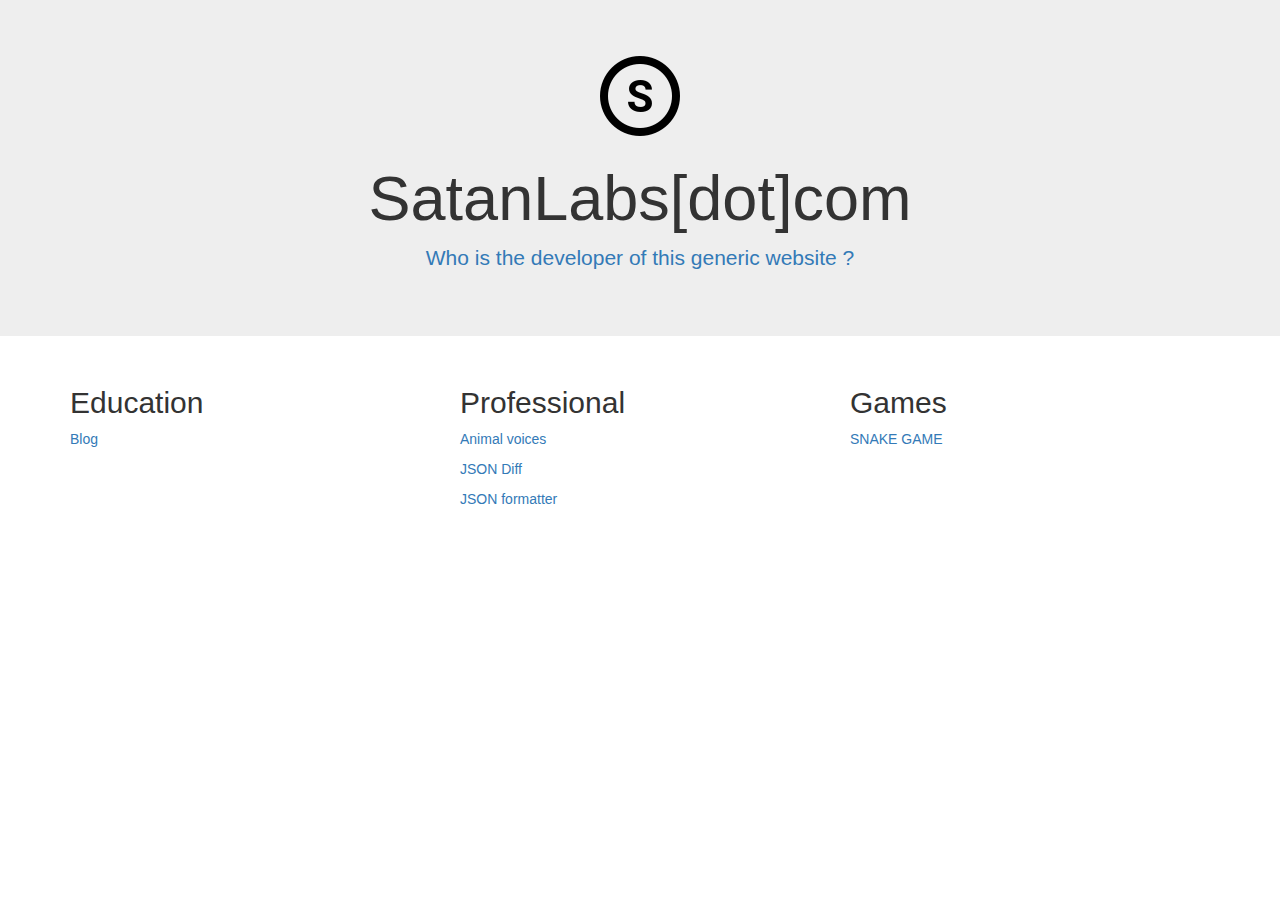
<file: index.html>
<!DOCTYPE html>
<html lang="en">
<head>
	<!--<link rel="icon" href="/assets/images/favicon.png">-->
  <title>SatanLabs, Inc.</title>
  <meta charset="utf-8">
  <meta name="viewport" content="width=device-width, initial-scale=1">
  <link rel="stylesheet" href="/assets/css/bootstrap.min.css">
  <script src="/assets/js/jquery.min.js"></script>
  <script src="/assets/js/bootstrap.min.js"></script>
</head>
<body>

<div class="jumbotron text-center">
  <img src="/assets/images/favicon.png">
  <h1>SatanLabs[dot]com</h1>
  <p><a href="/developer/" target="_blank">Who is the developer of this generic website ?</a></p> 
</div>
  
<div class="container">
  <div class="row">
    <div class="col-sm-4">
      <h2>Education</h2>
      <p><a href="/blog/" target="_blank">Blog</a></p>
    </div>
    <div class="col-sm-4">
      <h2>Professional</h2>
      <p><a href="/animals/" target="_blank">Animal voices</a></p>
      <p><a href="/json/json-diff/" target="_blank">JSON Diff</a></p>
      <p><a href="/json/json-formatter/" target="_blank">JSON formatter</a></p>
      <p></p>
    </div>
    <div class="col-sm-4">
      <h2>Games</h2>        
      <p><a href="/games/snake/" target="_blank">SNAKE GAME</a></p>
    </div>
  </div>
</div>

</body>
</html>
</file>
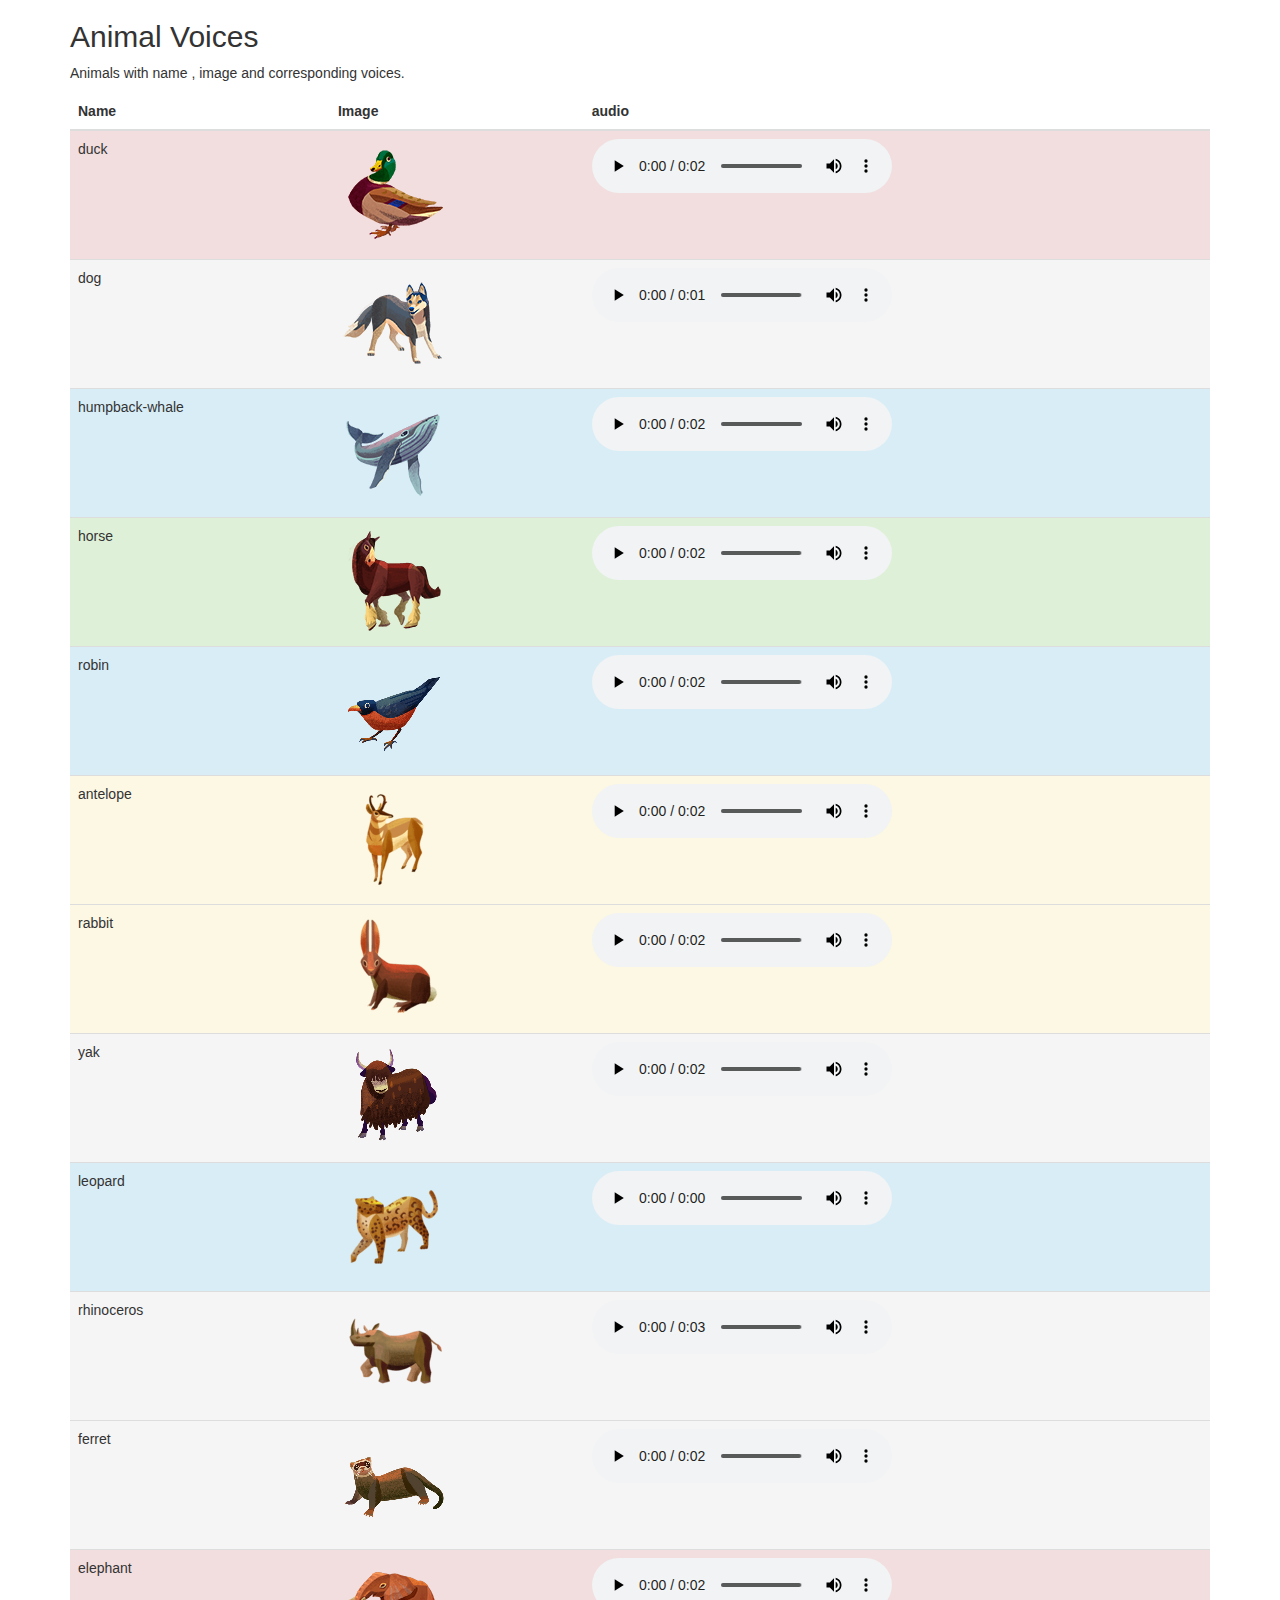
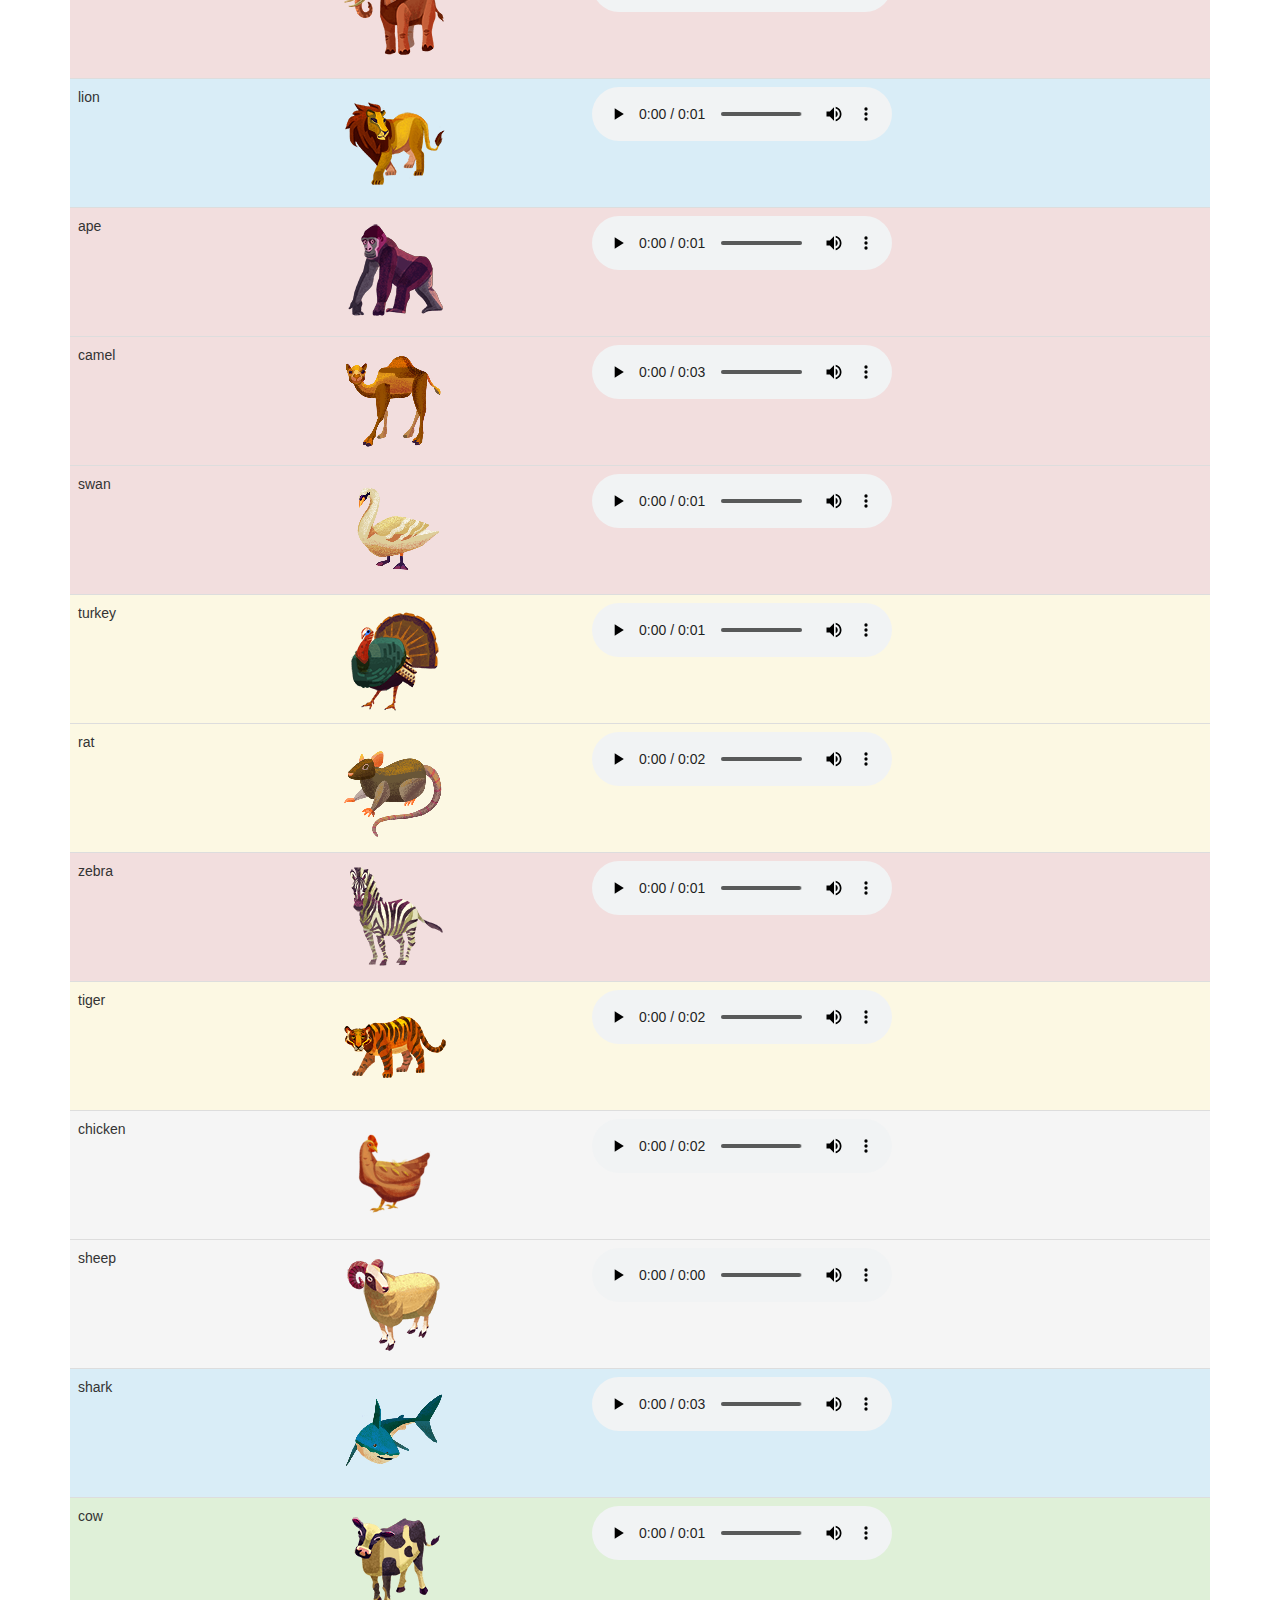
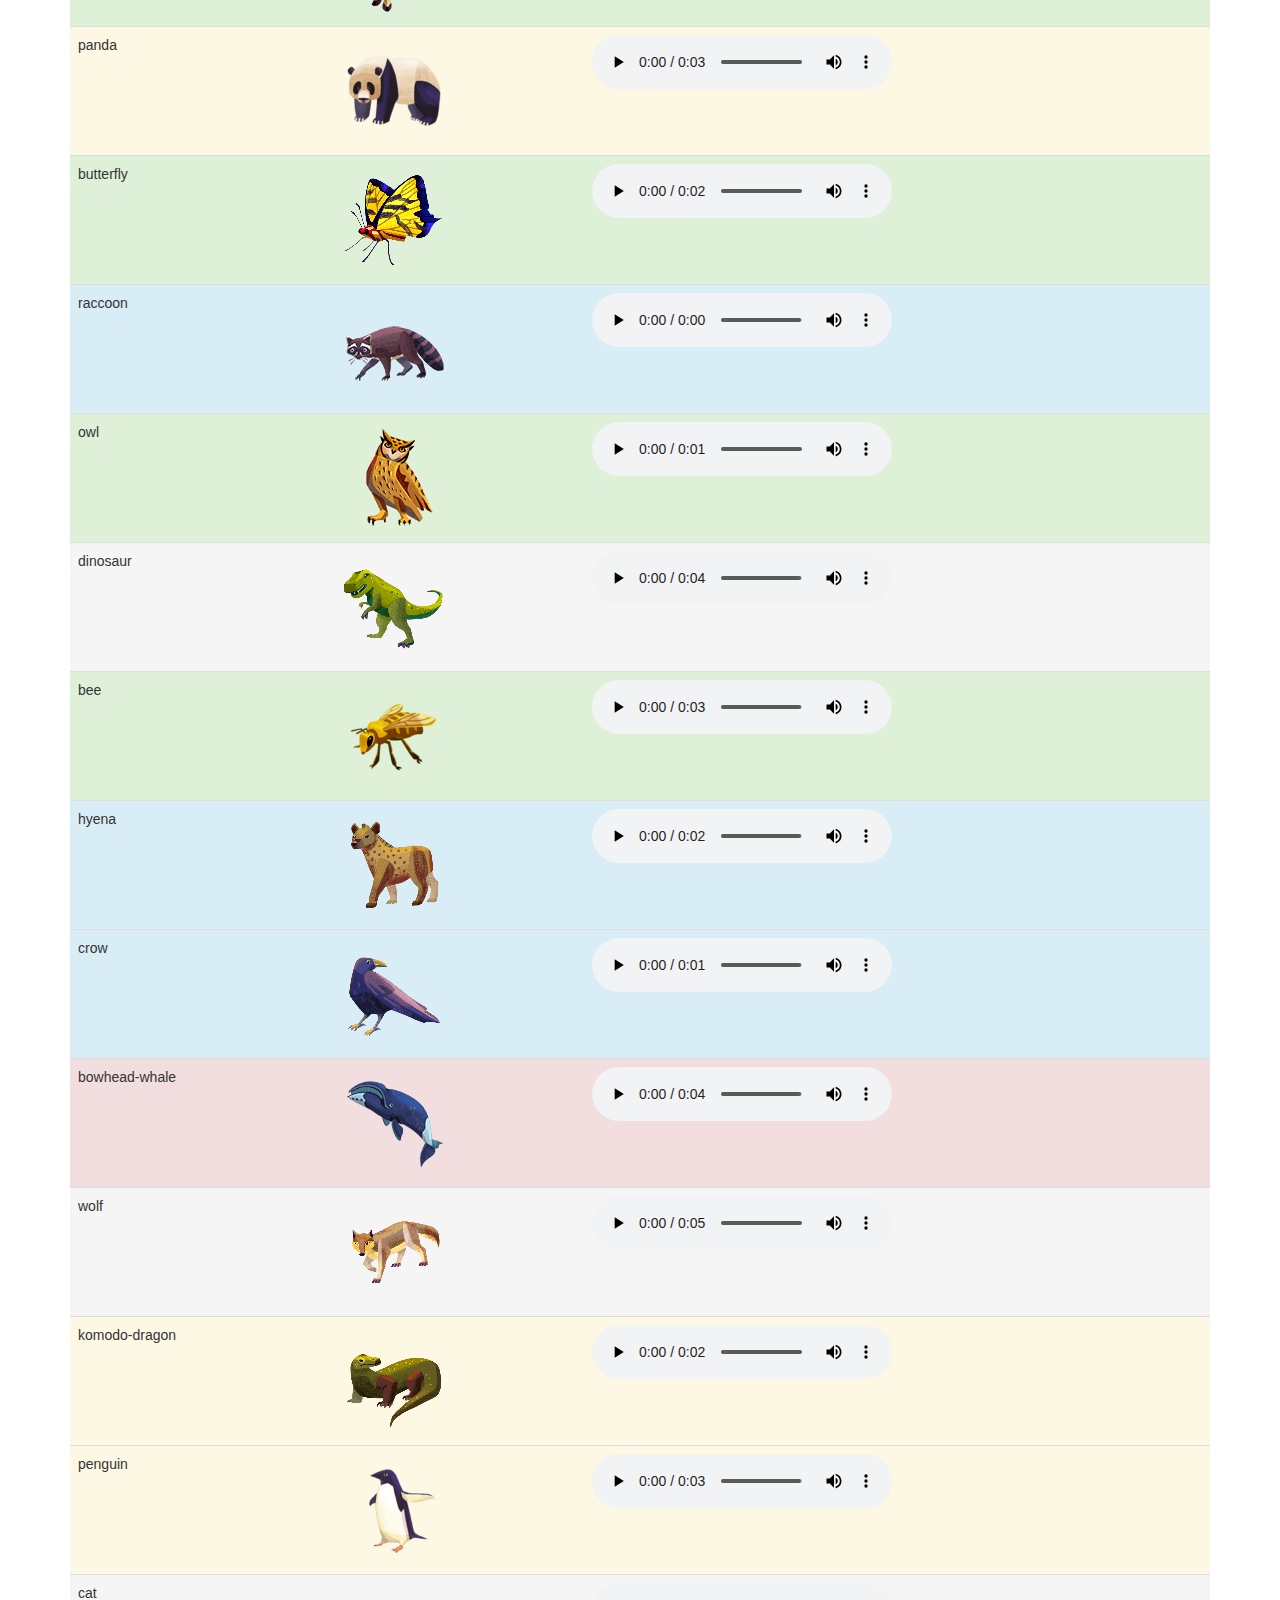
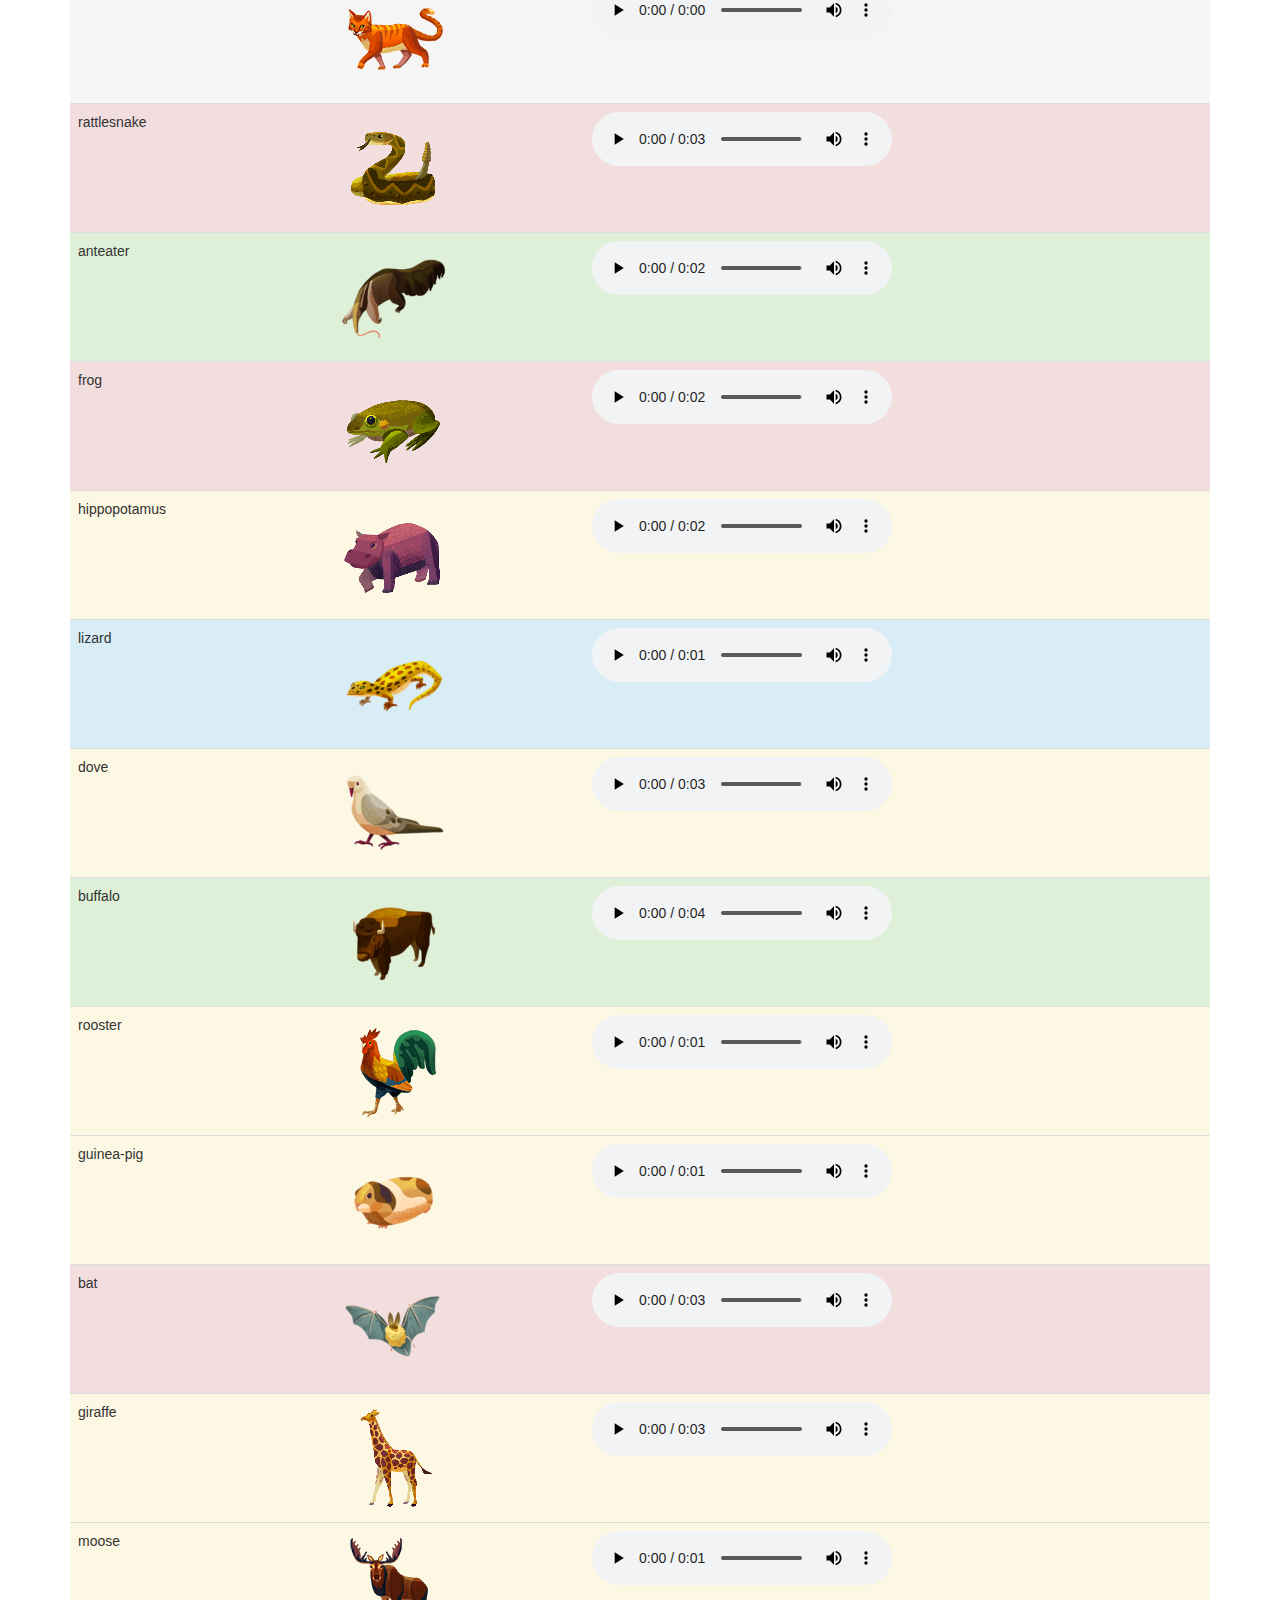
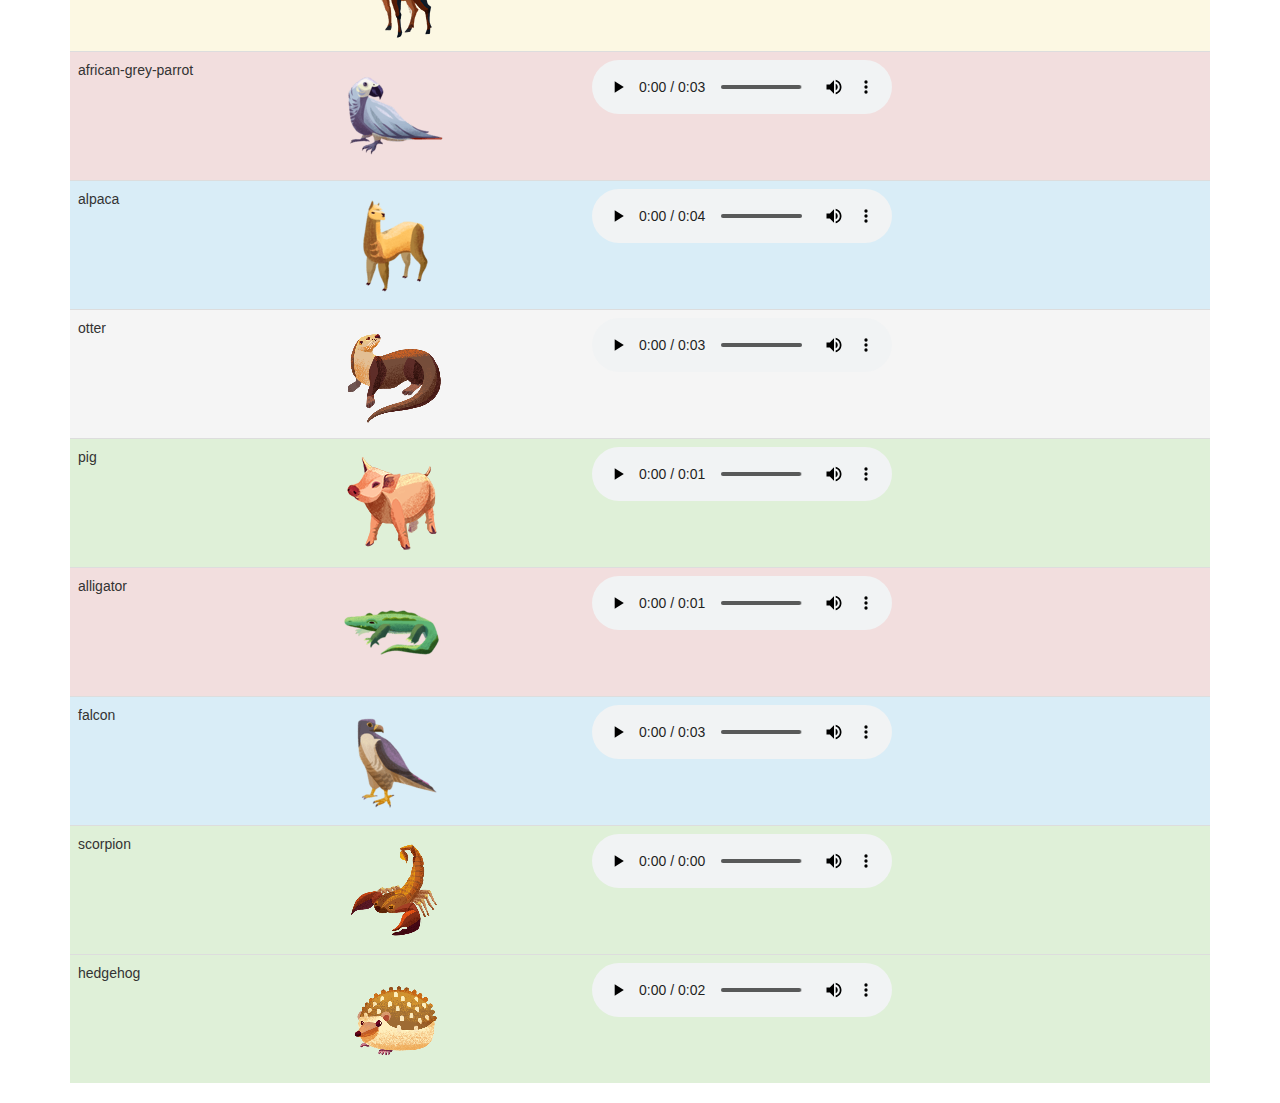
<file: animals/index.html>
<!DOCTYPE html>
<html lang="en">
<head>
  <title>Animal Voices</title>
  <meta charset="utf-8">
  <meta name="viewport" content="width=device-width, initial-scale=1">
  <link rel="stylesheet" href="/assets/css/bootstrap.min.css">
  <script src="/assets/js/jquery.min.js"></script>
  <script src="/assets/js/bootstrap.min.js"></script>
</head>
<body>
<div class="container">
  <h2>Animal Voices</h2>
  <p>Animals with name , image and corresponding voices.</p>
  <table class="table table-hover">
    <thead>
      <tr>
        <th>Name</th>
        <th>Image</th>
        <th>audio</th>
      </tr>
    </thead>
    <tbody>


	<tr class='danger'>
<td>duck</td>
<td><img src='/assets/images/animal_images/duck.png'></td>
<td><audio controls loop='loop'><source src='/assets/audio/animal_voices/duck.mp3' type='audio/mpeg'></audio></td>
</tr>
<tr class='active'>
<td>dog</td>
<td><img src='/assets/images/animal_images/dog.png'></td>
<td><audio controls loop='loop'><source src='/assets/audio/animal_voices/dog.mp3' type='audio/mpeg'></audio></td>
</tr>
<tr class='info'>
<td>humpback-whale</td>
<td><img src='/assets/images/animal_images/humpback-whale.png'></td>
<td><audio controls loop='loop'><source src='/assets/audio/animal_voices/humpback-whale.mp3' type='audio/mpeg'></audio></td>
</tr>
<tr class='success'>
<td>horse</td>
<td><img src='/assets/images/animal_images/horse.png'></td>
<td><audio controls loop='loop'><source src='/assets/audio/animal_voices/horse.mp3' type='audio/mpeg'></audio></td>
</tr>
<tr class='info'>
<td>robin</td>
<td><img src='/assets/images/animal_images/robin.png'></td>
<td><audio controls loop='loop'><source src='/assets/audio/animal_voices/robin.mp3' type='audio/mpeg'></audio></td>
</tr>
<tr class='warning'>
<td>antelope</td>
<td><img src='/assets/images/animal_images/antelope.png'></td>
<td><audio controls loop='loop'><source src='/assets/audio/animal_voices/antelope.mp3' type='audio/mpeg'></audio></td>
</tr>
<tr class='warning'>
<td>rabbit</td>
<td><img src='/assets/images/animal_images/rabbit.png'></td>
<td><audio controls loop='loop'><source src='/assets/audio/animal_voices/rabbit.mp3' type='audio/mpeg'></audio></td>
</tr>
<tr class='active'>
<td>yak</td>
<td><img src='/assets/images/animal_images/yak.png'></td>
<td><audio controls loop='loop'><source src='/assets/audio/animal_voices/yak.mp3' type='audio/mpeg'></audio></td>
</tr>
<tr class='info'>
<td>leopard</td>
<td><img src='/assets/images/animal_images/leopard.png'></td>
<td><audio controls loop='loop'><source src='/assets/audio/animal_voices/leopard.mp3' type='audio/mpeg'></audio></td>
</tr>
<tr class='active'>
<td>rhinoceros</td>
<td><img src='/assets/images/animal_images/rhinoceros.png'></td>
<td><audio controls loop='loop'><source src='/assets/audio/animal_voices/rhinoceros.mp3' type='audio/mpeg'></audio></td>
</tr>
<tr class='active'>
<td>ferret</td>
<td><img src='/assets/images/animal_images/ferret.png'></td>
<td><audio controls loop='loop'><source src='/assets/audio/animal_voices/ferret.mp3' type='audio/mpeg'></audio></td>
</tr>
<tr class='danger'>
<td>elephant</td>
<td><img src='/assets/images/animal_images/elephant.png'></td>
<td><audio controls loop='loop'><source src='/assets/audio/animal_voices/elephant.mp3' type='audio/mpeg'></audio></td>
</tr>
<tr class='info'>
<td>lion</td>
<td><img src='/assets/images/animal_images/lion.png'></td>
<td><audio controls loop='loop'><source src='/assets/audio/animal_voices/lion.mp3' type='audio/mpeg'></audio></td>
</tr>
<tr class='danger'>
<td>ape</td>
<td><img src='/assets/images/animal_images/ape.png'></td>
<td><audio controls loop='loop'><source src='/assets/audio/animal_voices/ape.mp3' type='audio/mpeg'></audio></td>
</tr>
<tr class='danger'>
<td>camel</td>
<td><img src='/assets/images/animal_images/camel.png'></td>
<td><audio controls loop='loop'><source src='/assets/audio/animal_voices/camel.mp3' type='audio/mpeg'></audio></td>
</tr>
<tr class='danger'>
<td>swan</td>
<td><img src='/assets/images/animal_images/swan.png'></td>
<td><audio controls loop='loop'><source src='/assets/audio/animal_voices/swan.mp3' type='audio/mpeg'></audio></td>
</tr>
<tr class='warning'>
<td>turkey</td>
<td><img src='/assets/images/animal_images/turkey.png'></td>
<td><audio controls loop='loop'><source src='/assets/audio/animal_voices/turkey.mp3' type='audio/mpeg'></audio></td>
</tr>
<tr class='warning'>
<td>rat</td>
<td><img src='/assets/images/animal_images/rat.png'></td>
<td><audio controls loop='loop'><source src='/assets/audio/animal_voices/rat.mp3' type='audio/mpeg'></audio></td>
</tr>
<tr class='danger'>
<td>zebra</td>
<td><img src='/assets/images/animal_images/zebra.png'></td>
<td><audio controls loop='loop'><source src='/assets/audio/animal_voices/zebra.mp3' type='audio/mpeg'></audio></td>
</tr>
<tr class='warning'>
<td>tiger</td>
<td><img src='/assets/images/animal_images/tiger.png'></td>
<td><audio controls loop='loop'><source src='/assets/audio/animal_voices/tiger.mp3' type='audio/mpeg'></audio></td>
</tr>
<tr class='active'>
<td>chicken</td>
<td><img src='/assets/images/animal_images/chicken.png'></td>
<td><audio controls loop='loop'><source src='/assets/audio/animal_voices/chicken.mp3' type='audio/mpeg'></audio></td>
</tr>
<tr class='active'>
<td>sheep</td>
<td><img src='/assets/images/animal_images/sheep.png'></td>
<td><audio controls loop='loop'><source src='/assets/audio/animal_voices/sheep.mp3' type='audio/mpeg'></audio></td>
</tr>
<tr class='info'>
<td>shark</td>
<td><img src='/assets/images/animal_images/shark.png'></td>
<td><audio controls loop='loop'><source src='/assets/audio/animal_voices/shark.mp3' type='audio/mpeg'></audio></td>
</tr>
<tr class='success'>
<td>cow</td>
<td><img src='/assets/images/animal_images/cow.png'></td>
<td><audio controls loop='loop'><source src='/assets/audio/animal_voices/cow.mp3' type='audio/mpeg'></audio></td>
</tr>
<tr class='warning'>
<td>panda</td>
<td><img src='/assets/images/animal_images/panda.png'></td>
<td><audio controls loop='loop'><source src='/assets/audio/animal_voices/panda.mp3' type='audio/mpeg'></audio></td>
</tr>
<tr class='success'>
<td>butterfly</td>
<td><img src='/assets/images/animal_images/butterfly.png'></td>
<td><audio controls loop='loop'><source src='/assets/audio/animal_voices/butterfly.mp3' type='audio/mpeg'></audio></td>
</tr>
<tr class='info'>
<td>raccoon</td>
<td><img src='/assets/images/animal_images/raccoon.png'></td>
<td><audio controls loop='loop'><source src='/assets/audio/animal_voices/raccoon.mp3' type='audio/mpeg'></audio></td>
</tr>
<tr class='success'>
<td>owl</td>
<td><img src='/assets/images/animal_images/owl.png'></td>
<td><audio controls loop='loop'><source src='/assets/audio/animal_voices/owl.mp3' type='audio/mpeg'></audio></td>
</tr>
<tr class='active'>
<td>dinosaur</td>
<td><img src='/assets/images/animal_images/dinosaur.png'></td>
<td><audio controls loop='loop'><source src='/assets/audio/animal_voices/dinosaur.mp3' type='audio/mpeg'></audio></td>
</tr>
<tr class='success'>
<td>bee</td>
<td><img src='/assets/images/animal_images/bee.png'></td>
<td><audio controls loop='loop'><source src='/assets/audio/animal_voices/bee.mp3' type='audio/mpeg'></audio></td>
</tr>
<tr class='info'>
<td>hyena</td>
<td><img src='/assets/images/animal_images/hyena.png'></td>
<td><audio controls loop='loop'><source src='/assets/audio/animal_voices/hyena.mp3' type='audio/mpeg'></audio></td>
</tr>
<tr class='info'>
<td>crow</td>
<td><img src='/assets/images/animal_images/crow.png'></td>
<td><audio controls loop='loop'><source src='/assets/audio/animal_voices/crow.mp3' type='audio/mpeg'></audio></td>
</tr>
<tr class='danger'>
<td>bowhead-whale</td>
<td><img src='/assets/images/animal_images/bowhead-whale.png'></td>
<td><audio controls loop='loop'><source src='/assets/audio/animal_voices/bowhead-whale.mp3' type='audio/mpeg'></audio></td>
</tr>
<tr class='active'>
<td>wolf</td>
<td><img src='/assets/images/animal_images/wolf.png'></td>
<td><audio controls loop='loop'><source src='/assets/audio/animal_voices/wolf.mp3' type='audio/mpeg'></audio></td>
</tr>
<tr class='warning'>
<td>komodo-dragon</td>
<td><img src='/assets/images/animal_images/komodo-dragon.png'></td>
<td><audio controls loop='loop'><source src='/assets/audio/animal_voices/komodo-dragon.mp3' type='audio/mpeg'></audio></td>
</tr>
<tr class='warning'>
<td>penguin</td>
<td><img src='/assets/images/animal_images/penguin.png'></td>
<td><audio controls loop='loop'><source src='/assets/audio/animal_voices/penguin.mp3' type='audio/mpeg'></audio></td>
</tr>
<tr class='active'>
<td>cat</td>
<td><img src='/assets/images/animal_images/cat.png'></td>
<td><audio controls loop='loop'><source src='/assets/audio/animal_voices/cat.mp3' type='audio/mpeg'></audio></td>
</tr>
<tr class='danger'>
<td>rattlesnake</td>
<td><img src='/assets/images/animal_images/rattlesnake.png'></td>
<td><audio controls loop='loop'><source src='/assets/audio/animal_voices/rattlesnake.mp3' type='audio/mpeg'></audio></td>
</tr>
<tr class='success'>
<td>anteater</td>
<td><img src='/assets/images/animal_images/anteater.png'></td>
<td><audio controls loop='loop'><source src='/assets/audio/animal_voices/anteater.mp3' type='audio/mpeg'></audio></td>
</tr>
<tr class='danger'>
<td>frog</td>
<td><img src='/assets/images/animal_images/frog.png'></td>
<td><audio controls loop='loop'><source src='/assets/audio/animal_voices/frog.mp3' type='audio/mpeg'></audio></td>
</tr>
<tr class='warning'>
<td>hippopotamus</td>
<td><img src='/assets/images/animal_images/hippopotamus.png'></td>
<td><audio controls loop='loop'><source src='/assets/audio/animal_voices/hippopotamus.mp3' type='audio/mpeg'></audio></td>
</tr>
<tr class='info'>
<td>lizard</td>
<td><img src='/assets/images/animal_images/lizard.png'></td>
<td><audio controls loop='loop'><source src='/assets/audio/animal_voices/lizard.mp3' type='audio/mpeg'></audio></td>
</tr>
<tr class='warning'>
<td>dove</td>
<td><img src='/assets/images/animal_images/dove.png'></td>
<td><audio controls loop='loop'><source src='/assets/audio/animal_voices/dove.mp3' type='audio/mpeg'></audio></td>
</tr>
<tr class='success'>
<td>buffalo</td>
<td><img src='/assets/images/animal_images/buffalo.png'></td>
<td><audio controls loop='loop'><source src='/assets/audio/animal_voices/buffalo.mp3' type='audio/mpeg'></audio></td>
</tr>
<tr class='warning'>
<td>rooster</td>
<td><img src='/assets/images/animal_images/rooster.png'></td>
<td><audio controls loop='loop'><source src='/assets/audio/animal_voices/rooster.mp3' type='audio/mpeg'></audio></td>
</tr>
<tr class='warning'>
<td>guinea-pig</td>
<td><img src='/assets/images/animal_images/guinea-pig.png'></td>
<td><audio controls loop='loop'><source src='/assets/audio/animal_voices/guinea-pig.mp3' type='audio/mpeg'></audio></td>
</tr>
<tr class='danger'>
<td>bat</td>
<td><img src='/assets/images/animal_images/bat.png'></td>
<td><audio controls loop='loop'><source src='/assets/audio/animal_voices/bat.mp3' type='audio/mpeg'></audio></td>
</tr>
<tr class='warning'>
<td>giraffe</td>
<td><img src='/assets/images/animal_images/giraffe.png'></td>
<td><audio controls loop='loop'><source src='/assets/audio/animal_voices/giraffe.mp3' type='audio/mpeg'></audio></td>
</tr>
<tr class='warning'>
<td>moose</td>
<td><img src='/assets/images/animal_images/moose.png'></td>
<td><audio controls loop='loop'><source src='/assets/audio/animal_voices/moose.mp3' type='audio/mpeg'></audio></td>
</tr>
<tr class='danger'>
<td>african-grey-parrot</td>
<td><img src='/assets/images/animal_images/african-grey-parrot.png'></td>
<td><audio controls loop='loop'><source src='/assets/audio/animal_voices/african-grey-parrot.mp3' type='audio/mpeg'></audio></td>
</tr>
<tr class='info'>
<td>alpaca</td>
<td><img src='/assets/images/animal_images/alpaca.png'></td>
<td><audio controls loop='loop'><source src='/assets/audio/animal_voices/alpaca.mp3' type='audio/mpeg'></audio></td>
</tr>
<tr class='active'>
<td>otter</td>
<td><img src='/assets/images/animal_images/otter.png'></td>
<td><audio controls loop='loop'><source src='/assets/audio/animal_voices/otter.mp3' type='audio/mpeg'></audio></td>
</tr>
<tr class='success'>
<td>pig</td>
<td><img src='/assets/images/animal_images/pig.png'></td>
<td><audio controls loop='loop'><source src='/assets/audio/animal_voices/pig.mp3' type='audio/mpeg'></audio></td>
</tr>
<tr class='danger'>
<td>alligator</td>
<td><img src='/assets/images/animal_images/alligator.png'></td>
<td><audio controls loop='loop'><source src='/assets/audio/animal_voices/alligator.mp3' type='audio/mpeg'></audio></td>
</tr>
<tr class='info'>
<td>falcon</td>
<td><img src='/assets/images/animal_images/falcon.png'></td>
<td><audio controls loop='loop'><source src='/assets/audio/animal_voices/falcon.mp3' type='audio/mpeg'></audio></td>
</tr>
<tr class='success'>
<td>scorpion</td>
<td><img src='/assets/images/animal_images/scorpion.png'></td>
<td><audio controls loop='loop'><source src='/assets/audio/animal_voices/scorpion.mp3' type='audio/mpeg'></audio></td>
</tr>
<tr class='success'>
<td>hedgehog</td>
<td><img src='/assets/images/animal_images/hedgehog.png'></td>
<td><audio controls loop='loop'><source src='/assets/audio/animal_voices/hedgehog.mp3' type='audio/mpeg'></audio></td>
</tr>



 </tbody>
</table>
</div>


</body>
</html>
</file>
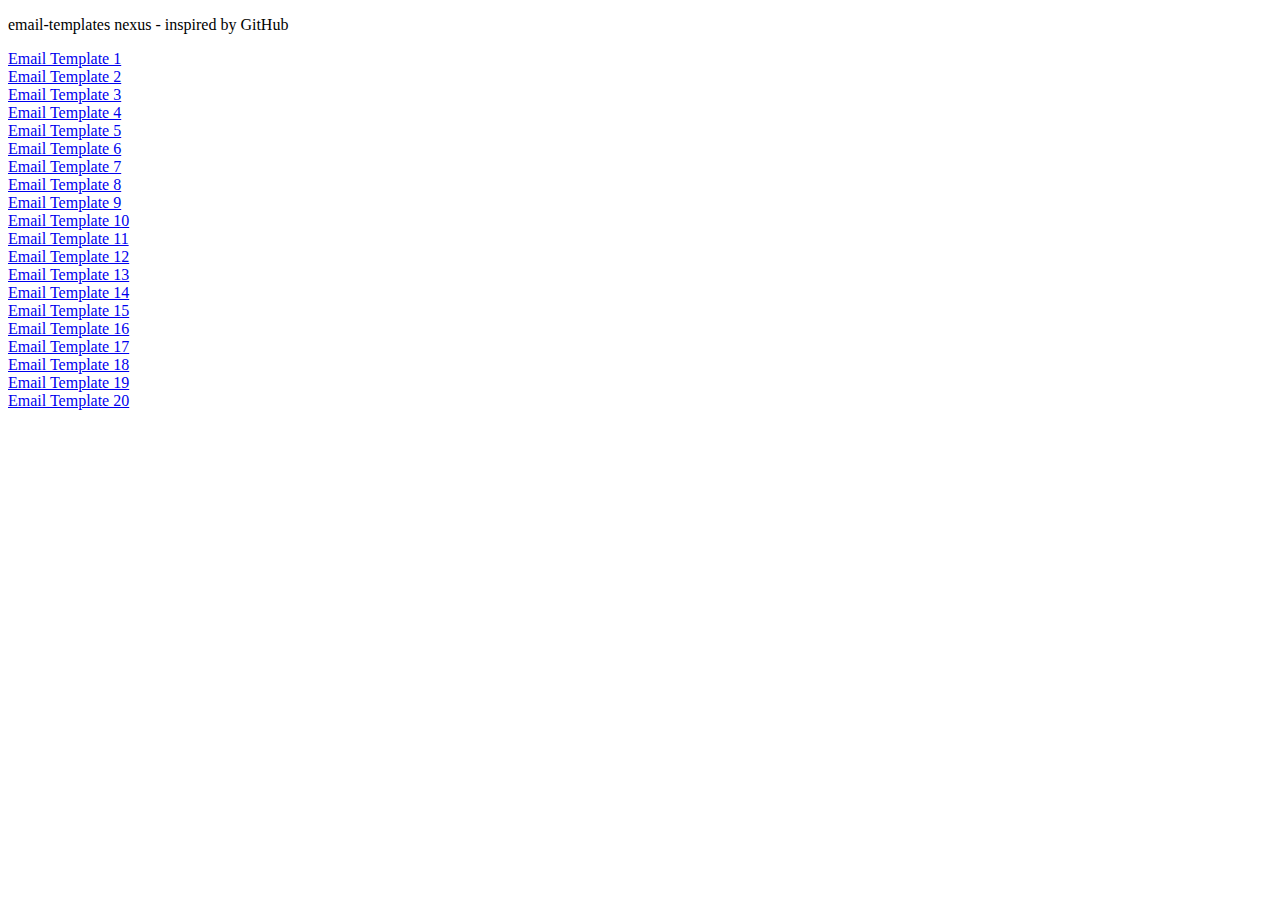
<file: email-templates/index.html>
<!DOCTYPE html>
<html>
<head>
	<title>Email-Templates</title>
</head>
<body>
	<p>email-templates nexus - inspired by GitHub</p>
	<div id="myDiv"></div>
	<script type="text/javascript">
		var mydiv = document.getElementById("myDiv");
		for(let i = 1 ; i <= 20 ;i++){
			var aTag = document.createElement('a');
			aTag.setAttribute('href',"http://satanlabs.github.io/email-templates/" + i);
			aTag.setAttribute('target',"_blank");
			aTag.innerHTML = "Email Template " + i;

			mydiv.appendChild(aTag);
			mydiv.appendChild(document.createElement('br'));	
		}
	</script>


</body>
</html>
</file>
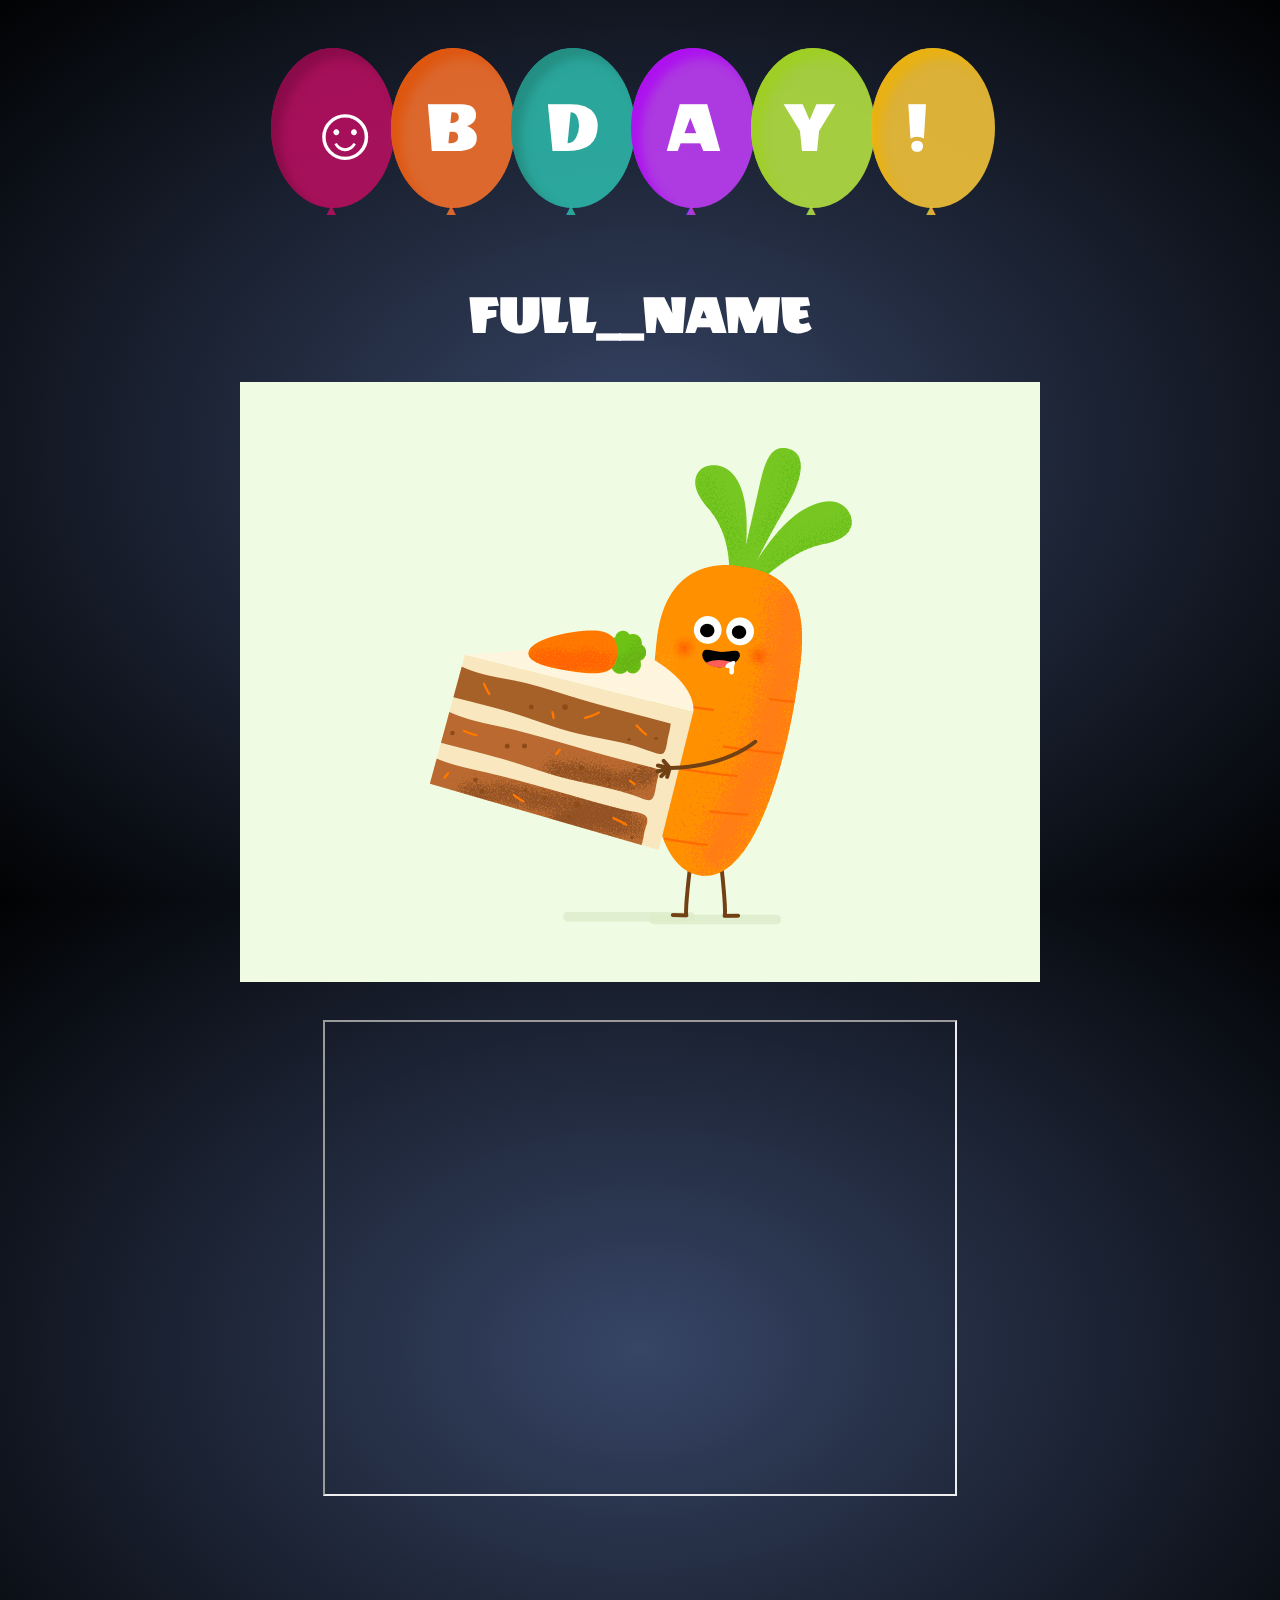
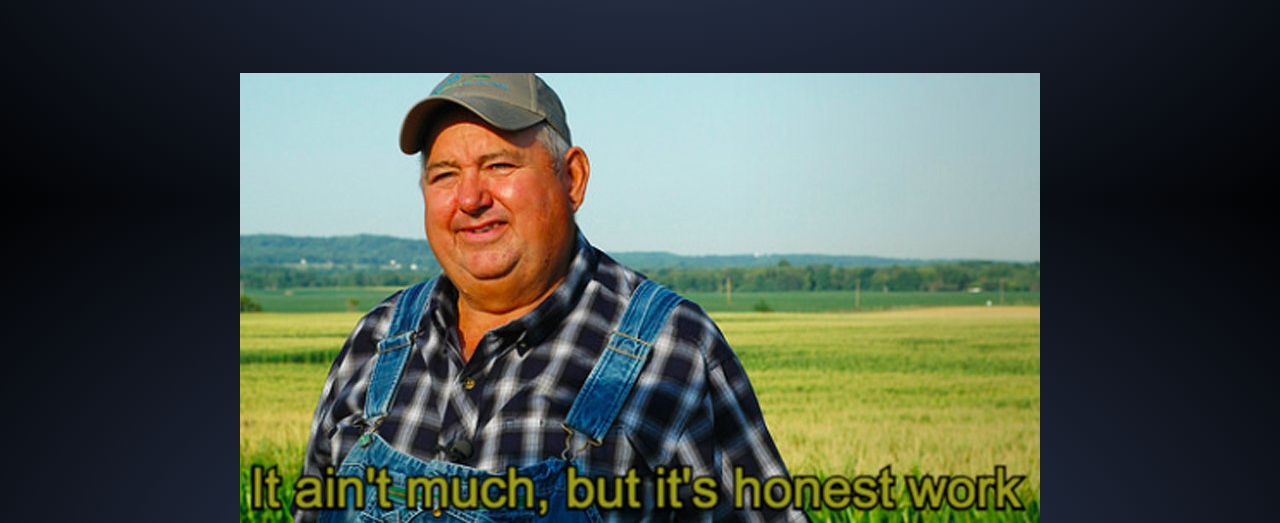
<file: happy-birthday-__NAME/index.html>
<html __fvdsurfcanyoninserted="1" class=" clickberry-extension clickberry-extension-standalone clickberry-extension clickberry-extension-standalone clickberry-extension clickberry-extension-standalone">
<head>
	<meta charset="UTF-8">
	<meta property="og:url" content="https://satanlabs.com/happy-birthday-__NAME/">
    <meta property="og:site_name" content="__NAME">
    <meta property="og:title" content="Happy birthday wishing to Mr. __NAME">
    <meta property="og:description" content="A happy-birthday to Mr. __NAME by Taarak Mehta">
    <meta property="og:image" content="https://satanlabs.com/happy-birthday-__NAME/cake.png">
    <meta property="og:image:type" content="image/png">
    <meta property="og:image:width" content="600">
    <meta property="og:image:height" content="555">

	<title>&quot;Happy Birthday - FULL__NAME  &quot;</title>
	<style>
		/* If you can't see it just hit space in here*/
        body {
			font-family:'Wendy One', sans-serif;
        }
			
			body {
  background-image: -webkit-gradient(radial, 50% 50%, 0, 50% 50%, 100, color-stop(0%, #374566), color-stop(100%, #010203));
  background-image: -webkit-radial-gradient(#374566, #010203);
  background-image: -moz-radial-gradient(#374566, #010203);
  background-image: -o-radial-gradient(#374566, #010203);
  background-image: radial-gradient(#374566, #010203);
}
            span {
                text-transform: uppercase;
            }
            .container {
                width: 800px;
                height: 420px;
                padding: 10px;
                margin: 0 auto;
                position: relative;
            }
            .balloon {
                width: 738px;
                margin: 0 auto;
                padding-top: 30px;
                position: relative;
            }
            .balloon > div {
                width: 104px;
                height: 140px;
                background: rgba(182, 15, 97, 0.9);
                border-radius: 0;
                border-radius: 80% 80% 80% 80%;
                margin: 0 auto;
                position: absolute;
                padding: 10px;
                box-shadow: inset 17px 7px 10px rgba(182, 15, 97, 0.9);
                -webkit-transform-origin: bottom center;
            }
            .balloon > div:nth-child(1) {
                background: rgba(182, 15, 97, 0.9);
                left: 0;
                box-shadow: inset 10px 10px 10px rgba(135, 11, 72, 0.9);
                -webkit-animation: balloon1 6s ease-in-out infinite;
                -moz-animation: balloon1 6s ease-in-out infinite;
                -o-animation: balloon1 6s ease-in-out infinite;
                animation: balloon1 6s ease-in-out infinite;
            }
            .balloon > div:nth-child(1):before {
                color: rgba(182, 15, 97, 0.9);
            }
            .balloon > div:nth-child(2) {
                background: rgba(242, 112, 45, 0.9);
                left: 120px;
                box-shadow: inset 10px 10px 10px rgba(222, 85, 14, 0.9);
                -webkit-animation: balloon2 6s ease-in-out infinite;
                -moz-animation: balloon2 6s ease-in-out infinite;
                -o-animation: balloon2 6s ease-in-out infinite;
                animation: balloon2 6s ease-in-out infinite;
            }
            .balloon > div:nth-child(2):before {
                color: rgba(242, 112, 45, 0.9);
            }
            .balloon > div:nth-child(3) {
                background: rgba(45, 181, 167, 0.9);
                left: 240px;
                box-shadow: inset 10px 10px 10px rgba(35, 140, 129, 0.9);
                -webkit-animation: balloon4 6s ease-in-out infinite;
                -moz-animation: balloon4 6s ease-in-out infinite;
                -o-animation: balloon4 6s ease-in-out infinite;
                animation: balloon4 6s ease-in-out infinite;
            }
            .balloon > div:nth-child(3):before {
                color: rgba(45, 181, 167, 0.9);
            }
            .balloon > div:nth-child(4) {
                background: rgba(190, 61, 244, 0.9);
                left: 360px;
                box-shadow: inset 10px 10px 10px rgba(173, 14, 240, 0.9);
                -webkit-animation: balloon1 5s ease-in-out infinite;
                -moz-animation: balloon1 5s ease-in-out infinite;
                -o-animation: balloon1 5s ease-in-out infinite;
                animation: balloon1 5s ease-in-out infinite;
            }
            .balloon > div:nth-child(4):before {
                color: rgba(190, 61, 244, 0.9);
            }
            .balloon > div:nth-child(5) {
                background: rgba(180, 224, 67, 0.9);
                left: 480px;
                box-shadow: inset 10px 10px 10px rgba(158, 206, 34, 0.9);
                -webkit-animation: balloon3 5s ease-in-out infinite;
                -moz-animation: balloon3 5s ease-in-out infinite;
                -o-animation: balloon3 5s ease-in-out infinite;
                animation: balloon3 5s ease-in-out infinite;
            }
            .balloon > div:nth-child(5):before {
                color: rgba(180, 224, 67, 0.9);
            }
            .balloon > div:nth-child(6) {
                background: rgba(242, 194, 58, 0.9);
                left: 600px;
                box-shadow: inset 10px 10px 10px rgba(234, 177, 15, 0.9);
                -webkit-animation: balloon2 3s ease-in-out infinite;
                -moz-animation: balloon2 3s ease-in-out infinite;
                -o-animation: balloon2 3s ease-in-out infinite;
                animation: balloon2 3s ease-in-out infinite;
            }
            .balloon > div:nth-child(6):before {
                color: rgba(242, 194, 58, 0.9);
            }
            .balloon > div:before {
                color: rgba(182, 15, 97, 0.9);
                position: absolute;
                bottom: -11px;
                left: 52px;
                content:"▲";
                font-size: 1em;
            }
            span {
                font-size: 4.8em;
                color: white;
                position: relative;
                top: 30px;
                left: 50%;
                margin-left: -27px;
            }
            /*BALLOON 1 4*/
            @-webkit-keyframes balloon1 {
                0%, 100% {
                    -webkit-transform: translateY(0) rotate(-6deg);
                }
                50% {
                    -webkit-transform: translateY(-20px) rotate(8deg);
                }
            }
            @-moz-keyframes balloon1 {
                0%, 100% {
                    -moz-transform: translateY(0) rotate(-6deg);
                }
                50% {
                    -moz-transform: translateY(-20px) rotate(8deg);
                }
            }
            @-o-keyframes balloon1 {
                0%, 100% {
                    -o-transform: translateY(0) rotate(-6deg);
                }
                50% {
                    -o-transform: translateY(-20px) rotate(8deg);
                }
            }
            @keyframes balloon1 {
                0%, 100% {
                    transform: translateY(0) rotate(-6deg);
                }
                50% {
                    transform: translateY(-20px) rotate(8deg);
                }
            }
            /* BAllOON 2 5*/
            @-webkit-keyframes balloon2 {
                0%, 100% {
                    -webkit-transform: translateY(0) rotate(6eg);
                }
                50% {
                    -webkit-transform: translateY(-30px) rotate(-8deg);
                }
            }
            @-moz-keyframes balloon2 {
                0%, 100% {
                    -moz-transform: translateY(0) rotate(6deg);
                }
                50% {
                    -moz-transform: translateY(-30px) rotate(-8deg);
                }
            }
            @-o-keyframes balloon2 {
                0%, 100% {
                    -o-transform: translateY(0) rotate(6deg);
                }
                50% {
                    -o-transform: translateY(-30px) rotate(-8deg);
                }
            }
            @keyframes balloon2 {
                0%, 100% {
                    transform: translateY(0) rotate(6deg);
                }
                50% {
                    transform: translateY(-30px) rotate(-8deg);
                }
            }
            /* BAllOON 0*/
            @-webkit-keyframes balloon3 {
                0%, 100% {
                    -webkit-transform: translate(0, -10px) rotate(6eg);
                }
                50% {
                    -webkit-transform: translate(-20px, 30px) rotate(-8deg);
                }
            }
            @-moz-keyframes balloon3 {
                0%, 100% {
                    -moz-transform: translate(0, -10px) rotate(6eg);
                }
                50% {
                    -moz-transform: translate(-20px, 30px) rotate(-8deg);
                }
            }
            @-o-keyframes balloon3 {
                0%, 100% {
                    -o-transform: translate(0, -10px) rotate(6eg);
                }
                50% {
                    -o-transform: translate(-20px, 30px) rotate(-8deg);
                }
            }
            @keyframes balloon3 {
                0%, 100% {
                    transform: translate(0, -10px) rotate(6eg);
                }
                50% {
                    transform: translate(-20px, 30px) rotate(-8deg);
                }
            }
            /* BAllOON 3*/
            @-webkit-keyframes balloon4 {
                0%, 100% {
                    -webkit-transform: translate(10px, -10px) rotate(-8eg);
                }
                50% {
                    -webkit-transform: translate(-15px, 20px) rotate(10deg);
                }
            }
            @-moz-keyframes balloon4 {
                0%, 100% {
                    -moz-transform: translate(10px, -10px) rotate(-8eg);
                }
                50% {
                    -moz-transform: translate(-15px, 10px) rotate(10deg);
                }
            }
            @-o-keyframes balloon4 {
                0%, 100% {
                    -o-transform: translate(10px, -10px) rotate(-8eg);
                }
                50% {
                    -o-transform: translate(-15px, 10px) rotate(10deg);
                }
            }
            @keyframes balloon4 {
                0%, 100% {
                    transform: translate(10px, -10px) rotate(-8eg);
                }
                50% {
                    transform: translate(-15px, 10px) rotate(10deg);
                }
            }
            h1 {
                position: relative;
                top: 200px;
                text-align: center;
                color: white;
                font-size: 3.5em;
            }
        </style>
        <script>
            window.open = function() {};
            window.print = function() {};
            // Support hover state for mobile.
            if (false) {
                window.ontouchstart = function() {};
            }
        </script>
        <script type="text/javascript" src="chrome-extension://bfbmjmiodbnnpllbbbfblcplfjjepjdn/js/injected.js"></script>
        <meta content="clickberry-extension-here">
        <meta content="clickberry-extension-here">
        <style type="text/css"></style>
        <style type="text/css"></style>
    <style type="text/css"></style><style type="text/css"></style><script type="text/javascript" src="chrome-extension://bfbmjmiodbnnpllbbbfblcplfjjepjdn/js/injected.js"></script><meta content="clickberry-extension-here"></head>
    
    <body>
        <link href="https://fonts.googleapis.com/css?family=Wendy+One" rel="stylesheet" type="text/css">
        <div class="container">
            <div class="balloon">
                <div><span>☺</span>
                </div>
                <div><span>B</span>
                </div>
                <div><span>D</span>
                </div>
                <div><span>A</span>
                </div>
                <div><span>Y</span>
                </div>
                <div><span>!</span>
                </div>
            </div>

             <h1>FULL__NAME </h1>

             <h1> 
             	<img src="cc.gif" />
             </h1>

             <h1>
             	<iframe width="630" height="472"
src="https://www.youtube.com/embed/0hGGaVCCqPk?autoplay=1">
</iframe>
             </h1>

             <br /><br /><br /><br /><br /><br />
             <h1> 
             	<img src="work.jpg" />
             </h1>

        </div>
        <script>
            
        </script>
        <script>
            if (document.location.search.match(/type=embed/gi)) {
                window.parent.postMessage('resize', "*");
            }
        </script>
    

</body></html>
</file>
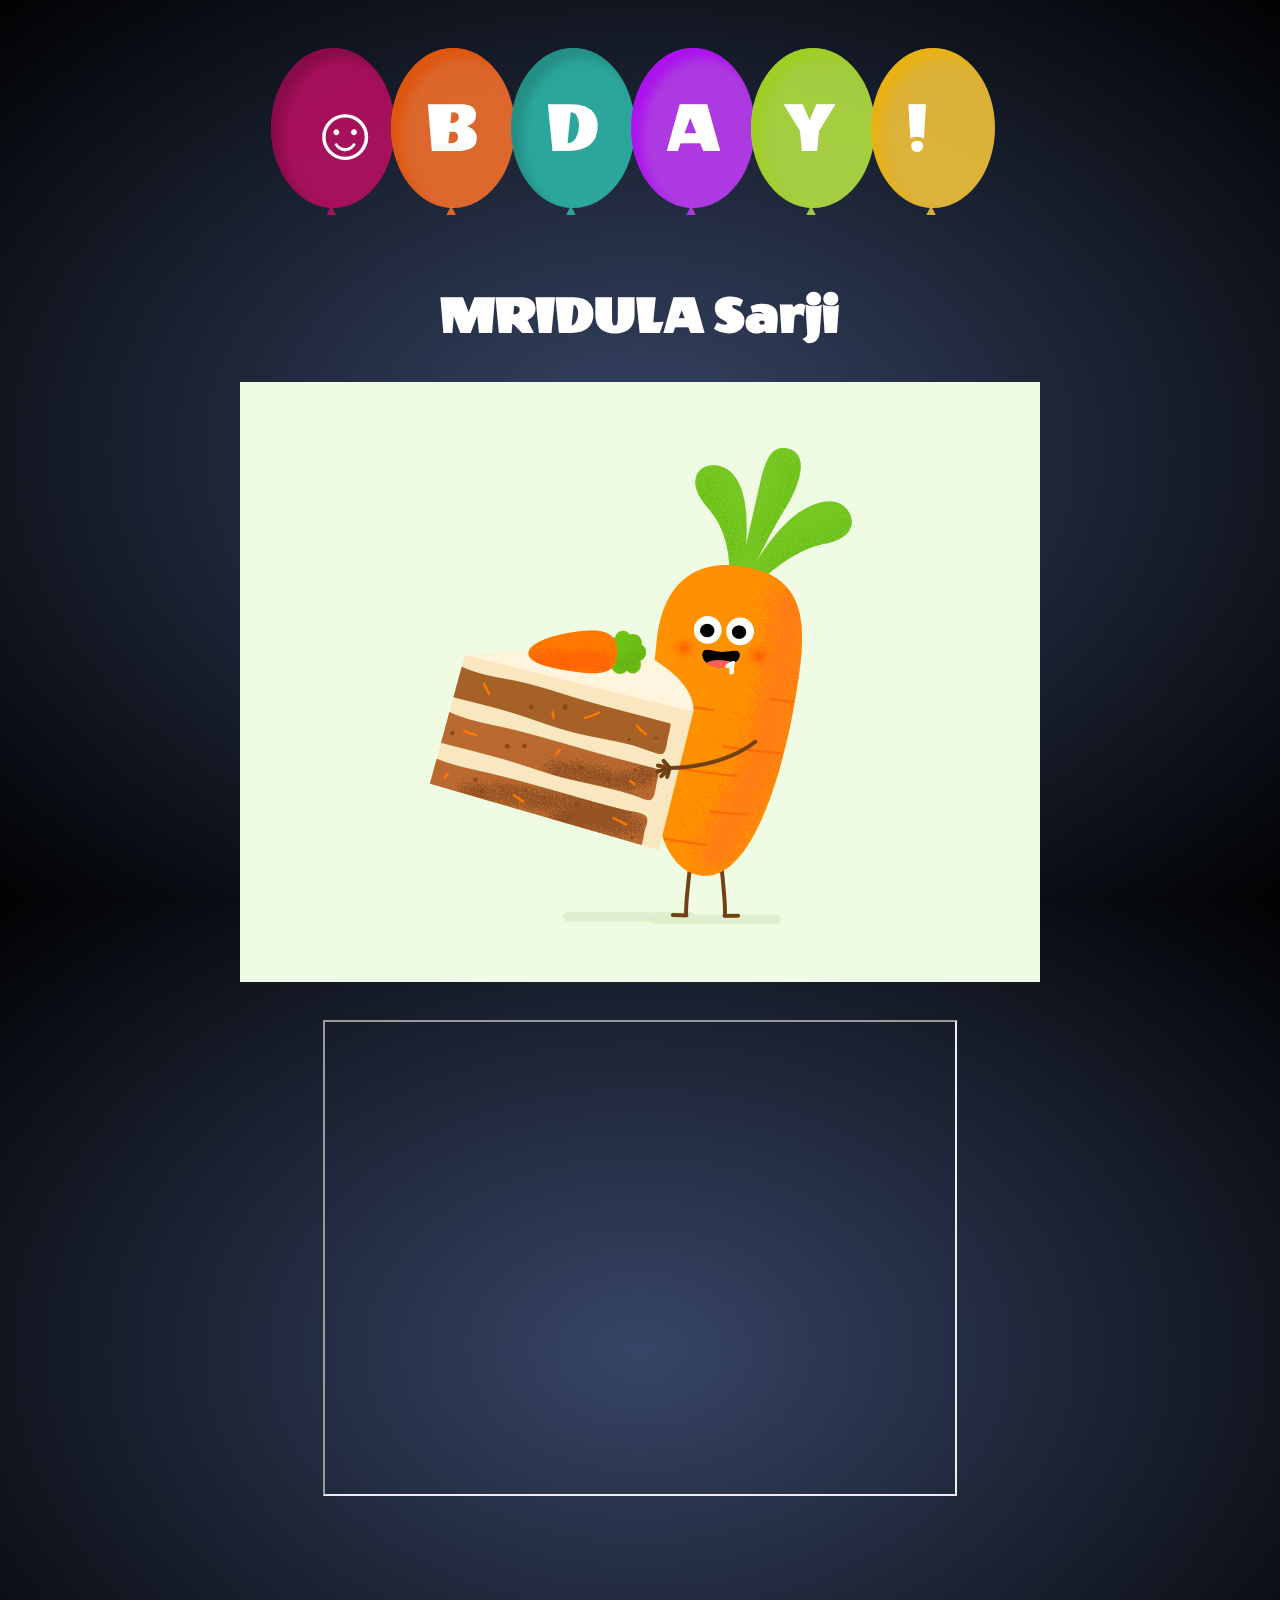
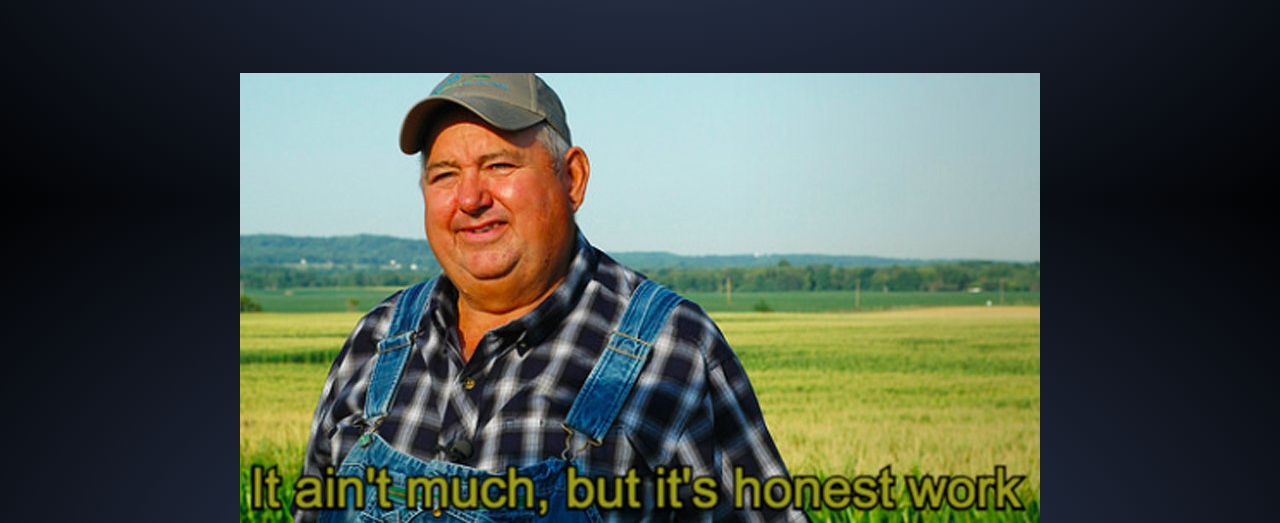
<file: happy-birthday-sarji/index.html>
<html __fvdsurfcanyoninserted="1" class=" clickberry-extension clickberry-extension-standalone clickberry-extension clickberry-extension-standalone clickberry-extension clickberry-extension-standalone">
<head>
	<meta charset="UTF-8">
	<meta property="og:url" content="https://satanlabs.com/happy-birthday-sarji/">
    <meta property="og:site_name" content="sarji">
    <meta property="og:title" content="Happy birthday wishing to Mr. sarji">
    <meta property="og:description" content="A happy-birthday to Mr. sarji by Taarak Mehta">
    <meta property="og:image" content="https://satanlabs.com/happy-birthday-sarji/cake.png">
    <meta property="og:image:type" content="image/png">
    <meta property="og:image:width" content="600">
    <meta property="og:image:height" content="555">

	<title>&quot;Happy Birthday - Ms. Mridula Sarji &quot;</title>
	<style>
		/* If you can't see it just hit space in here*/
        body {
			font-family:'Wendy One', sans-serif;
        }
			
			body {
  background-image: -webkit-gradient(radial, 50% 50%, 0, 50% 50%, 100, color-stop(0%, #374566), color-stop(100%, #010203));
  background-image: -webkit-radial-gradient(#374566, #010203);
  background-image: -moz-radial-gradient(#374566, #010203);
  background-image: -o-radial-gradient(#374566, #010203);
  background-image: radial-gradient(#374566, #010203);
}
            span {
                text-transform: uppercase;
            }
            .container {
                width: 800px;
                height: 420px;
                padding: 10px;
                margin: 0 auto;
                position: relative;
            }
            .balloon {
                width: 738px;
                margin: 0 auto;
                padding-top: 30px;
                position: relative;
            }
            .balloon > div {
                width: 104px;
                height: 140px;
                background: rgba(182, 15, 97, 0.9);
                border-radius: 0;
                border-radius: 80% 80% 80% 80%;
                margin: 0 auto;
                position: absolute;
                padding: 10px;
                box-shadow: inset 17px 7px 10px rgba(182, 15, 97, 0.9);
                -webkit-transform-origin: bottom center;
            }
            .balloon > div:nth-child(1) {
                background: rgba(182, 15, 97, 0.9);
                left: 0;
                box-shadow: inset 10px 10px 10px rgba(135, 11, 72, 0.9);
                -webkit-animation: balloon1 6s ease-in-out infinite;
                -moz-animation: balloon1 6s ease-in-out infinite;
                -o-animation: balloon1 6s ease-in-out infinite;
                animation: balloon1 6s ease-in-out infinite;
            }
            .balloon > div:nth-child(1):before {
                color: rgba(182, 15, 97, 0.9);
            }
            .balloon > div:nth-child(2) {
                background: rgba(242, 112, 45, 0.9);
                left: 120px;
                box-shadow: inset 10px 10px 10px rgba(222, 85, 14, 0.9);
                -webkit-animation: balloon2 6s ease-in-out infinite;
                -moz-animation: balloon2 6s ease-in-out infinite;
                -o-animation: balloon2 6s ease-in-out infinite;
                animation: balloon2 6s ease-in-out infinite;
            }
            .balloon > div:nth-child(2):before {
                color: rgba(242, 112, 45, 0.9);
            }
            .balloon > div:nth-child(3) {
                background: rgba(45, 181, 167, 0.9);
                left: 240px;
                box-shadow: inset 10px 10px 10px rgba(35, 140, 129, 0.9);
                -webkit-animation: balloon4 6s ease-in-out infinite;
                -moz-animation: balloon4 6s ease-in-out infinite;
                -o-animation: balloon4 6s ease-in-out infinite;
                animation: balloon4 6s ease-in-out infinite;
            }
            .balloon > div:nth-child(3):before {
                color: rgba(45, 181, 167, 0.9);
            }
            .balloon > div:nth-child(4) {
                background: rgba(190, 61, 244, 0.9);
                left: 360px;
                box-shadow: inset 10px 10px 10px rgba(173, 14, 240, 0.9);
                -webkit-animation: balloon1 5s ease-in-out infinite;
                -moz-animation: balloon1 5s ease-in-out infinite;
                -o-animation: balloon1 5s ease-in-out infinite;
                animation: balloon1 5s ease-in-out infinite;
            }
            .balloon > div:nth-child(4):before {
                color: rgba(190, 61, 244, 0.9);
            }
            .balloon > div:nth-child(5) {
                background: rgba(180, 224, 67, 0.9);
                left: 480px;
                box-shadow: inset 10px 10px 10px rgba(158, 206, 34, 0.9);
                -webkit-animation: balloon3 5s ease-in-out infinite;
                -moz-animation: balloon3 5s ease-in-out infinite;
                -o-animation: balloon3 5s ease-in-out infinite;
                animation: balloon3 5s ease-in-out infinite;
            }
            .balloon > div:nth-child(5):before {
                color: rgba(180, 224, 67, 0.9);
            }
            .balloon > div:nth-child(6) {
                background: rgba(242, 194, 58, 0.9);
                left: 600px;
                box-shadow: inset 10px 10px 10px rgba(234, 177, 15, 0.9);
                -webkit-animation: balloon2 3s ease-in-out infinite;
                -moz-animation: balloon2 3s ease-in-out infinite;
                -o-animation: balloon2 3s ease-in-out infinite;
                animation: balloon2 3s ease-in-out infinite;
            }
            .balloon > div:nth-child(6):before {
                color: rgba(242, 194, 58, 0.9);
            }
            .balloon > div:before {
                color: rgba(182, 15, 97, 0.9);
                position: absolute;
                bottom: -11px;
                left: 52px;
                content:"▲";
                font-size: 1em;
            }
            span {
                font-size: 4.8em;
                color: white;
                position: relative;
                top: 30px;
                left: 50%;
                margin-left: -27px;
            }
            /*BALLOON 1 4*/
            @-webkit-keyframes balloon1 {
                0%, 100% {
                    -webkit-transform: translateY(0) rotate(-6deg);
                }
                50% {
                    -webkit-transform: translateY(-20px) rotate(8deg);
                }
            }
            @-moz-keyframes balloon1 {
                0%, 100% {
                    -moz-transform: translateY(0) rotate(-6deg);
                }
                50% {
                    -moz-transform: translateY(-20px) rotate(8deg);
                }
            }
            @-o-keyframes balloon1 {
                0%, 100% {
                    -o-transform: translateY(0) rotate(-6deg);
                }
                50% {
                    -o-transform: translateY(-20px) rotate(8deg);
                }
            }
            @keyframes balloon1 {
                0%, 100% {
                    transform: translateY(0) rotate(-6deg);
                }
                50% {
                    transform: translateY(-20px) rotate(8deg);
                }
            }
            /* BAllOON 2 5*/
            @-webkit-keyframes balloon2 {
                0%, 100% {
                    -webkit-transform: translateY(0) rotate(6eg);
                }
                50% {
                    -webkit-transform: translateY(-30px) rotate(-8deg);
                }
            }
            @-moz-keyframes balloon2 {
                0%, 100% {
                    -moz-transform: translateY(0) rotate(6deg);
                }
                50% {
                    -moz-transform: translateY(-30px) rotate(-8deg);
                }
            }
            @-o-keyframes balloon2 {
                0%, 100% {
                    -o-transform: translateY(0) rotate(6deg);
                }
                50% {
                    -o-transform: translateY(-30px) rotate(-8deg);
                }
            }
            @keyframes balloon2 {
                0%, 100% {
                    transform: translateY(0) rotate(6deg);
                }
                50% {
                    transform: translateY(-30px) rotate(-8deg);
                }
            }
            /* BAllOON 0*/
            @-webkit-keyframes balloon3 {
                0%, 100% {
                    -webkit-transform: translate(0, -10px) rotate(6eg);
                }
                50% {
                    -webkit-transform: translate(-20px, 30px) rotate(-8deg);
                }
            }
            @-moz-keyframes balloon3 {
                0%, 100% {
                    -moz-transform: translate(0, -10px) rotate(6eg);
                }
                50% {
                    -moz-transform: translate(-20px, 30px) rotate(-8deg);
                }
            }
            @-o-keyframes balloon3 {
                0%, 100% {
                    -o-transform: translate(0, -10px) rotate(6eg);
                }
                50% {
                    -o-transform: translate(-20px, 30px) rotate(-8deg);
                }
            }
            @keyframes balloon3 {
                0%, 100% {
                    transform: translate(0, -10px) rotate(6eg);
                }
                50% {
                    transform: translate(-20px, 30px) rotate(-8deg);
                }
            }
            /* BAllOON 3*/
            @-webkit-keyframes balloon4 {
                0%, 100% {
                    -webkit-transform: translate(10px, -10px) rotate(-8eg);
                }
                50% {
                    -webkit-transform: translate(-15px, 20px) rotate(10deg);
                }
            }
            @-moz-keyframes balloon4 {
                0%, 100% {
                    -moz-transform: translate(10px, -10px) rotate(-8eg);
                }
                50% {
                    -moz-transform: translate(-15px, 10px) rotate(10deg);
                }
            }
            @-o-keyframes balloon4 {
                0%, 100% {
                    -o-transform: translate(10px, -10px) rotate(-8eg);
                }
                50% {
                    -o-transform: translate(-15px, 10px) rotate(10deg);
                }
            }
            @keyframes balloon4 {
                0%, 100% {
                    transform: translate(10px, -10px) rotate(-8eg);
                }
                50% {
                    transform: translate(-15px, 10px) rotate(10deg);
                }
            }
            h1 {
                position: relative;
                top: 200px;
                text-align: center;
                color: white;
                font-size: 3.5em;
            }
        </style>
        <script>
            window.open = function() {};
            window.print = function() {};
            // Support hover state for mobile.
            if (false) {
                window.ontouchstart = function() {};
            }
        </script>
        <script type="text/javascript" src="chrome-extension://bfbmjmiodbnnpllbbbfblcplfjjepjdn/js/injected.js"></script>
        <meta content="clickberry-extension-here">
        <meta content="clickberry-extension-here">
        <style type="text/css"></style>
        <style type="text/css"></style>
    <style type="text/css"></style><style type="text/css"></style><script type="text/javascript" src="chrome-extension://bfbmjmiodbnnpllbbbfblcplfjjepjdn/js/injected.js"></script><meta content="clickberry-extension-here"></head>
    
    <body>
        <link href="https://fonts.googleapis.com/css?family=Wendy+One" rel="stylesheet" type="text/css">
        <div class="container">
            <div class="balloon">
                <div><span>☺</span>
                </div>
                <div><span>B</span>
                </div>
                <div><span>D</span>
                </div>
                <div><span>A</span>
                </div>
                <div><span>Y</span>
                </div>
                <div><span>!</span>
                </div>
            </div>

             <h1>MRIDULA Sarji</h1>

             <h1> 
             	<img src="cc.gif" />
             </h1>

             <h1>
             	<iframe width="630" height="472"
src="https://www.youtube.com/embed/0hGGaVCCqPk?autoplay=1">
</iframe>
             </h1>

             <br /><br /><br /><br /><br /><br />
             <h1> 
             	<img src="work.jpg" />
             </h1>

        </div>
        <script>
            
        </script>
        <script>
            if (document.location.search.match(/type=embed/gi)) {
                window.parent.postMessage('resize', "*");
            }
        </script>
    

</body></html>
</file>
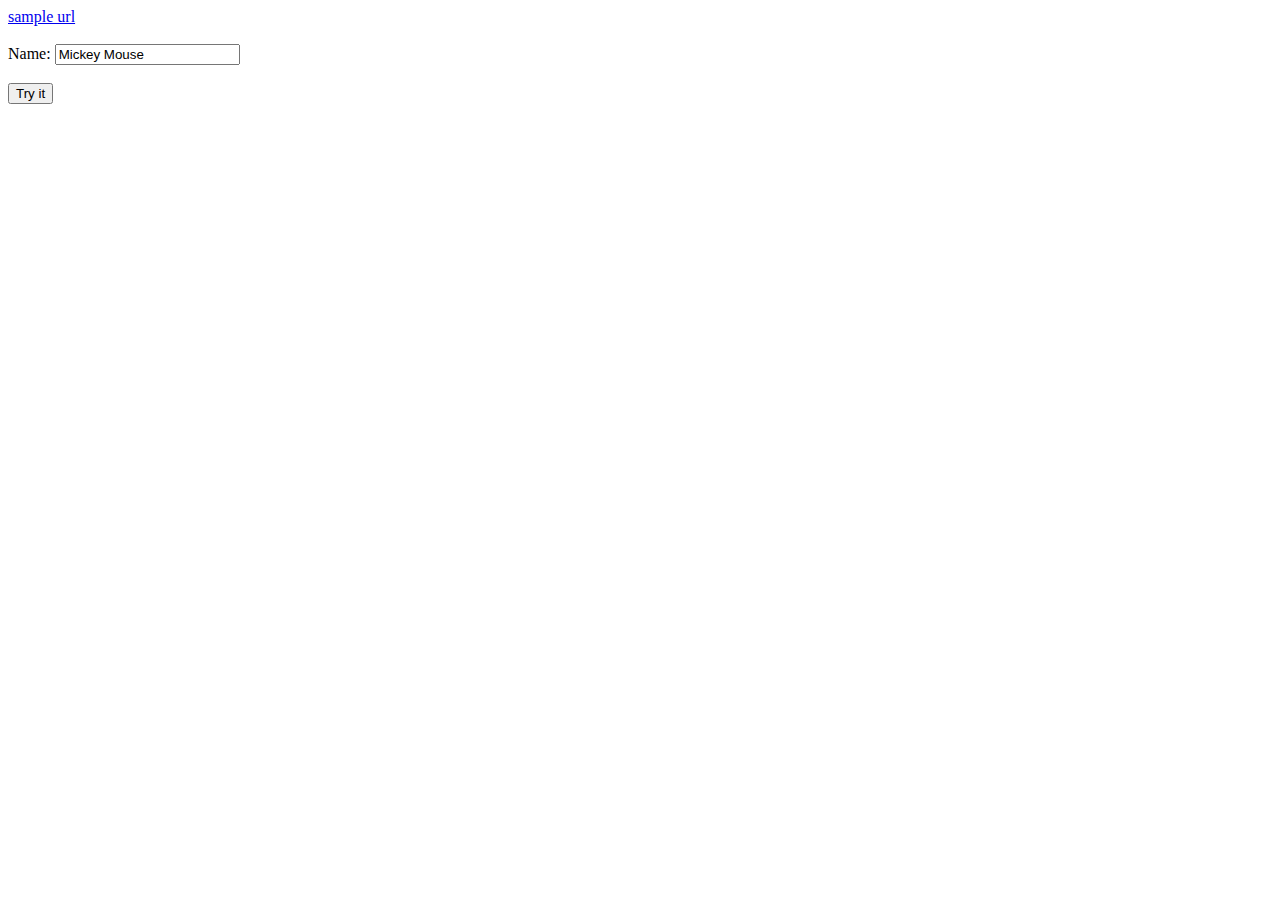
<file: tts/index.html>
<!DOCTYPE html>
<html>
<body>

<a href="https://translate.google.com/translate_tts?ie=UTF-8&client=tw-ob&q=my%20name%20is%20fish&tl=en"> sample url </a>

<br /><br />

Name: <input type="text" id="myText" value="Mickey Mouse" placeholder="text data here">

<br /><br />
<button onclick="openURL()">Try it</button>

<script>
function openURL() {
	const textData = document.getElementById("myText").value ;
	const apiURL = `https://translate.google.com/translate_tts?ie=UTF-8&client=tw-ob&q=${textData}&tl=en`;

window.open(apiURL , "_blank");


}
</script>

</body>
</html>
</file>
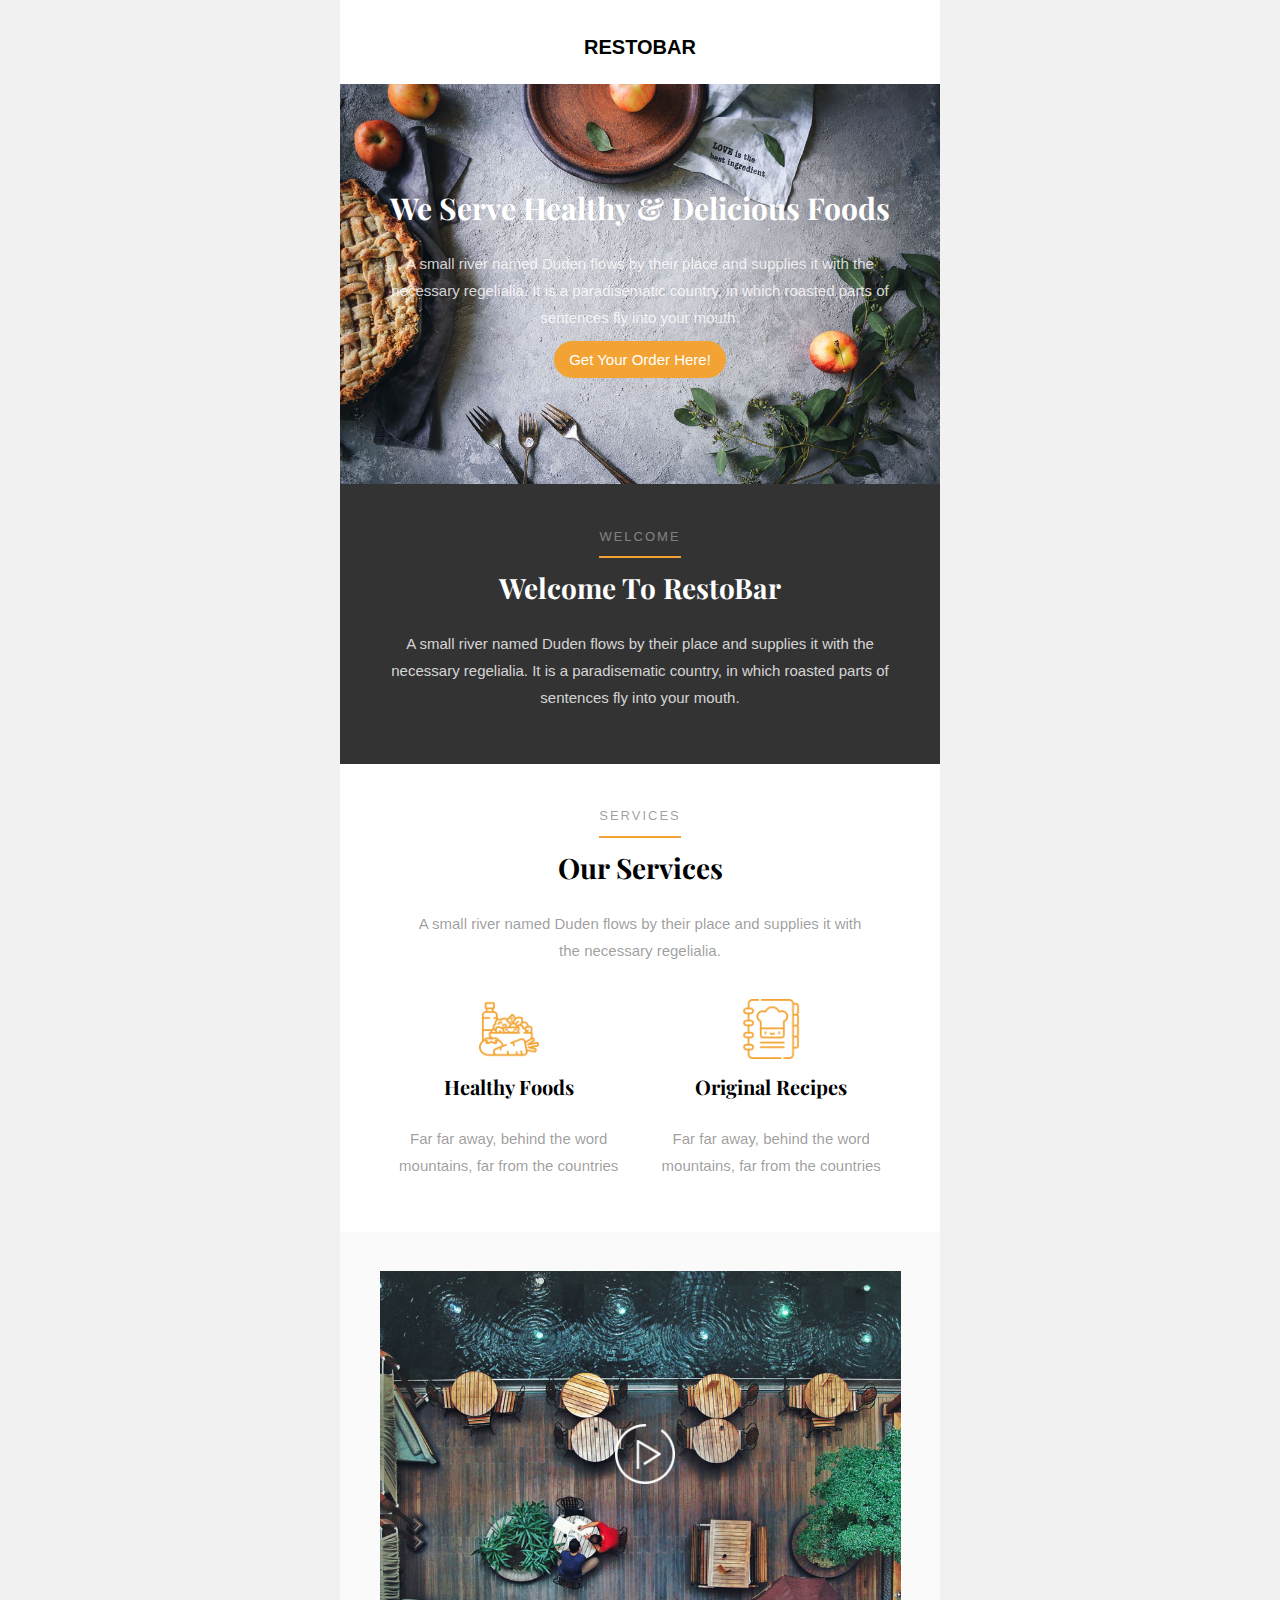
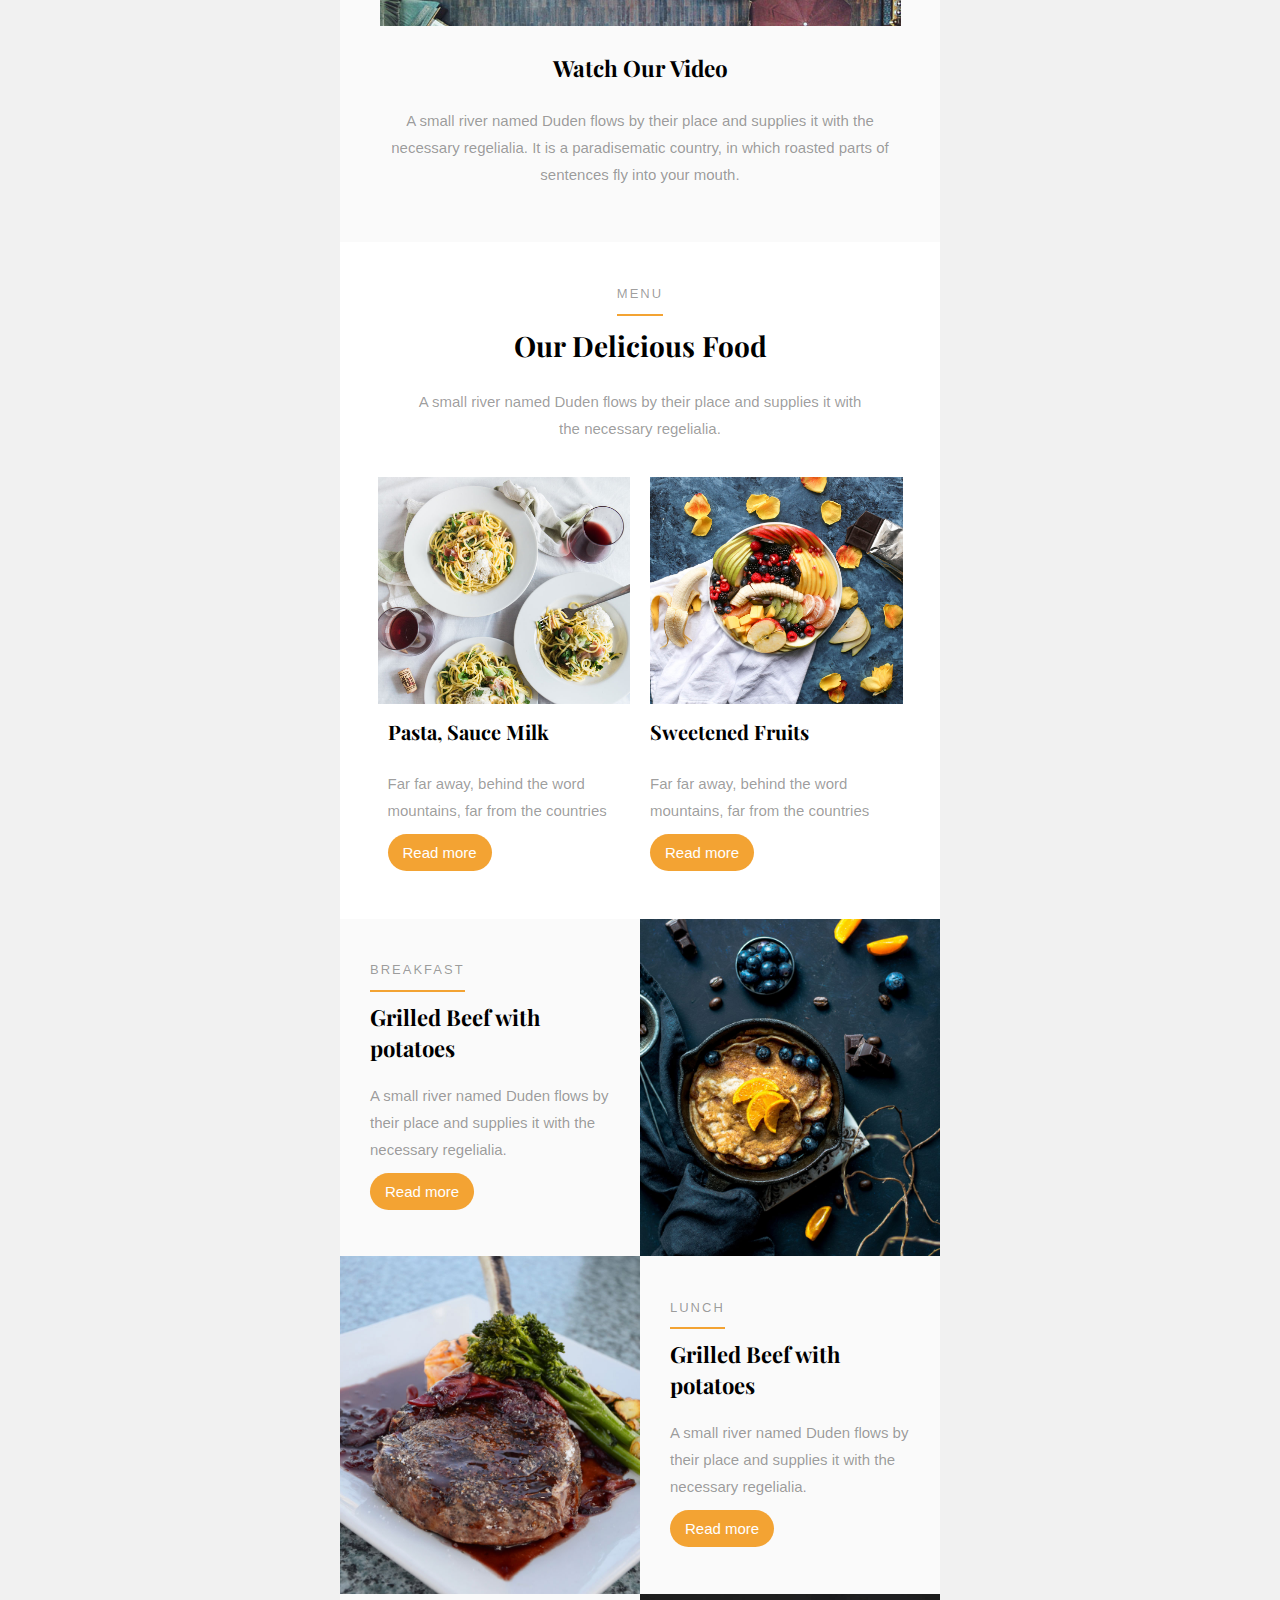
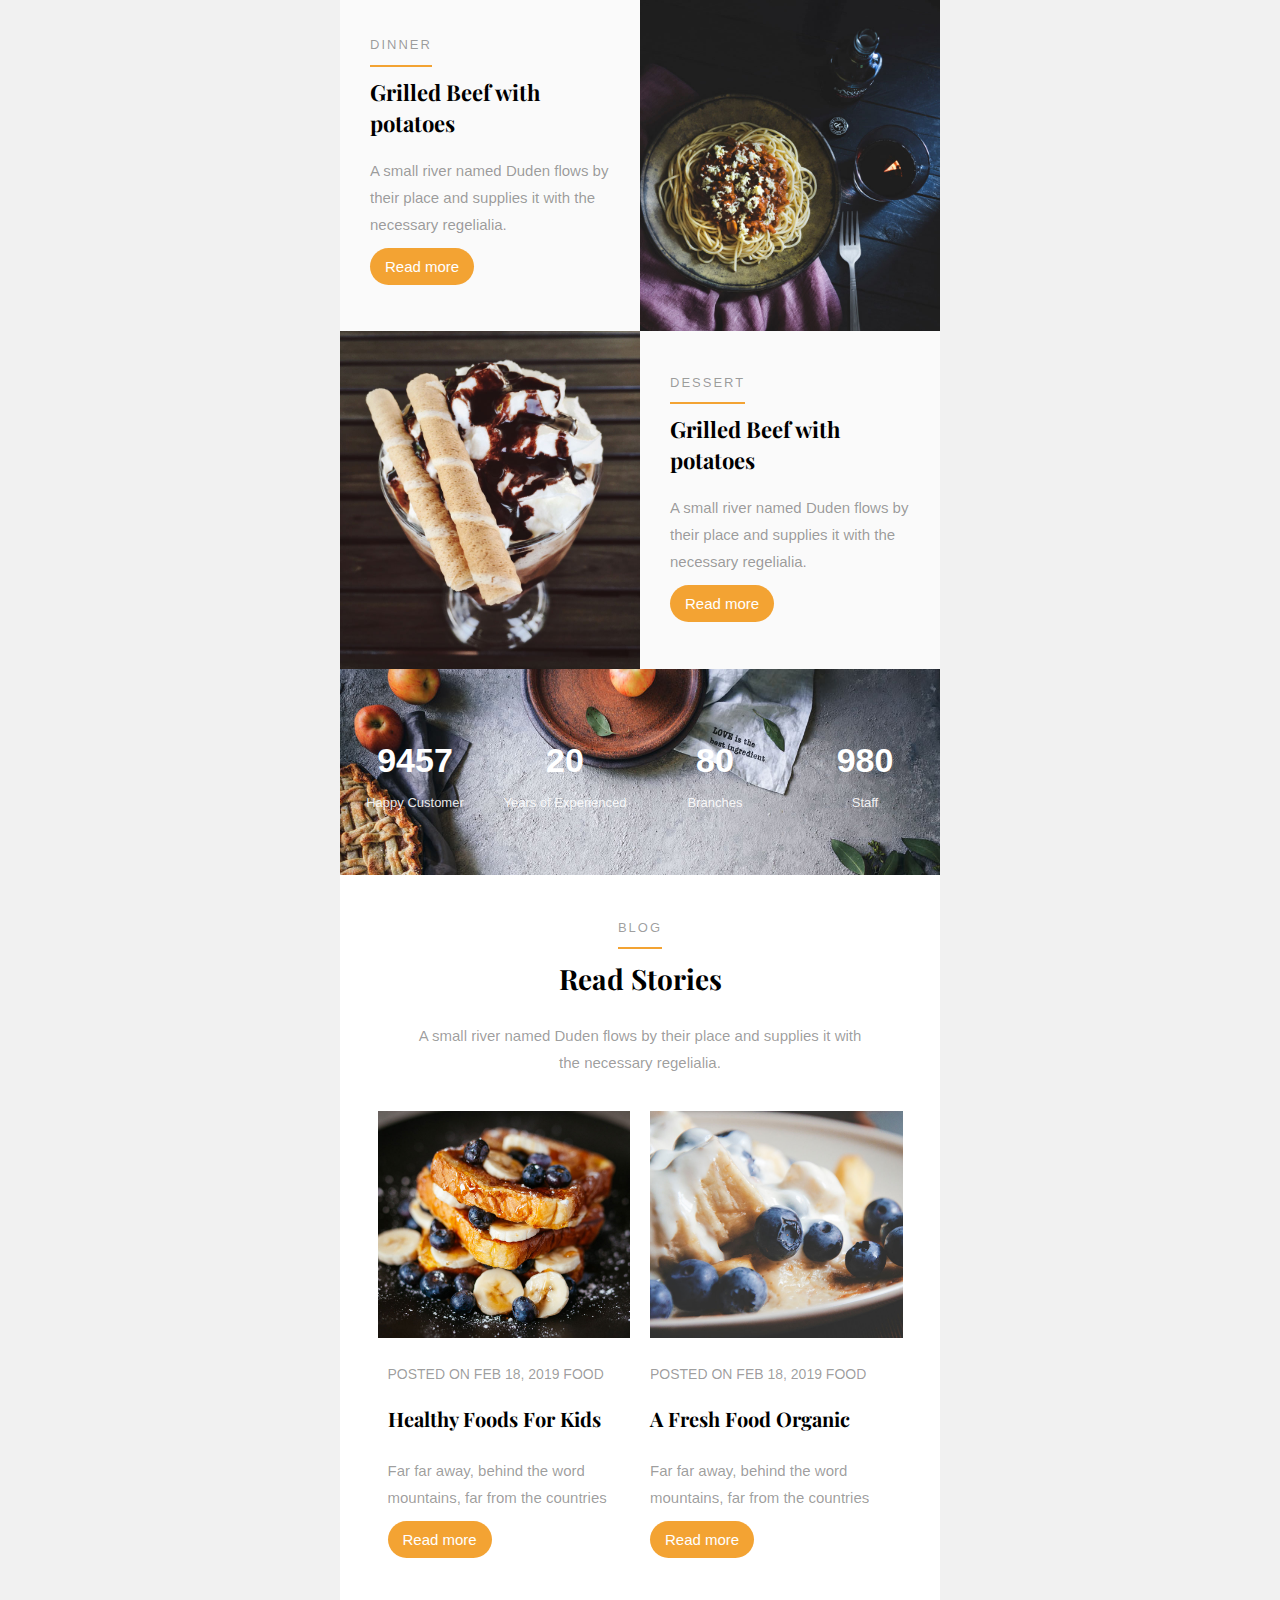
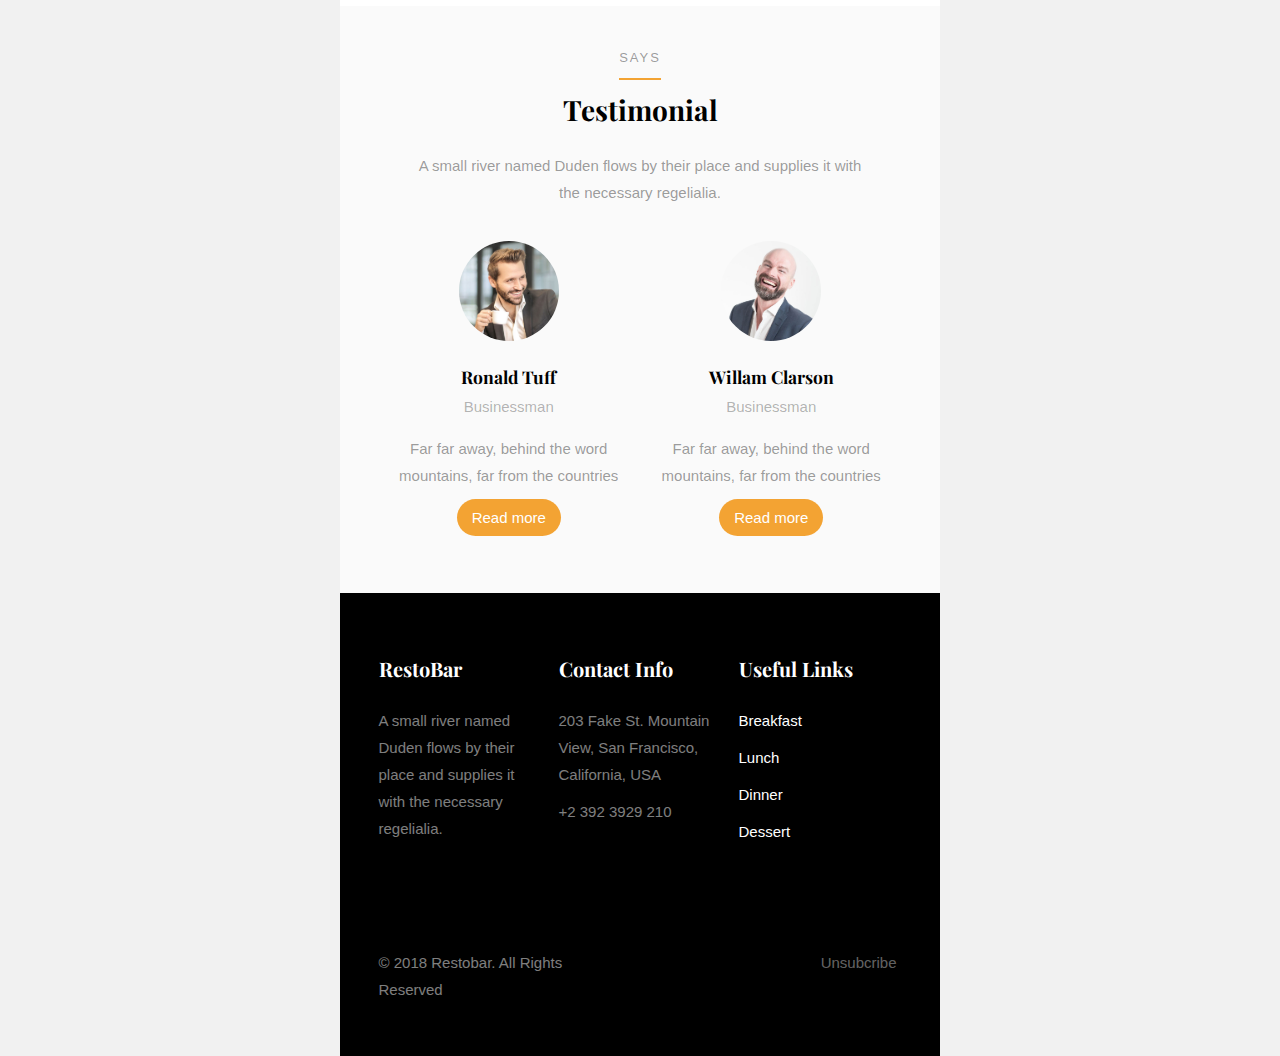
<file: email-templates/1/index.html>
<!DOCTYPE html>
<html lang="en" xmlns="http://www.w3.org/1999/xhtml" xmlns:v="urn:schemas-microsoft-com:vml" xmlns:o="urn:schemas-microsoft-com:office:office">
<head>
    <meta charset="utf-8"> <!-- utf-8 works for most cases -->
    <meta name="viewport" content="width=device-width"> <!-- Forcing initial-scale shouldn't be necessary -->
    <meta http-equiv="X-UA-Compatible" content="IE=edge"> <!-- Use the latest (edge) version of IE rendering engine -->
    <meta name="x-apple-disable-message-reformatting">  <!-- Disable auto-scale in iOS 10 Mail entirely -->
    <title></title> <!-- The title tag shows in email notifications, like Android 4.4. -->


    <link href="https://fonts.googleapis.com/css?family=Playfair+Display:400,400i,700,700i" rel="stylesheet">

    <!-- CSS Reset : BEGIN -->
<style>

html,
body {
    margin: 0 auto !important;
    padding: 0 !important;
    height: 100% !important;
    width: 100% !important;
    background: #f1f1f1;
}

/* What it does: Stops email clients resizing small text. */
* {
    -ms-text-size-adjust: 100%;
    -webkit-text-size-adjust: 100%;
}

/* What it does: Centers email on Android 4.4 */
div[style*="margin: 16px 0"] {
    margin: 0 !important;
}

/* What it does: Stops Outlook from adding extra spacing to tables. */
table,
td {
    mso-table-lspace: 0pt !important;
    mso-table-rspace: 0pt !important;
}

/* What it does: Fixes webkit padding issue. */
table {
    border-spacing: 0 !important;
    border-collapse: collapse !important;
    table-layout: fixed !important;
    margin: 0 auto !important;
}

/* What it does: Uses a better rendering method when resizing images in IE. */
img {
    -ms-interpolation-mode:bicubic;
}

/* What it does: Prevents Windows 10 Mail from underlining links despite inline CSS. Styles for underlined links should be inline. */
a {
    text-decoration: none;
}

/* What it does: A work-around for email clients meddling in triggered links. */
*[x-apple-data-detectors],  /* iOS */
.unstyle-auto-detected-links *,
.aBn {
    border-bottom: 0 !important;
    cursor: default !important;
    color: inherit !important;
    text-decoration: none !important;
    font-size: inherit !important;
    font-family: inherit !important;
    font-weight: inherit !important;
    line-height: inherit !important;
}

/* What it does: Prevents Gmail from displaying a download button on large, non-linked images. */
.a6S {
    display: none !important;
    opacity: 0.01 !important;
}

/* What it does: Prevents Gmail from changing the text color in conversation threads. */
.im {
    color: inherit !important;
}

/* If the above doesn't work, add a .g-img class to any image in question. */
img.g-img + div {
    display: none !important;
}

/* What it does: Removes right gutter in Gmail iOS app: https://github.com/TedGoas/Cerberus/issues/89  */
/* Create one of these media queries for each additional viewport size you'd like to fix */

/* iPhone 4, 4S, 5, 5S, 5C, and 5SE */
@media only screen and (min-device-width: 320px) and (max-device-width: 374px) {
    u ~ div .email-container {
        min-width: 320px !important;
    }
}
/* iPhone 6, 6S, 7, 8, and X */
@media only screen and (min-device-width: 375px) and (max-device-width: 413px) {
    u ~ div .email-container {
        min-width: 375px !important;
    }
}
/* iPhone 6+, 7+, and 8+ */
@media only screen and (min-device-width: 414px) {
    u ~ div .email-container {
        min-width: 414px !important;
    }
}

</style>

    <!-- CSS Reset : END -->

    <!-- Progressive Enhancements : BEGIN -->
<style>

.primary{
	background: #f3a333;
}

.bg_white{
	background: #ffffff;
}
.bg_light{
	background: #fafafa;
}
.bg_black{
	background: #000000;
}
.bg_dark{
	background: rgba(0,0,0,.8);
}
.email-section{
	padding:2.5em;
}

/*BUTTON*/
.btn{
	padding: 10px 15px;
}
.btn.btn-primary{
	border-radius: 30px;
	background: #f3a333;
	color: #ffffff;
}



h1,h2,h3,h4,h5,h6{
	font-family: 'Playfair Display', serif;
	color: #000000;
	margin-top: 0;
}

body{
	font-family: 'Montserrat', sans-serif;
	font-weight: 400;
	font-size: 15px;
	line-height: 1.8;
	color: rgba(0,0,0,.4);
}

a{
	color: #f3a333;
}

table{
}
/*LOGO*/

.logo h1{
	margin: 0;
}
.logo h1 a{
	color: #000;
	font-size: 20px;
	font-weight: 700;
	text-transform: uppercase;
	font-family: 'Montserrat', sans-serif;
}

/*HERO*/
.hero{
	position: relative;
}
.hero img{

}
.hero .text{
	color: rgba(255,255,255,.8);
}
.hero .text h2{
	color: #ffffff;
	font-size: 30px;
	margin-bottom: 0;
}


/*HEADING SECTION*/
.heading-section{
}
.heading-section h2{
	color: #000000;
	font-size: 28px;
	margin-top: 0;
	line-height: 1.4;
}
.heading-section .subheading{
	margin-bottom: 20px !important;
	display: inline-block;
	font-size: 13px;
	text-transform: uppercase;
	letter-spacing: 2px;
	color: rgba(0,0,0,.4);
	position: relative;
}
.heading-section .subheading::after{
	position: absolute;
	left: 0;
	right: 0;
	bottom: -10px;
	content: '';
	width: 100%;
	height: 2px;
	background: #f3a333;
	margin: 0 auto;
}

.heading-section-white{
	color: rgba(255,255,255,.8);
}
.heading-section-white h2{
	font-size: 28px;
	font-family: 
	line-height: 1;
	padding-bottom: 0;
}
.heading-section-white h2{
	color: #ffffff;
}
.heading-section-white .subheading{
	margin-bottom: 0;
	display: inline-block;
	font-size: 13px;
	text-transform: uppercase;
	letter-spacing: 2px;
	color: rgba(255,255,255,.4);
}


.icon{
	text-align: center;
}
.icon img{
}


/*SERVICES*/
.text-services{
	padding: 10px 10px 0; 
	text-align: center;
}
.text-services h3{
	font-size: 20px;
}

/*BLOG*/
.text-services .meta{
	text-transform: uppercase;
	font-size: 14px;
}

/*TESTIMONY*/
.text-testimony .name{
	margin: 0;
}
.text-testimony .position{
	color: rgba(0,0,0,.3);

}


/*VIDEO*/
.img{
	width: 100%;
	height: auto;
	position: relative;
}
.img .icon{
	position: absolute;
	top: 50%;
	left: 0;
	right: 0;
	bottom: 0;
	margin-top: -25px;
}
.img .icon a{
	display: block;
	width: 60px;
	position: absolute;
	top: 0;
	left: 50%;
	margin-left: -25px;
}



/*COUNTER*/
.counter-text{
	text-align: center;
}
.counter-text .num{
	display: block;
	color: #ffffff;
	font-size: 34px;
	font-weight: 700;
}
.counter-text .name{
	display: block;
	color: rgba(255,255,255,.9);
	font-size: 13px;
}


/*FOOTER*/

.footer{
	color: rgba(255,255,255,.5);

}
.footer .heading{
	color: #ffffff;
	font-size: 20px;
}
.footer ul{
	margin: 0;
	padding: 0;
}
.footer ul li{
	list-style: none;
	margin-bottom: 10px;
}
.footer ul li a{
	color: rgba(255,255,255,1);
}


@media screen and (max-width: 500px) {

	.icon{
		text-align: left;
	}

	.text-services{
		padding-left: 0;
		padding-right: 20px;
		text-align: left;
	}

}

</style>


</head>

<body width="100%" style="margin: 0; padding: 0 !important; mso-line-height-rule: exactly; background-color: #222222;">
	<center style="width: 100%; background-color: #f1f1f1;">
    <div style="display: none; font-size: 1px;max-height: 0px; max-width: 0px; opacity: 0; overflow: hidden; mso-hide: all; font-family: sans-serif;">
      &zwnj;&nbsp;&zwnj;&nbsp;&zwnj;&nbsp;&zwnj;&nbsp;&zwnj;&nbsp;&zwnj;&nbsp;&zwnj;&nbsp;&zwnj;&nbsp;&zwnj;&nbsp;&zwnj;&nbsp;&zwnj;&nbsp;&zwnj;&nbsp;&zwnj;&nbsp;&zwnj;&nbsp;&zwnj;&nbsp;&zwnj;&nbsp;&zwnj;&nbsp;&zwnj;&nbsp;
    </div>
    <div style="max-width: 600px; margin: 0 auto;" class="email-container">
    	<!-- BEGIN BODY -->
      <table align="center" role="presentation" cellspacing="0" cellpadding="0" border="0" width="100%" style="margin: auto;">
      	<tr>
          <td class="bg_white logo" style="padding: 1em 2.5em; text-align: center">
            <h1><a href="#">RestoBar</a></h1>
          </td>
	      </tr><!-- end tr -->
				<tr>
          <td valign="middle" class="hero" style="background-image: url(images/bg_1.jpg); background-size: cover; height: 400px;">
            <table>
            	<tr>
            		<td>
            			<div class="text" style="padding: 0 3em; text-align: center;">
            				<h2>We Serve Healthy &amp; Delicious Foods</h2>
            				<p>A small river named Duden flows by their place and supplies it with the necessary regelialia. It is a paradisematic country, in which roasted parts of sentences fly into your mouth.</p>
            				<p><a href="#" class="btn btn-primary">Get Your Order Here!</a></p>
            			</div>
            		</td>
            	</tr>
            </table>
          </td>
	      </tr><!-- end tr -->
	      <tr>
		      <td class="bg_white">
		        <table role="presentation" cellspacing="0" cellpadding="0" border="0" width="100%">
		          <tr>
		            <td class="bg_dark email-section" style="text-align:center;">
		            	<div class="heading-section heading-section-white">
		            		<span class="subheading">Welcome</span>
		              	<h2>Welcome To RestoBar</h2>
		              	<p>A small river named Duden flows by their place and supplies it with the necessary regelialia. It is a paradisematic country, in which roasted parts of sentences fly into your mouth.</p>
		            	</div>
		            </td>
		          </tr><!-- end: tr -->
		          <tr>
		            <td class="bg_white email-section">
		            	<div class="heading-section" style="text-align: center; padding: 0 30px;">
		            		<span class="subheading">Services</span>
		              	<h2>Our Services</h2>
		              	<p>A small river named Duden flows by their place and supplies it with the necessary regelialia.</p>
		            	</div>
		            	<table role="presentation" border="0" cellpadding="0" cellspacing="0" width="100%">
		            		<tr>
                      <td valign="top" width="50%" style="padding-top: 20px;">
                        <table role="presentation" cellspacing="0" cellpadding="0" border="0" width="100%">
                          <tr>
                            <td class="icon">
                              <img src="images/001-diet.png" alt="" style="width: 60px; max-width: 600px; height: auto; margin: auto; display: block;">
                            </td>
                          </tr>
                          <tr>
                            <td class="text-services">
                            	<h3>Healthy Foods</h3>
                             	<p>Far far away, behind the word mountains, far from the countries</p>
                            </td>
                          </tr>
                        </table>
                      </td>
                      <td valign="top" width="50%" style="padding-top: 20px;">
                        <table role="presentation" cellspacing="0" cellpadding="0" border="0" width="100%">
                          <tr>
                            <td class="icon">
                              <img src="images/003-recipe-book.png" alt="" style="width: 60px; max-width: 600px; height: auto; margin: auto; display: block;">
                            </td>
                          </tr>
                          <tr>
                            <td class="text-services">
                            	<h3>Original Recipes</h3>
                              <p>Far far away, behind the word mountains, far from the countries</p>
                            </td>
                          </tr>
                        </table>
                      </td>
                    </tr>
		            	</table>
		            </td>
		          </tr><!-- end: tr -->
		          <tr>
		            <td class="bg_light email-section" style="text-align:center;">
		            	<table>
		            		<tr>
		            			<td class="img">
		            				<table>
		            					<tr>
		            						<td>
		            							<img src="images/bg_2.jpg" width="600" height="" alt="alt_text" border="0" style="width: 100%; max-width: 600px; height: auto; margin: auto; display: block;" class="g-img">
		            						</td>
		            					</tr>
		            				</table>
		            				<div class="icon">
			            				<a href="#">
		                        <img src="images/002-play-button.png" alt="" style="width: 60px; max-width: 600px; height: auto; margin: auto; display: block;">
		                      </a>
	                      </div>
		            			</td>
		            		</tr>
		            		<tr>
		            			<td style="padding-top: 20px;">
		            				<h2>Watch Our Video</h2>
                        <p>A small river named Duden flows by their place and supplies it with the necessary regelialia. It is a paradisematic country, in which roasted parts of sentences fly into your mouth.</p>
		            			</td>
		            		</tr>
		            	</table>
		            </td>
		          </tr><!-- end: tr -->
		          <tr>
		            <td class="bg_white email-section">
		            	<div class="heading-section" style="text-align: center; padding: 0 30px;">
		            		<span class="subheading">Menu</span>
		              	<h2>Our Delicious Food</h2>
		              	<p>A small river named Duden flows by their place and supplies it with the necessary regelialia.</p>
		            	</div>
		            	<table role="presentation" border="0" cellpadding="0" cellspacing="0" width="100%">
		            		<tr>
                      <td valign="top" width="50%" style="padding-top: 20px;">
                        <table role="presentation" cellspacing="0" cellpadding="0" border="0" width="100%">
                          <tr>
                            <td style="padding-right: 10px;">
                              <img src="images/menu-1.jpg" alt="" style="width: 100%; max-width: 600px; height: auto; margin: auto; display: block;">
                            </td>
                          </tr>
                          <tr>
                            <td class="text-services" style="text-align: left;">
                            	<h3>Pasta, Sauce Milk</h3>
                             	<p>Far far away, behind the word mountains, far from the countries</p>
                             	<p><a href="#" class="btn btn-primary">Read more</a></p>
                            </td>
                          </tr>
                        </table>
                      </td>
                      <td valign="top" width="50%" style="padding-top: 20px;">
                        <table role="presentation" cellspacing="0" cellpadding="0" border="0" width="100%">
                          <tr>
                            <td style="padding-left: 10px;">
                              <img src="images/menu-2.jpg" alt="" style="width: 100%; max-width: 600px; height: auto; margin: auto; display: block;">
                            </td>
                          </tr>
                          <tr>
                            <td class="text-services" style="text-align: left;">
                            	<h3>Sweetened Fruits</h3>
                              <p>Far far away, behind the word mountains, far from the countries</p>
                              <p><a href="#" class="btn btn-primary">Read more</a></p>
                            </td>
                          </tr>
                        </table>
                      </td>
                    </tr>
		            	</table>
		            </td>
		          </tr><!-- end: tr -->

		          <tr>
		            <td class="bg_light email-section" style="padding: 0; width: 100%;">
		            	<table role="presentation" border="0" cellpadding="0" cellspacing="0" width="100%">
		            		<tr>
                      <td valign="middle" width="50%">
                        <table role="presentation" cellspacing="0" cellpadding="0" border="0" width="100%">
                          <tr>
                            <td class="text-services" style="text-align: left; padding: 20px 30px;">
                            	<div class="heading-section">
								            		<span class="subheading">Breakfast</span>
								              	<h2 style="font-size: 22px;">Grilled Beef with potatoes</h2>
								              	<p>A small river named Duden flows by their place and supplies it with the necessary regelialia.</p>
								              	<p><a href="#" class="btn btn-primary">Read more</a></p>
								            	</div>
                            </td>
                          </tr>
                        </table>
                      </td>
                      <td valign="middle" width="50%">
                        <table role="presentation" cellspacing="0" cellpadding="0" border="0" width="100%">
                          <tr>
                            <td>
                              <img src="images/bg_3.jpg" alt="" style="width: 100%; max-width: 600px; height: auto; margin: auto; display: block;">
                            </td>
                          </tr>
                        </table>
                      </td>
                    </tr>
		            	</table>
		            </td>
		          </tr><!-- end: tr -->
		          <tr>
		            <td class="bg_light email-section" style="padding: 0; width: 100%;">
		            	<table role="presentation" border="0" cellpadding="0" cellspacing="0" width="100%">
		            		<tr>
                      <td valign="middle" width="50%">
                        <table role="presentation" cellspacing="0" cellpadding="0" border="0" width="100%">
                          <tr>
                            <td>
                              <img src="images/bg_4.jpg" alt="" style="width: 100%; max-width: 600px; height: auto; margin: auto; display: block;">
                            </td>
                          </tr>
                        </table>
                      </td>
                      <td valign="middle" width="50%">
                        <table role="presentation" cellspacing="0" cellpadding="0" border="0" width="100%">
                          <tr>
                            <td class="text-services" style="text-align: left; padding: 20px 30px;">
                            	<div class="heading-section">
								            		<span class="subheading">Lunch</span>
								              	<h2 style="font-size: 22px;">Grilled Beef with potatoes</h2>
								              	<p>A small river named Duden flows by their place and supplies it with the necessary regelialia.</p>
								              	<p><a href="#" class="btn btn-primary">Read more</a></p>
								            	</div>
                            </td>
                          </tr>
                        </table>
                      </td>
                    </tr>
		            	</table>
		            </td>
		          </tr><!-- end: tr -->
		          <tr>
		            <td class="bg_light email-section" style="padding: 0; width: 100%;">
		            	<table role="presentation" border="0" cellpadding="0" cellspacing="0" width="100%">
		            		<tr>
                      <td valign="middle" width="50%">
                        <table role="presentation" cellspacing="0" cellpadding="0" border="0" width="100%">
                          <tr>
                            <td class="text-services" style="text-align: left; padding: 20px 30px;">
                            	<div class="heading-section">
								            		<span class="subheading">Dinner</span>
								              	<h2 style="font-size: 22px;">Grilled Beef with potatoes</h2>
								              	<p>A small river named Duden flows by their place and supplies it with the necessary regelialia.</p>
								              	<p><a href="#" class="btn btn-primary">Read more</a></p>
								            	</div>
                            </td>
                          </tr>
                        </table>
                      </td>
                      <td valign="middle" width="50%">
                        <table role="presentation" cellspacing="0" cellpadding="0" border="0" width="100%">
                          <tr>
                            <td>
                              <img src="images/bg_6.jpg" alt="" style="width: 100%; max-width: 600px; height: auto; margin: auto; display: block;">
                            </td>
                          </tr>
                        </table>
                      </td>
                    </tr>
		            	</table>
		            </td>
		          </tr><!-- end: tr -->
		          <tr>
		            <td class="bg_light email-section" style="padding: 0; width: 100%;">
		            	<table role="presentation" border="0" cellpadding="0" cellspacing="0" width="100%">
		            		<tr>
                      <td valign="middle" width="50%">
                        <table role="presentation" cellspacing="0" cellpadding="0" border="0" width="100%">
                          <tr>
                            <td>
                              <img src="images/bg_5.jpg" alt="" style="width: 100%; max-width: 600px; height: auto; margin: auto; display: block;">
                            </td>
                          </tr>
                        </table>
                      </td>
                      <td valign="middle" width="50%">
                        <table role="presentation" cellspacing="0" cellpadding="0" border="0" width="100%">
                          <tr>
                            <td class="text-services" style="text-align: left; padding: 20px 30px;">
                            	<div class="heading-section">
								            		<span class="subheading">Dessert</span>
								              	<h2 style="font-size: 22px;">Grilled Beef with potatoes</h2>
								              	<p>A small river named Duden flows by their place and supplies it with the necessary regelialia.</p>
								              	<p><a href="#" class="btn btn-primary">Read more</a></p>
								            	</div>
                            </td>
                          </tr>
                        </table>
                      </td>
                    </tr>
		            	</table>
		            </td>
		          </tr><!-- end: tr -->
		          <tr>
			          <td valign="middle" class="counter" style="background-image: url(images/bg_1.jpg); background-size: cover; padding: 4em 0;">
			            <table>
			            	<tr>
			            		<td valign="middle" width="25%">
                        <table role="presentation" cellspacing="0" cellpadding="0" border="0" width="100%">
                          <tr>
                            <td class="counter-text">
                            	<span class="num">9457</span>
                            	<span class="name">Happy Customer</span>
                            </td>
                          </tr>
                        </table>
                      </td>
                      <td valign="middle" width="25%">
                        <table role="presentation" cellspacing="0" cellpadding="0" border="0" width="100%">
                          <tr>
                            <td class="counter-text">
                            	<span class="num">20</span>
                            	<span class="name">Years of Experienced</span>
                            </td>
                          </tr>
                        </table>
                      </td>
                      <td valign="middle" width="25%">
                        <table role="presentation" cellspacing="0" cellpadding="0" border="0" width="100%">
                          <tr>
                            <td class="counter-text">
                            	<span class="num">80</span>
                            	<span class="name">Branches</span>
                            </td>
                          </tr>
                        </table>
                      </td>
                      <td valign="middle" width="25%">
                        <table role="presentation" cellspacing="0" cellpadding="0" border="0" width="100%">
                          <tr>
                            <td class="counter-text">
                            	<span class="num">980</span>
                            	<span class="name">Staff</span>
                            </td>
                          </tr>
                        </table>
                      </td>
			            	</tr>
			            </table>
			          </td>
				      </tr><!-- end tr -->
				      <tr>
		            <td class="bg_white email-section">
		            	<div class="heading-section" style="text-align: center; padding: 0 30px;">
		            		<span class="subheading">Blog</span>
		              	<h2>Read Stories</h2>
		              	<p>A small river named Duden flows by their place and supplies it with the necessary regelialia.</p>
		            	</div>
		            	<table role="presentation" border="0" cellpadding="0" cellspacing="0" width="100%">
		            		<tr>
                      <td valign="top" width="50%" style="padding-top: 20px;">
                        <table role="presentation" cellspacing="0" cellpadding="0" border="0" width="100%">
                          <tr>
                            <td style="padding-right: 10px;">
                              <img src="images/blog-1.jpg" alt="" style="width: 100%; max-width: 600px; height: auto; margin: auto; display: block;">
                            </td>
                          </tr>
                          <tr>
                            <td class="text-services" style="text-align: left;">
                            	<p class="meta"><span>Posted on Feb 18, 2019</span> <span>Food</span></p>
                            	<h3>Healthy Foods For Kids</h3>
                             	<p>Far far away, behind the word mountains, far from the countries</p>
                             	<p><a href="#" class="btn btn-primary">Read more</a></p>
                            </td>
                          </tr>
                        </table>
                      </td>
                      <td valign="top" width="50%" style="padding-top: 20px;">
                        <table role="presentation" cellspacing="0" cellpadding="0" border="0" width="100%">
                          <tr>
                            <td style="padding-left: 10px;">
                              <img src="images/blog-2.jpg" alt="" style="width: 100%; max-width: 600px; height: auto; margin: auto; display: block;">
                            </td>
                          </tr>
                          <tr>
                            <td class="text-services" style="text-align: left;">
                            	<p class="meta"><span>Posted on Feb 18, 2019</span> <span>Food</span></p>
                            	<h3>A Fresh Food Organic</h3>
                              <p>Far far away, behind the word mountains, far from the countries</p>
                              <p><a href="#" class="btn btn-primary">Read more</a></p>
                            </td>
                          </tr>
                        </table>
                      </td>
                    </tr>
		            	</table>
		            </td>
		          </tr><!-- end: tr -->
		          <tr>
		            <td class="bg_light email-section">
		            	<div class="heading-section" style="text-align: center; padding: 0 30px;">
		            		<span class="subheading">Says</span>
		              	<h2>Testimonial</h2>
		              	<p>A small river named Duden flows by their place and supplies it with the necessary regelialia.</p>
		            	</div>
		            	<table role="presentation" border="0" cellpadding="10" cellspacing="0" width="100%">
		            		<tr>
                      <td valign="top" width="50%" style="padding-top: 20px;">
                        <table role="presentation" cellspacing="0" cellpadding="0" border="0" width="100%">
                          <tr>
                            <td>
                              <img src="images/person_1.jpg" alt="" style="width: 100px; max-width: 600px; height: auto; margin: auto; margin-bottom: 20px; display: block; border-radius: 50%;">
                            </td>
                          </tr>
                          <tr>
                            <td class="text-testimony" style="text-align: center;">
                            	<h3 class="name">Ronald Tuff</h3>
                            	<span class="position">Businessman</span>
                             	<p>Far far away, behind the word mountains, far from the countries</p>
                             	<p><a href="#" class="btn btn-primary">Read more</a></p>
                            </td>
                          </tr>
                        </table>
                      </td>
                      <td valign="top" width="50%" style="padding-top: 20px;">
                        <table role="presentation" cellspacing="0" cellpadding="0" border="0" width="100%">
                          <tr>
                            <td>
                              <img src="images/person_2.jpg" alt="" style="width: 100px; max-width: 600px; height: auto; margin: auto; margin-bottom: 20px; display: block; border-radius: 50%;">
                            </td>
                          </tr>
                          <tr>
                            <td class="text-testimony" style="text-align: center;">
                            	<h3 class="name">Willam Clarson</h3>
                            	<span class="position">Businessman</span>
                              <p>Far far away, behind the word mountains, far from the countries</p>
                              <p><a href="#" class="btn btn-primary">Read more</a></p>
                            </td>
                          </tr>
                        </table>
                      </td>
                    </tr>
		            	</table>
		            </td>
		          </tr><!-- end: tr -->
		          
		        </table>

		      </td>
		    </tr><!-- end:tr -->
      <!-- 1 Column Text + Button : END -->
      </table>
      <table align="center" role="presentation" cellspacing="0" cellpadding="0" border="0" width="100%" style="margin: auto;">
      	<tr>
          <td valign="middle" class="bg_black footer email-section">
            <table>
            	<tr>
                <td valign="top" width="33.333%" style="padding-top: 20px;">
                  <table role="presentation" cellspacing="0" cellpadding="0" border="0" width="100%">
                    <tr>
                      <td style="text-align: left; padding-right: 10px;">
                      	<h3 class="heading">RestoBar</h3>
                      	<p>A small river named Duden flows by their place and supplies it with the necessary regelialia.</p>
                      </td>
                    </tr>
                  </table>
                </td>
                <td valign="top" width="33.333%" style="padding-top: 20px;">
                  <table role="presentation" cellspacing="0" cellpadding="0" border="0" width="100%">
                    <tr>
                      <td style="text-align: left; padding-left: 5px; padding-right: 5px;">
                      	<h3 class="heading">Contact Info</h3>
                      	<ul>
					                <li><span class="text">203 Fake St. Mountain View, San Francisco, California, USA</span></li>
					                <li><span class="text">+2 392 3929 210</span></a></li>
					              </ul>
                      </td>
                    </tr>
                  </table>
                </td>
                <td valign="top" width="33.333%" style="padding-top: 20px;">
                  <table role="presentation" cellspacing="0" cellpadding="0" border="0" width="100%">
                    <tr>
                      <td style="text-align: left; padding-left: 10px;">
                      	<h3 class="heading">Useful Links</h3>
                      	<ul>
					                <li><a href="#">Breakfast</a></li>
					                <li><a href="#">Lunch</a></li>
					                <li><a href="#">Dinner</a></li>
					                <li><a href="#">Dessert</a></li>
					              </ul>
                      </td>
                    </tr>
                  </table>
                </td>
              </tr>
            </table>
          </td>
        </tr><!-- end: tr -->
        <tr>
        	<td valign="middle" class="bg_black footer email-section">
        		<table>
            	<tr>
                <td valign="top" width="33.333%">
                  <table role="presentation" cellspacing="0" cellpadding="0" border="0" width="100%">
                    <tr>
                      <td style="text-align: left; padding-right: 10px;">
                      	<p>&copy; 2018 Restobar. All Rights Reserved</p>
                      </td>
                    </tr>
                  </table>
                </td>
                <td valign="top" width="33.333%">
                  <table role="presentation" cellspacing="0" cellpadding="0" border="0" width="100%">
                    <tr>
                      <td style="text-align: right; padding-left: 5px; padding-right: 5px;">
                      	<p><a href="#" style="color: rgba(255,255,255,.4);">Unsubcribe</a></p>
                      </td>
                    </tr>
                  </table>
                </td>
              </tr>
            </table>
        	</td>
        </tr>
      </table>

    </div>
  </center>
</body>
</html>
</file>
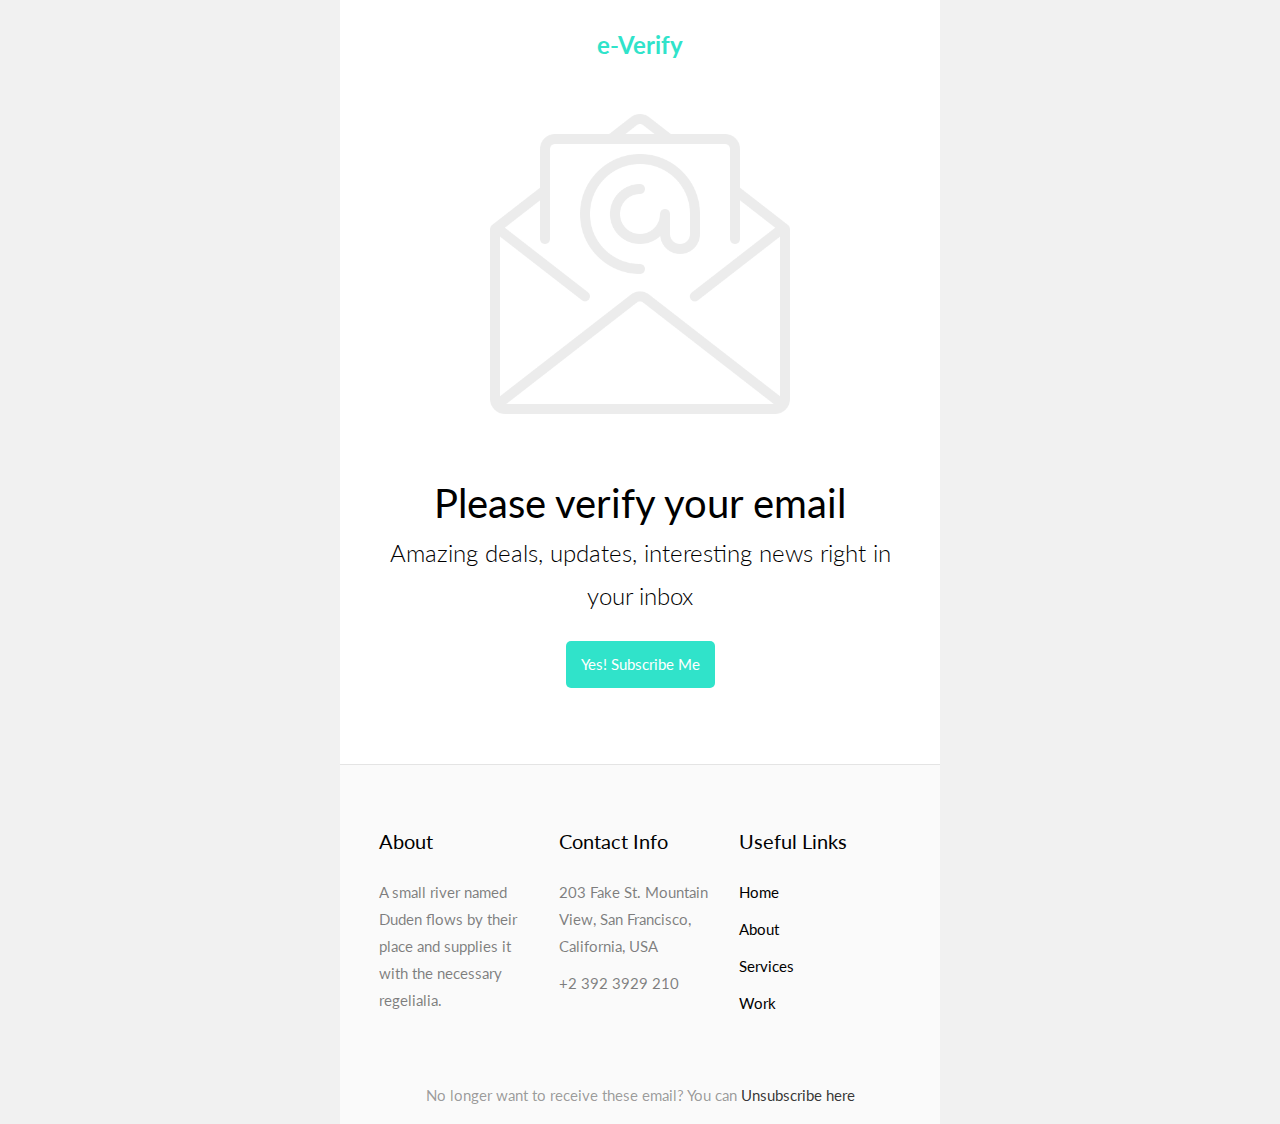
<file: email-templates/10/index.html>
<!DOCTYPE html>
<html lang="en" xmlns="http://www.w3.org/1999/xhtml" xmlns:v="urn:schemas-microsoft-com:vml" xmlns:o="urn:schemas-microsoft-com:office:office">
<head>
    <meta charset="utf-8"> <!-- utf-8 works for most cases -->
    <meta name="viewport" content="width=device-width"> <!-- Forcing initial-scale shouldn't be necessary -->
    <meta http-equiv="X-UA-Compatible" content="IE=edge"> <!-- Use the latest (edge) version of IE rendering engine -->
    <meta name="x-apple-disable-message-reformatting">  <!-- Disable auto-scale in iOS 10 Mail entirely -->
    <title></title> <!-- The title tag shows in email notifications, like Android 4.4. -->

    <link href="https://fonts.googleapis.com/css?family=Lato:300,400,700" rel="stylesheet">

    <!-- CSS Reset : BEGIN -->
    <style>

        /* What it does: Remove spaces around the email design added by some email clients. */
        /* Beware: It can remove the padding / margin and add a background color to the compose a reply window. */
        html,
body {
    margin: 0 auto !important;
    padding: 0 !important;
    height: 100% !important;
    width: 100% !important;
    background: #f1f1f1;
}

/* What it does: Stops email clients resizing small text. */
* {
    -ms-text-size-adjust: 100%;
    -webkit-text-size-adjust: 100%;
}

/* What it does: Centers email on Android 4.4 */
div[style*="margin: 16px 0"] {
    margin: 0 !important;
}

/* What it does: Stops Outlook from adding extra spacing to tables. */
table,
td {
    mso-table-lspace: 0pt !important;
    mso-table-rspace: 0pt !important;
}

/* What it does: Fixes webkit padding issue. */
table {
    border-spacing: 0 !important;
    border-collapse: collapse !important;
    table-layout: fixed !important;
    margin: 0 auto !important;
}

/* What it does: Uses a better rendering method when resizing images in IE. */
img {
    -ms-interpolation-mode:bicubic;
}

/* What it does: Prevents Windows 10 Mail from underlining links despite inline CSS. Styles for underlined links should be inline. */
a {
    text-decoration: none;
}

/* What it does: A work-around for email clients meddling in triggered links. */
*[x-apple-data-detectors],  /* iOS */
.unstyle-auto-detected-links *,
.aBn {
    border-bottom: 0 !important;
    cursor: default !important;
    color: inherit !important;
    text-decoration: none !important;
    font-size: inherit !important;
    font-family: inherit !important;
    font-weight: inherit !important;
    line-height: inherit !important;
}

/* What it does: Prevents Gmail from displaying a download button on large, non-linked images. */
.a6S {
    display: none !important;
    opacity: 0.01 !important;
}

/* What it does: Prevents Gmail from changing the text color in conversation threads. */
.im {
    color: inherit !important;
}

/* If the above doesn't work, add a .g-img class to any image in question. */
img.g-img + div {
    display: none !important;
}

/* What it does: Removes right gutter in Gmail iOS app: https://github.com/TedGoas/Cerberus/issues/89  */
/* Create one of these media queries for each additional viewport size you'd like to fix */

/* iPhone 4, 4S, 5, 5S, 5C, and 5SE */
@media only screen and (min-device-width: 320px) and (max-device-width: 374px) {
    u ~ div .email-container {
        min-width: 320px !important;
    }
}
/* iPhone 6, 6S, 7, 8, and X */
@media only screen and (min-device-width: 375px) and (max-device-width: 413px) {
    u ~ div .email-container {
        min-width: 375px !important;
    }
}
/* iPhone 6+, 7+, and 8+ */
@media only screen and (min-device-width: 414px) {
    u ~ div .email-container {
        min-width: 414px !important;
    }
}

    </style>

    <!-- CSS Reset : END -->

    <!-- Progressive Enhancements : BEGIN -->
    <style>

	    .primary{
	background: #30e3ca;
}
.bg_white{
	background: #ffffff;
}
.bg_light{
	background: #fafafa;
}
.bg_black{
	background: #000000;
}
.bg_dark{
	background: rgba(0,0,0,.8);
}
.email-section{
	padding:2.5em;
}

/*BUTTON*/
.btn{
	padding: 10px 15px;
	display: inline-block;
}
.btn.btn-primary{
	border-radius: 5px;
	background: #30e3ca;
	color: #ffffff;
}
.btn.btn-white{
	border-radius: 5px;
	background: #ffffff;
	color: #000000;
}
.btn.btn-white-outline{
	border-radius: 5px;
	background: transparent;
	border: 1px solid #fff;
	color: #fff;
}
.btn.btn-black-outline{
	border-radius: 0px;
	background: transparent;
	border: 2px solid #000;
	color: #000;
	font-weight: 700;
}

h1,h2,h3,h4,h5,h6{
	font-family: 'Lato', sans-serif;
	color: #000000;
	margin-top: 0;
	font-weight: 400;
}

body{
	font-family: 'Lato', sans-serif;
	font-weight: 400;
	font-size: 15px;
	line-height: 1.8;
	color: rgba(0,0,0,.4);
}

a{
	color: #30e3ca;
}

table{
}
/*LOGO*/

.logo h1{
	margin: 0;
}
.logo h1 a{
	color: #30e3ca;
	font-size: 24px;
	font-weight: 700;
	font-family: 'Lato', sans-serif;
}

/*HERO*/
.hero{
	position: relative;
	z-index: 0;
}

.hero .text{
	color: rgba(0,0,0,.3);
}
.hero .text h2{
	color: #000;
	font-size: 40px;
	margin-bottom: 0;
	font-weight: 400;
	line-height: 1.4;
}
.hero .text h3{
	font-size: 24px;
	font-weight: 300;
}
.hero .text h2 span{
	font-weight: 600;
	color: #30e3ca;
}


/*HEADING SECTION*/
.heading-section{
}
.heading-section h2{
	color: #000000;
	font-size: 28px;
	margin-top: 0;
	line-height: 1.4;
	font-weight: 400;
}
.heading-section .subheading{
	margin-bottom: 20px !important;
	display: inline-block;
	font-size: 13px;
	text-transform: uppercase;
	letter-spacing: 2px;
	color: rgba(0,0,0,.4);
	position: relative;
}
.heading-section .subheading::after{
	position: absolute;
	left: 0;
	right: 0;
	bottom: -10px;
	content: '';
	width: 100%;
	height: 2px;
	background: #30e3ca;
	margin: 0 auto;
}

.heading-section-white{
	color: rgba(255,255,255,.8);
}
.heading-section-white h2{
	font-family: 
	line-height: 1;
	padding-bottom: 0;
}
.heading-section-white h2{
	color: #ffffff;
}
.heading-section-white .subheading{
	margin-bottom: 0;
	display: inline-block;
	font-size: 13px;
	text-transform: uppercase;
	letter-spacing: 2px;
	color: rgba(255,255,255,.4);
}


ul.social{
	padding: 0;
}
ul.social li{
	display: inline-block;
	margin-right: 10px;
}

/*FOOTER*/

.footer{
	border-top: 1px solid rgba(0,0,0,.05);
	color: rgba(0,0,0,.5);
}
.footer .heading{
	color: #000;
	font-size: 20px;
}
.footer ul{
	margin: 0;
	padding: 0;
}
.footer ul li{
	list-style: none;
	margin-bottom: 10px;
}
.footer ul li a{
	color: rgba(0,0,0,1);
}


@media screen and (max-width: 500px) {


}


    </style>


</head>

<body width="100%" style="margin: 0; padding: 0 !important; mso-line-height-rule: exactly; background-color: #f1f1f1;">
	<center style="width: 100%; background-color: #f1f1f1;">
    <div style="display: none; font-size: 1px;max-height: 0px; max-width: 0px; opacity: 0; overflow: hidden; mso-hide: all; font-family: sans-serif;">
      &zwnj;&nbsp;&zwnj;&nbsp;&zwnj;&nbsp;&zwnj;&nbsp;&zwnj;&nbsp;&zwnj;&nbsp;&zwnj;&nbsp;&zwnj;&nbsp;&zwnj;&nbsp;&zwnj;&nbsp;&zwnj;&nbsp;&zwnj;&nbsp;&zwnj;&nbsp;&zwnj;&nbsp;&zwnj;&nbsp;&zwnj;&nbsp;&zwnj;&nbsp;&zwnj;&nbsp;
    </div>
    <div style="max-width: 600px; margin: 0 auto;" class="email-container">
    	<!-- BEGIN BODY -->
      <table align="center" role="presentation" cellspacing="0" cellpadding="0" border="0" width="100%" style="margin: auto;">
      	<tr>
          <td valign="top" class="bg_white" style="padding: 1em 2.5em 0 2.5em;">
          	<table role="presentation" border="0" cellpadding="0" cellspacing="0" width="100%">
          		<tr>
          			<td class="logo" style="text-align: center;">
			            <h1><a href="#">e-Verify</a></h1>
			          </td>
          		</tr>
          	</table>
          </td>
	      </tr><!-- end tr -->
	      <tr>
          <td valign="middle" class="hero bg_white" style="padding: 3em 0 2em 0;">
            <img src="images/email.png" alt="" style="width: 300px; max-width: 600px; height: auto; margin: auto; display: block;">
          </td>
	      </tr><!-- end tr -->
				<tr>
          <td valign="middle" class="hero bg_white" style="padding: 2em 0 4em 0;">
            <table>
            	<tr>
            		<td>
            			<div class="text" style="padding: 0 2.5em; text-align: center;">
            				<h2>Please verify your email</h2>
            				<h3>Amazing deals, updates, interesting news right in your inbox</h3>
            				<p><a href="#" class="btn btn-primary">Yes! Subscribe Me</a></p>
            			</div>
            		</td>
            	</tr>
            </table>
          </td>
	      </tr><!-- end tr -->
      <!-- 1 Column Text + Button : END -->
      </table>
      <table align="center" role="presentation" cellspacing="0" cellpadding="0" border="0" width="100%" style="margin: auto;">
      	<tr>
          <td valign="middle" class="bg_light footer email-section">
            <table>
            	<tr>
                <td valign="top" width="33.333%" style="padding-top: 20px;">
                  <table role="presentation" cellspacing="0" cellpadding="0" border="0" width="100%">
                    <tr>
                      <td style="text-align: left; padding-right: 10px;">
                      	<h3 class="heading">About</h3>
                      	<p>A small river named Duden flows by their place and supplies it with the necessary regelialia.</p>
                      </td>
                    </tr>
                  </table>
                </td>
                <td valign="top" width="33.333%" style="padding-top: 20px;">
                  <table role="presentation" cellspacing="0" cellpadding="0" border="0" width="100%">
                    <tr>
                      <td style="text-align: left; padding-left: 5px; padding-right: 5px;">
                      	<h3 class="heading">Contact Info</h3>
                      	<ul>
					                <li><span class="text">203 Fake St. Mountain View, San Francisco, California, USA</span></li>
					                <li><span class="text">+2 392 3929 210</span></a></li>
					              </ul>
                      </td>
                    </tr>
                  </table>
                </td>
                <td valign="top" width="33.333%" style="padding-top: 20px;">
                  <table role="presentation" cellspacing="0" cellpadding="0" border="0" width="100%">
                    <tr>
                      <td style="text-align: left; padding-left: 10px;">
                      	<h3 class="heading">Useful Links</h3>
                      	<ul>
					                <li><a href="#">Home</a></li>
					                <li><a href="#">About</a></li>
					                <li><a href="#">Services</a></li>
					                <li><a href="#">Work</a></li>
					              </ul>
                      </td>
                    </tr>
                  </table>
                </td>
              </tr>
            </table>
          </td>
        </tr><!-- end: tr -->
        <tr>
          <td class="bg_light" style="text-align: center;">
          	<p>No longer want to receive these email? You can <a href="#" style="color: rgba(0,0,0,.8);">Unsubscribe here</a></p>
          </td>
        </tr>
      </table>

    </div>
  </center>
</body>
</html>
</file>
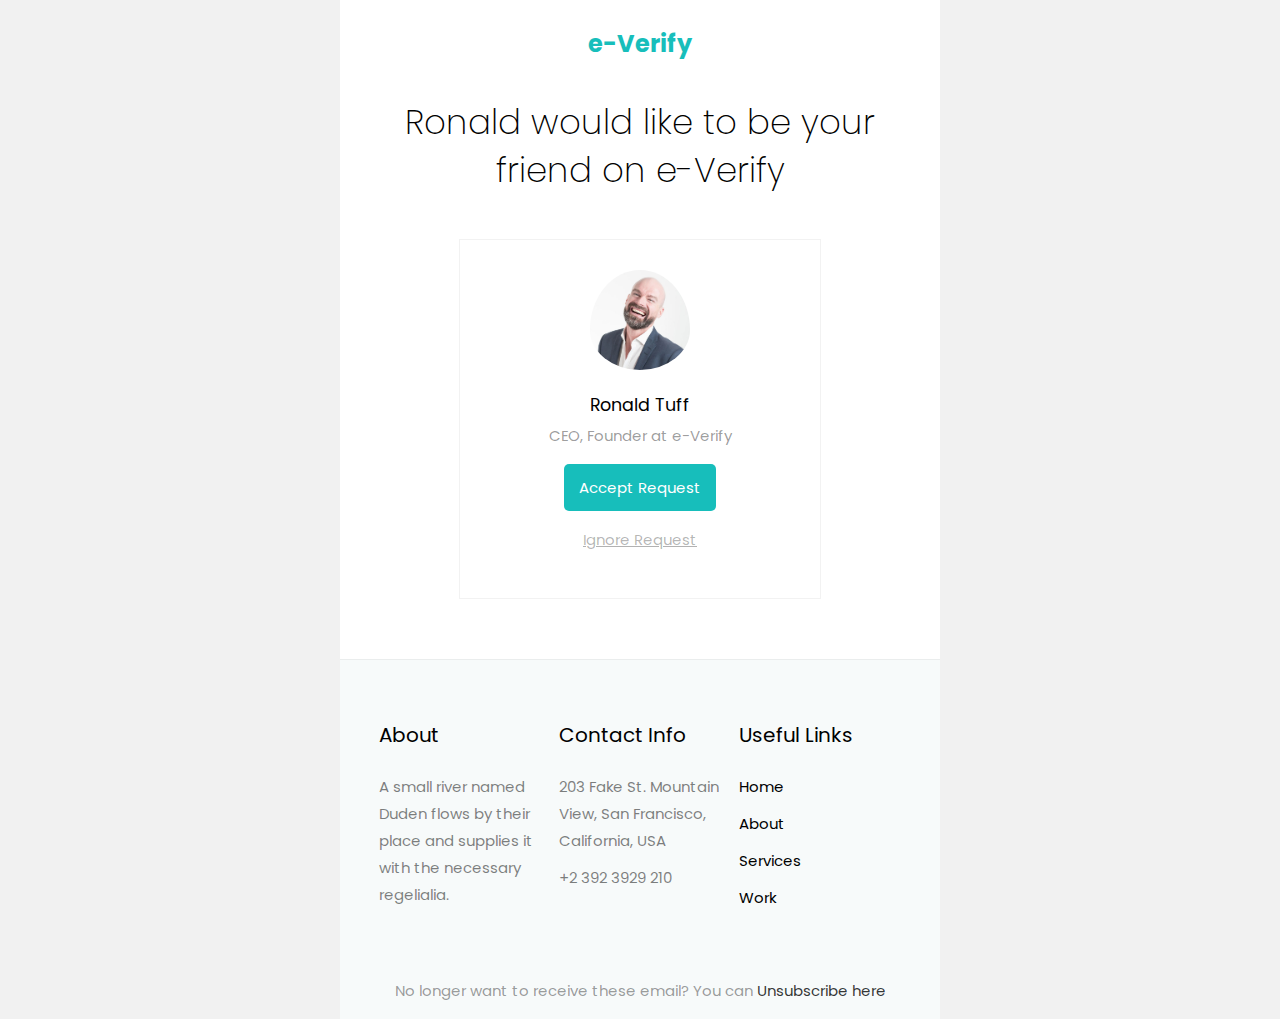
<file: email-templates/11/index.html>
<!DOCTYPE html>
<html lang="en" xmlns="http://www.w3.org/1999/xhtml" xmlns:v="urn:schemas-microsoft-com:vml" xmlns:o="urn:schemas-microsoft-com:office:office">
<head>
    <meta charset="utf-8"> <!-- utf-8 works for most cases -->
    <meta name="viewport" content="width=device-width"> <!-- Forcing initial-scale shouldn't be necessary -->
    <meta http-equiv="X-UA-Compatible" content="IE=edge"> <!-- Use the latest (edge) version of IE rendering engine -->
    <meta name="x-apple-disable-message-reformatting">  <!-- Disable auto-scale in iOS 10 Mail entirely -->
    <title></title> <!-- The title tag shows in email notifications, like Android 4.4. -->

    <link href="https://fonts.googleapis.com/css?family=Poppins:200,300,400,500,600,700" rel="stylesheet">

    <!-- CSS Reset : BEGIN -->
    <style>

        /* What it does: Remove spaces around the email design added by some email clients. */
        /* Beware: It can remove the padding / margin and add a background color to the compose a reply window. */
        html,
body {
    margin: 0 auto !important;
    padding: 0 !important;
    height: 100% !important;
    width: 100% !important;
    background: #f1f1f1;
}

/* What it does: Stops email clients resizing small text. */
* {
    -ms-text-size-adjust: 100%;
    -webkit-text-size-adjust: 100%;
}

/* What it does: Centers email on Android 4.4 */
div[style*="margin: 16px 0"] {
    margin: 0 !important;
}

/* What it does: Stops Outlook from adding extra spacing to tables. */
table,
td {
    mso-table-lspace: 0pt !important;
    mso-table-rspace: 0pt !important;
}

/* What it does: Fixes webkit padding issue. */
table {
    border-spacing: 0 !important;
    border-collapse: collapse !important;
    table-layout: fixed !important;
    margin: 0 auto !important;
}

/* What it does: Uses a better rendering method when resizing images in IE. */
img {
    -ms-interpolation-mode:bicubic;
}

/* What it does: Prevents Windows 10 Mail from underlining links despite inline CSS. Styles for underlined links should be inline. */
a {
    text-decoration: none;
}

/* What it does: A work-around for email clients meddling in triggered links. */
*[x-apple-data-detectors],  /* iOS */
.unstyle-auto-detected-links *,
.aBn {
    border-bottom: 0 !important;
    cursor: default !important;
    color: inherit !important;
    text-decoration: none !important;
    font-size: inherit !important;
    font-family: inherit !important;
    font-weight: inherit !important;
    line-height: inherit !important;
}

/* What it does: Prevents Gmail from displaying a download button on large, non-linked images. */
.a6S {
    display: none !important;
    opacity: 0.01 !important;
}

/* What it does: Prevents Gmail from changing the text color in conversation threads. */
.im {
    color: inherit !important;
}

/* If the above doesn't work, add a .g-img class to any image in question. */
img.g-img + div {
    display: none !important;
}

/* What it does: Removes right gutter in Gmail iOS app: https://github.com/TedGoas/Cerberus/issues/89  */
/* Create one of these media queries for each additional viewport size you'd like to fix */

/* iPhone 4, 4S, 5, 5S, 5C, and 5SE */
@media only screen and (min-device-width: 320px) and (max-device-width: 374px) {
    u ~ div .email-container {
        min-width: 320px !important;
    }
}
/* iPhone 6, 6S, 7, 8, and X */
@media only screen and (min-device-width: 375px) and (max-device-width: 413px) {
    u ~ div .email-container {
        min-width: 375px !important;
    }
}
/* iPhone 6+, 7+, and 8+ */
@media only screen and (min-device-width: 414px) {
    u ~ div .email-container {
        min-width: 414px !important;
    }
}


    </style>

    <!-- CSS Reset : END -->

    <!-- Progressive Enhancements : BEGIN -->
    <style>

	    .primary{
	background: #17bebb;
}
.bg_white{
	background: #ffffff;
}
.bg_light{
	background: #f7fafa;
}
.bg_black{
	background: #000000;
}
.bg_dark{
	background: rgba(0,0,0,.8);
}
.email-section{
	padding:2.5em;
}

/*BUTTON*/
.btn{
	padding: 10px 15px;
	display: inline-block;
}
.btn.btn-primary{
	border-radius: 5px;
	background: #17bebb;
	color: #ffffff;
}
.btn.btn-white{
	border-radius: 5px;
	background: #ffffff;
	color: #000000;
}
.btn.btn-white-outline{
	border-radius: 5px;
	background: transparent;
	border: 1px solid #fff;
	color: #fff;
}
.btn.btn-black-outline{
	border-radius: 0px;
	background: transparent;
	border: 2px solid #000;
	color: #000;
	font-weight: 700;
}
.btn-custom{
	color: rgba(0,0,0,.3);
	text-decoration: underline;
}

h1,h2,h3,h4,h5,h6{
	font-family: 'Poppins', sans-serif;
	color: #000000;
	margin-top: 0;
	font-weight: 400;
}

body{
	font-family: 'Poppins', sans-serif;
	font-weight: 400;
	font-size: 15px;
	line-height: 1.8;
	color: rgba(0,0,0,.4);
}

a{
	color: #17bebb;
}

table{
}
/*LOGO*/

.logo h1{
	margin: 0;
}
.logo h1 a{
	color: #17bebb;
	font-size: 24px;
	font-weight: 700;
	font-family: 'Poppins', sans-serif;
}

/*HERO*/
.hero{
	position: relative;
	z-index: 0;
}

.hero .text{
	color: rgba(0,0,0,.3);
}
.hero .text h2{
	color: #000;
	font-size: 34px;
	margin-bottom: 0;
	font-weight: 200;
	line-height: 1.4;
}
.hero .text h3{
	font-size: 24px;
	font-weight: 300;
}
.hero .text h2 span{
	font-weight: 600;
	color: #000;
}

.text-author{
	bordeR: 1px solid rgba(0,0,0,.05);
	max-width: 50%;
	margin: 0 auto;
	padding: 2em;
}
.text-author img{
	border-radius: 50%;
	padding-bottom: 20px;
}
.text-author h3{
	margin-bottom: 0;
}
ul.social{
	padding: 0;
}
ul.social li{
	display: inline-block;
	margin-right: 10px;
}

/*FOOTER*/

.footer{
	border-top: 1px solid rgba(0,0,0,.05);
	color: rgba(0,0,0,.5);
}
.footer .heading{
	color: #000;
	font-size: 20px;
}
.footer ul{
	margin: 0;
	padding: 0;
}
.footer ul li{
	list-style: none;
	margin-bottom: 10px;
}
.footer ul li a{
	color: rgba(0,0,0,1);
}


@media screen and (max-width: 500px) {


}


    </style>


</head>

<body width="100%" style="margin: 0; padding: 0 !important; mso-line-height-rule: exactly; background-color: #f1f1f1;">
	<center style="width: 100%; background-color: #f1f1f1;">
    <div style="display: none; font-size: 1px;max-height: 0px; max-width: 0px; opacity: 0; overflow: hidden; mso-hide: all; font-family: sans-serif;">
      &zwnj;&nbsp;&zwnj;&nbsp;&zwnj;&nbsp;&zwnj;&nbsp;&zwnj;&nbsp;&zwnj;&nbsp;&zwnj;&nbsp;&zwnj;&nbsp;&zwnj;&nbsp;&zwnj;&nbsp;&zwnj;&nbsp;&zwnj;&nbsp;&zwnj;&nbsp;&zwnj;&nbsp;&zwnj;&nbsp;&zwnj;&nbsp;&zwnj;&nbsp;&zwnj;&nbsp;
    </div>
    <div style="max-width: 600px; margin: 0 auto;" class="email-container">
    	<!-- BEGIN BODY -->
      <table align="center" role="presentation" cellspacing="0" cellpadding="0" border="0" width="100%" style="margin: auto;">
      	<tr>
          <td valign="top" class="bg_white" style="padding: 1em 2.5em 0 2.5em;">
          	<table role="presentation" border="0" cellpadding="0" cellspacing="0" width="100%">
          		<tr>
          			<td class="logo" style="text-align: center;">
			            <h1><a href="#">e-Verify</a></h1>
			          </td>
          		</tr>
          	</table>
          </td>
	      </tr><!-- end tr -->
				<tr>
          <td valign="middle" class="hero bg_white" style="padding: 2em 0 4em 0;">
            <table role="presentation" border="0" cellpadding="0" cellspacing="0" width="100%">
            	<tr>
            		<td style="padding: 0 2.5em; text-align: center; padding-bottom: 3em;">
            			<div class="text">
            				<h2>Ronald would like to be your friend on e-Verify</h2>
            			</div>
            		</td>
            	</tr>
            	<tr>
			          <td style="text-align: center;">
			          	<div class="text-author">
				          	<img src="images/person_2.jpg" alt="" style="width: 100px; max-width: 600px; height: auto; margin: auto; display: block;">
				          	<h3 class="name">Ronald Tuff</h3>
				          	<span class="position">CEO, Founder at e-Verify</span>
				           	<p><a href="#" class="btn btn-primary">Accept Request</a></p>
				           	<p><a href="#" class="btn-custom">Ignore Request</a></p>
			           	</div>
			          </td>
			        </tr>
            </table>
          </td>
	      </tr><!-- end tr -->
      <!-- 1 Column Text + Button : END -->
      </table>
      <table align="center" role="presentation" cellspacing="0" cellpadding="0" border="0" width="100%" style="margin: auto;">
      	<tr>
          <td valign="middle" class="bg_light footer email-section">
            <table>
            	<tr>
                <td valign="top" width="33.333%" style="padding-top: 20px;">
                  <table role="presentation" cellspacing="0" cellpadding="0" border="0" width="100%">
                    <tr>
                      <td style="text-align: left; padding-right: 10px;">
                      	<h3 class="heading">About</h3>
                      	<p>A small river named Duden flows by their place and supplies it with the necessary regelialia.</p>
                      </td>
                    </tr>
                  </table>
                </td>
                <td valign="top" width="33.333%" style="padding-top: 20px;">
                  <table role="presentation" cellspacing="0" cellpadding="0" border="0" width="100%">
                    <tr>
                      <td style="text-align: left; padding-left: 5px; padding-right: 5px;">
                      	<h3 class="heading">Contact Info</h3>
                      	<ul>
					                <li><span class="text">203 Fake St. Mountain View, San Francisco, California, USA</span></li>
					                <li><span class="text">+2 392 3929 210</span></a></li>
					              </ul>
                      </td>
                    </tr>
                  </table>
                </td>
                <td valign="top" width="33.333%" style="padding-top: 20px;">
                  <table role="presentation" cellspacing="0" cellpadding="0" border="0" width="100%">
                    <tr>
                      <td style="text-align: left; padding-left: 10px;">
                      	<h3 class="heading">Useful Links</h3>
                      	<ul>
					                <li><a href="#">Home</a></li>
					                <li><a href="#">About</a></li>
					                <li><a href="#">Services</a></li>
					                <li><a href="#">Work</a></li>
					              </ul>
                      </td>
                    </tr>
                  </table>
                </td>
              </tr>
            </table>
          </td>
        </tr><!-- end: tr -->
        <tr>
          <td class="bg_light" style="text-align: center;">
          	<p>No longer want to receive these email? You can <a href="#" style="color: rgba(0,0,0,.8);">Unsubscribe here</a></p>
          </td>
        </tr>
      </table>

    </div>
  </center>
</body>
</html>
</file>
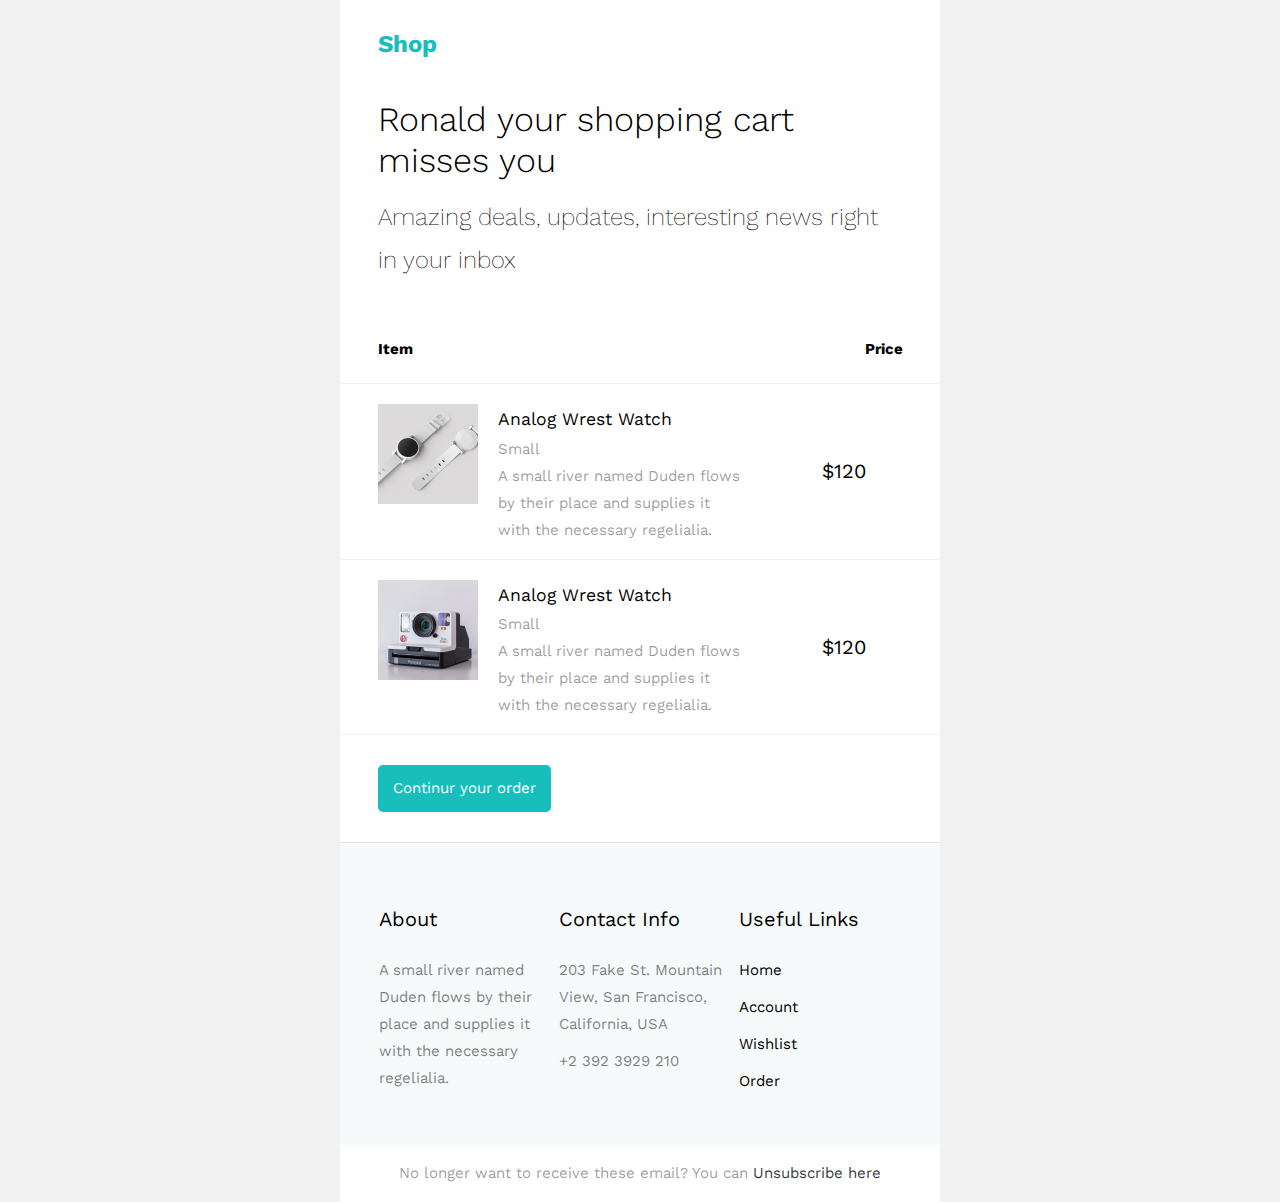
<file: email-templates/12/index.html>
<!DOCTYPE html>
<html lang="en" xmlns="http://www.w3.org/1999/xhtml" xmlns:v="urn:schemas-microsoft-com:vml" xmlns:o="urn:schemas-microsoft-com:office:office">
<head>
    <meta charset="utf-8"> <!-- utf-8 works for most cases -->
    <meta name="viewport" content="width=device-width"> <!-- Forcing initial-scale shouldn't be necessary -->
    <meta http-equiv="X-UA-Compatible" content="IE=edge"> <!-- Use the latest (edge) version of IE rendering engine -->
    <meta name="x-apple-disable-message-reformatting">  <!-- Disable auto-scale in iOS 10 Mail entirely -->
    <title></title> <!-- The title tag shows in email notifications, like Android 4.4. -->

    <link href="https://fonts.googleapis.com/css?family=Work+Sans:200,300,400,500,600,700" rel="stylesheet">

    <!-- CSS Reset : BEGIN -->
    <style>

        /* What it does: Remove spaces around the email design added by some email clients. */
        /* Beware: It can remove the padding / margin and add a background color to the compose a reply window. */
        html,
body {
    margin: 0 auto !important;
    padding: 0 !important;
    height: 100% !important;
    width: 100% !important;
    background: #f1f1f1;
}

/* What it does: Stops email clients resizing small text. */
* {
    -ms-text-size-adjust: 100%;
    -webkit-text-size-adjust: 100%;
}

/* What it does: Centers email on Android 4.4 */
div[style*="margin: 16px 0"] {
    margin: 0 !important;
}

/* What it does: Stops Outlook from adding extra spacing to tables. */
table,
td {
    mso-table-lspace: 0pt !important;
    mso-table-rspace: 0pt !important;
}

/* What it does: Fixes webkit padding issue. */
table {
    border-spacing: 0 !important;
    border-collapse: collapse !important;
    table-layout: fixed !important;
    margin: 0 auto !important;
}

/* What it does: Uses a better rendering method when resizing images in IE. */
img {
    -ms-interpolation-mode:bicubic;
}

/* What it does: Prevents Windows 10 Mail from underlining links despite inline CSS. Styles for underlined links should be inline. */
a {
    text-decoration: none;
}

/* What it does: A work-around for email clients meddling in triggered links. */
*[x-apple-data-detectors],  /* iOS */
.unstyle-auto-detected-links *,
.aBn {
    border-bottom: 0 !important;
    cursor: default !important;
    color: inherit !important;
    text-decoration: none !important;
    font-size: inherit !important;
    font-family: inherit !important;
    font-weight: inherit !important;
    line-height: inherit !important;
}

/* What it does: Prevents Gmail from displaying a download button on large, non-linked images. */
.a6S {
    display: none !important;
    opacity: 0.01 !important;
}

/* What it does: Prevents Gmail from changing the text color in conversation threads. */
.im {
    color: inherit !important;
}

/* If the above doesn't work, add a .g-img class to any image in question. */
img.g-img + div {
    display: none !important;
}

/* What it does: Removes right gutter in Gmail iOS app: https://github.com/TedGoas/Cerberus/issues/89  */
/* Create one of these media queries for each additional viewport size you'd like to fix */

/* iPhone 4, 4S, 5, 5S, 5C, and 5SE */
@media only screen and (min-device-width: 320px) and (max-device-width: 374px) {
    u ~ div .email-container {
        min-width: 320px !important;
    }
}
/* iPhone 6, 6S, 7, 8, and X */
@media only screen and (min-device-width: 375px) and (max-device-width: 413px) {
    u ~ div .email-container {
        min-width: 375px !important;
    }
}
/* iPhone 6+, 7+, and 8+ */
@media only screen and (min-device-width: 414px) {
    u ~ div .email-container {
        min-width: 414px !important;
    }
}
    </style>

    <!-- CSS Reset : END -->

    <!-- Progressive Enhancements : BEGIN -->
    <style>

	    .primary{
	background: #17bebb;
}
.bg_white{
	background: #ffffff;
}
.bg_light{
	background: #f7fafa;
}
.bg_black{
	background: #000000;
}
.bg_dark{
	background: rgba(0,0,0,.8);
}
.email-section{
	padding:2.5em;
}

/*BUTTON*/
.btn{
	padding: 10px 15px;
	display: inline-block;
}
.btn.btn-primary{
	border-radius: 5px;
	background: #17bebb;
	color: #ffffff;
}
.btn.btn-white{
	border-radius: 5px;
	background: #ffffff;
	color: #000000;
}
.btn.btn-white-outline{
	border-radius: 5px;
	background: transparent;
	border: 1px solid #fff;
	color: #fff;
}
.btn.btn-black-outline{
	border-radius: 0px;
	background: transparent;
	border: 2px solid #000;
	color: #000;
	font-weight: 700;
}
.btn-custom{
	color: rgba(0,0,0,.3);
	text-decoration: underline;
}

h1,h2,h3,h4,h5,h6{
	font-family: 'Work Sans', sans-serif;
	color: #000000;
	margin-top: 0;
	font-weight: 400;
}

body{
	font-family: 'Work Sans', sans-serif;
	font-weight: 400;
	font-size: 15px;
	line-height: 1.8;
	color: rgba(0,0,0,.4);
}

a{
	color: #17bebb;
}

table{
}
/*LOGO*/

.logo h1{
	margin: 0;
}
.logo h1 a{
	color: #17bebb;
	font-size: 24px;
	font-weight: 700;
	font-family: 'Work Sans', sans-serif;
}

/*HERO*/
.hero{
	position: relative;
	z-index: 0;
}

.hero .text{
	color: rgba(0,0,0,.3);
}
.hero .text h2{
	color: #000;
	font-size: 34px;
	margin-bottom: 15px;
	font-weight: 300;
	line-height: 1.2;
}
.hero .text h3{
	font-size: 24px;
	font-weight: 200;
}
.hero .text h2 span{
	font-weight: 600;
	color: #000;
}


/*PRODUCT*/
.product-entry{
	display: block;
	position: relative;
	float: left;
	padding-top: 20px;
}
.product-entry .text{
	width: calc(100% - 125px);
	padding-left: 20px;
}
.product-entry .text h3{
	margin-bottom: 0;
	padding-bottom: 0;
}
.product-entry .text p{
	margin-top: 0;
}
.product-entry img, .product-entry .text{
	float: left;
}

ul.social{
	padding: 0;
}
ul.social li{
	display: inline-block;
	margin-right: 10px;
}

/*FOOTER*/

.footer{
	border-top: 1px solid rgba(0,0,0,.05);
	color: rgba(0,0,0,.5);
}
.footer .heading{
	color: #000;
	font-size: 20px;
}
.footer ul{
	margin: 0;
	padding: 0;
}
.footer ul li{
	list-style: none;
	margin-bottom: 10px;
}
.footer ul li a{
	color: rgba(0,0,0,1);
}


@media screen and (max-width: 500px) {


}


    </style>


</head>

<body width="100%" style="margin: 0; padding: 0 !important; mso-line-height-rule: exactly; background-color: #f1f1f1;">
	<center style="width: 100%; background-color: #f1f1f1;">
    <div style="display: none; font-size: 1px;max-height: 0px; max-width: 0px; opacity: 0; overflow: hidden; mso-hide: all; font-family: sans-serif;">
      &zwnj;&nbsp;&zwnj;&nbsp;&zwnj;&nbsp;&zwnj;&nbsp;&zwnj;&nbsp;&zwnj;&nbsp;&zwnj;&nbsp;&zwnj;&nbsp;&zwnj;&nbsp;&zwnj;&nbsp;&zwnj;&nbsp;&zwnj;&nbsp;&zwnj;&nbsp;&zwnj;&nbsp;&zwnj;&nbsp;&zwnj;&nbsp;&zwnj;&nbsp;&zwnj;&nbsp;
    </div>
    <div style="max-width: 600px; margin: 0 auto;" class="email-container">
    	<!-- BEGIN BODY -->
      <table align="center" role="presentation" cellspacing="0" cellpadding="0" border="0" width="100%" style="margin: auto;">
      	<tr>
          <td valign="top" class="bg_white" style="padding: 1em 2.5em 0 2.5em;">
          	<table role="presentation" border="0" cellpadding="0" cellspacing="0" width="100%">
          		<tr>
          			<td class="logo" style="text-align: left;">
			            <h1><a href="#">Shop</a></h1>
			          </td>
          		</tr>
          	</table>
          </td>
	      </tr><!-- end tr -->
				<tr>
          <td valign="middle" class="hero bg_white" style="padding: 2em 0 2em 0;">
            <table role="presentation" border="0" cellpadding="0" cellspacing="0" width="100%">
            	<tr>
            		<td style="padding: 0 2.5em; text-align: left;">
            			<div class="text">
            				<h2>Ronald your shopping cart misses you</h2>
            				<h3>Amazing deals, updates, interesting news right in your inbox</h3>
            			</div>
            		</td>
            	</tr>
            </table>
          </td>
	      </tr><!-- end tr -->
	      <tr>
	      	<table class="bg_white" role="presentation" border="0" cellpadding="0" cellspacing="0" width="100%">
	      		<tr style="border-bottom: 1px solid rgba(0,0,0,.05);">
					    <th width="80%" style="text-align:left; padding: 0 2.5em; color: #000; padding-bottom: 20px">Item</th>
					    <th width="20%" style="text-align:right; padding: 0 2.5em; color: #000; padding-bottom: 20px">Price</th>
					  </tr>
					  <tr style="border-bottom: 1px solid rgba(0,0,0,.05);">
					  	<td valign="middle" width="80%" style="text-align:left; padding: 0 2.5em;">
					  		<div class="product-entry">
					  			<img src="images/prod-1.jpg" alt="" style="width: 100px; max-width: 600px; height: auto; margin-bottom: 20px; display: block;">
					  			<div class="text">
					  				<h3>Analog Wrest Watch</h3>
					  				<span>Small</span>
					  				<p>A small river named Duden flows by their place and supplies it with the necessary regelialia.</p>
					  			</div>
					  		</div>
					  	</td>
					  	<td valign="middle" width="20%" style="text-align:left; padding: 0 2.5em;">
					  		<span class="price" style="color: #000; font-size: 20px;">$120</span>
					  	</td>
					  </tr>
					  <tr style="border-bottom: 1px solid rgba(0,0,0,.05);">
					  	<td valign="middle" width="80%" style="text-align:left; padding: 0 2.5em;">
					  		<div class="product-entry">
					  			<img src="images/prod-2.jpg" alt="" style="width: 100px; max-width: 600px; height: auto; margin-bottom: 20px; display: block;">
					  			<div class="text">
					  				<h3>Analog Wrest Watch</h3>
					  				<span>Small</span>
					  				<p>A small river named Duden flows by their place and supplies it with the necessary regelialia.</p>
					  			</div>
					  		</div>
					  	</td>
					  	<td valign="middle" width="20%" style="text-align:left; padding: 0 2.5em;">
					  		<span class="price" style="color: #000; font-size: 20px;">$120</span>
					  	</td>
					  </tr>
					  <tr>
					  	<td valign="middle" style="text-align:left; padding: 1em 2.5em;">
					  		<p><a href="#" class="btn btn-primary">Continur your order</a></p>
					  	</td>
					  </tr>
	      	</table>
	      </tr><!-- end tr -->
      <!-- 1 Column Text + Button : END -->
      </table>
      <table align="center" role="presentation" cellspacing="0" cellpadding="0" border="0" width="100%" style="margin: auto;">
      	<tr>
          <td valign="middle" class="bg_light footer email-section">
            <table>
            	<tr>
                <td valign="top" width="33.333%" style="padding-top: 20px;">
                  <table role="presentation" cellspacing="0" cellpadding="0" border="0" width="100%">
                    <tr>
                      <td style="text-align: left; padding-right: 10px;">
                      	<h3 class="heading">About</h3>
                      	<p>A small river named Duden flows by their place and supplies it with the necessary regelialia.</p>
                      </td>
                    </tr>
                  </table>
                </td>
                <td valign="top" width="33.333%" style="padding-top: 20px;">
                  <table role="presentation" cellspacing="0" cellpadding="0" border="0" width="100%">
                    <tr>
                      <td style="text-align: left; padding-left: 5px; padding-right: 5px;">
                      	<h3 class="heading">Contact Info</h3>
                      	<ul>
					                <li><span class="text">203 Fake St. Mountain View, San Francisco, California, USA</span></li>
					                <li><span class="text">+2 392 3929 210</span></a></li>
					              </ul>
                      </td>
                    </tr>
                  </table>
                </td>
                <td valign="top" width="33.333%" style="padding-top: 20px;">
                  <table role="presentation" cellspacing="0" cellpadding="0" border="0" width="100%">
                    <tr>
                      <td style="text-align: left; padding-left: 10px;">
                      	<h3 class="heading">Useful Links</h3>
                      	<ul>
					                <li><a href="#">Home</a></li>
					                <li><a href="#">Account</a></li>
					                <li><a href="#">Wishlist</a></li>
					                <li><a href="#">Order</a></li>
					              </ul>
                      </td>
                    </tr>
                  </table>
                </td>
              </tr>
            </table>
          </td>
        </tr><!-- end: tr -->
        <tr>
          <td class="bg_white" style="text-align: center;">
          	<p>No longer want to receive these email? You can <a href="#" style="color: rgba(0,0,0,.8);">Unsubscribe here</a></p>
          </td>
        </tr>
      </table>

    </div>
  </center>
</body>
</html>
</file>
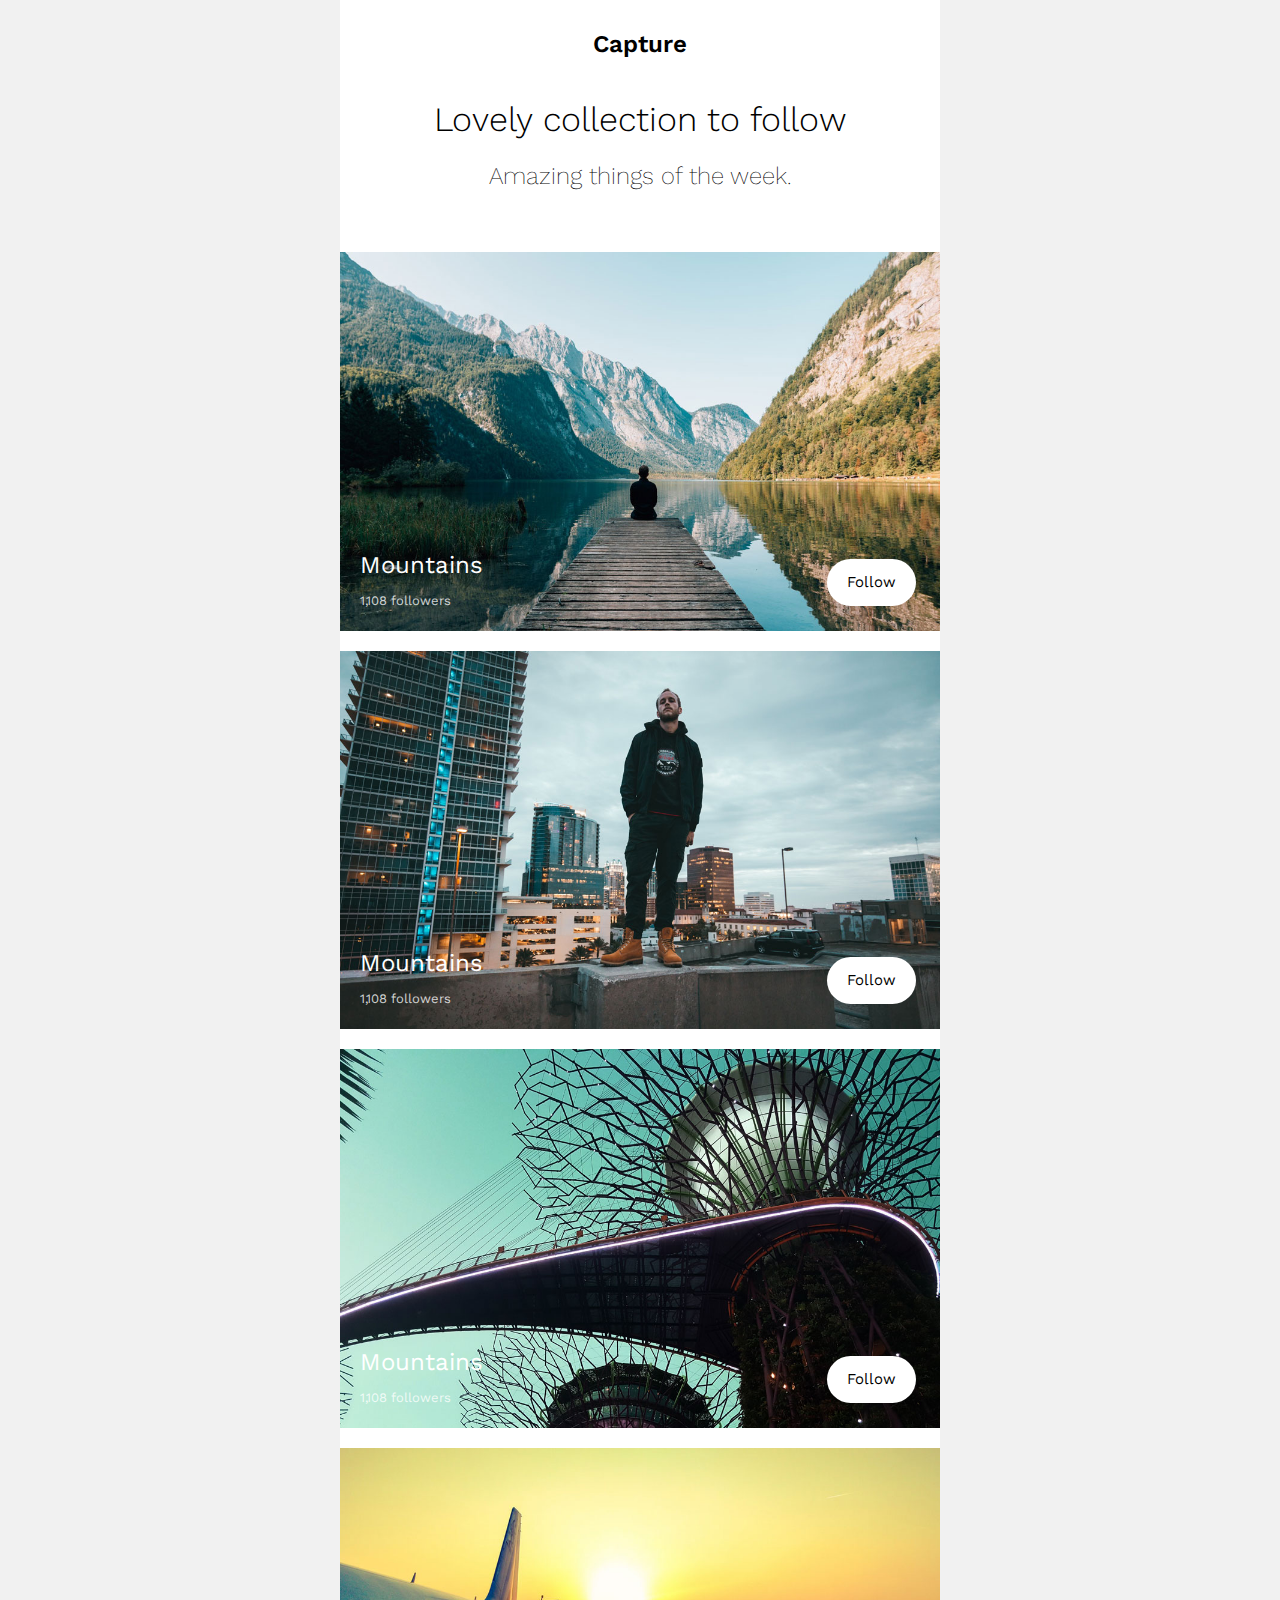
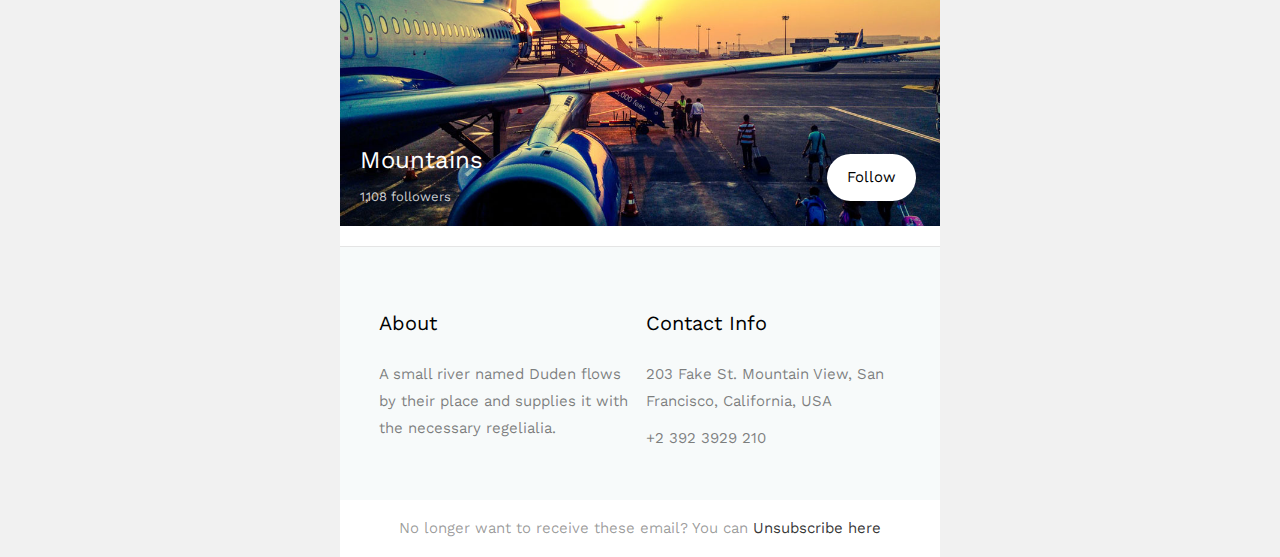
<file: email-templates/13/index.html>
<!DOCTYPE html>
<html lang="en" xmlns="http://www.w3.org/1999/xhtml" xmlns:v="urn:schemas-microsoft-com:vml" xmlns:o="urn:schemas-microsoft-com:office:office">
<head>
    <meta charset="utf-8"> <!-- utf-8 works for most cases -->
    <meta name="viewport" content="width=device-width"> <!-- Forcing initial-scale shouldn't be necessary -->
    <meta http-equiv="X-UA-Compatible" content="IE=edge"> <!-- Use the latest (edge) version of IE rendering engine -->
    <meta name="x-apple-disable-message-reformatting">  <!-- Disable auto-scale in iOS 10 Mail entirely -->
    <title></title> <!-- The title tag shows in email notifications, like Android 4.4. -->

    <link href="https://fonts.googleapis.com/css?family=Work+Sans:200,300,400,500,600,700" rel="stylesheet">

    <!-- CSS Reset : BEGIN -->
    <style>

        /* What it does: Remove spaces around the email design added by some email clients. */
        /* Beware: It can remove the padding / margin and add a background color to the compose a reply window. */
        html,
body {
    margin: 0 auto !important;
    padding: 0 !important;
    height: 100% !important;
    width: 100% !important;
    background: #f1f1f1;
}

/* What it does: Stops email clients resizing small text. */
* {
    -ms-text-size-adjust: 100%;
    -webkit-text-size-adjust: 100%;
}

/* What it does: Centers email on Android 4.4 */
div[style*="margin: 16px 0"] {
    margin: 0 !important;
}

/* What it does: Stops Outlook from adding extra spacing to tables. */
table,
td {
    mso-table-lspace: 0pt !important;
    mso-table-rspace: 0pt !important;
}

/* What it does: Fixes webkit padding issue. */
table {
    border-spacing: 0 !important;
    border-collapse: collapse !important;
    table-layout: fixed !important;
    margin: 0 auto !important;
}

/* What it does: Uses a better rendering method when resizing images in IE. */
img {
    -ms-interpolation-mode:bicubic;
}

/* What it does: Prevents Windows 10 Mail from underlining links despite inline CSS. Styles for underlined links should be inline. */
a {
    text-decoration: none;
}

/* What it does: A work-around for email clients meddling in triggered links. */
*[x-apple-data-detectors],  /* iOS */
.unstyle-auto-detected-links *,
.aBn {
    border-bottom: 0 !important;
    cursor: default !important;
    color: inherit !important;
    text-decoration: none !important;
    font-size: inherit !important;
    font-family: inherit !important;
    font-weight: inherit !important;
    line-height: inherit !important;
}

/* What it does: Prevents Gmail from displaying a download button on large, non-linked images. */
.a6S {
    display: none !important;
    opacity: 0.01 !important;
}

/* What it does: Prevents Gmail from changing the text color in conversation threads. */
.im {
    color: inherit !important;
}

/* If the above doesn't work, add a .g-img class to any image in question. */
img.g-img + div {
    display: none !important;
}

/* What it does: Removes right gutter in Gmail iOS app: https://github.com/TedGoas/Cerberus/issues/89  */
/* Create one of these media queries for each additional viewport size you'd like to fix */

/* iPhone 4, 4S, 5, 5S, 5C, and 5SE */
@media only screen and (min-device-width: 320px) and (max-device-width: 374px) {
    u ~ div .email-container {
        min-width: 320px !important;
    }
}
/* iPhone 6, 6S, 7, 8, and X */
@media only screen and (min-device-width: 375px) and (max-device-width: 413px) {
    u ~ div .email-container {
        min-width: 375px !important;
    }
}
/* iPhone 6+, 7+, and 8+ */
@media only screen and (min-device-width: 414px) {
    u ~ div .email-container {
        min-width: 414px !important;
    }
}

    </style>

    <!-- CSS Reset : END -->

    <!-- Progressive Enhancements : BEGIN -->
    <style>

	    .primary{
	background: #2f89fc;
}
.bg_white{
	background: #ffffff;
}
.bg_light{
	background: #f7fafa;
}
.bg_black{
	background: #000000;
}
.bg_dark{
	background: rgba(0,0,0,.8);
}
.email-section{
	padding:2.5em;
}

/*BUTTON*/
.btn{
	padding: 10px 20px;
	display: inline-block;
}
.btn.btn-primary{
	border-radius: 5px;
	background: #2f89fc;
	color: #ffffff;
}
.btn.btn-white{
	border-radius: 30px;
	background: #ffffff;
	color: #000000;
}
.btn.btn-white-outline{
	border-radius: 5px;
	background: transparent;
	border: 1px solid #fff;
	color: #fff;
}
.btn.btn-black-outline{
	border-radius: 0px;
	background: transparent;
	border: 2px solid #000;
	color: #000;
	font-weight: 700;
}
.btn-custom{
	color: rgba(0,0,0,.3);
	text-decoration: underline;
}

h1,h2,h3,h4,h5,h6{
	font-family: 'Work Sans', sans-serif;
	color: #000000;
	margin-top: 0;
	font-weight: 400;
}

body{
	font-family: 'Work Sans', sans-serif;
	font-weight: 400;
	font-size: 15px;
	line-height: 1.8;
	color: rgba(0,0,0,.4);
}

a{
	color: #2f89fc;
}

table{
}
/*LOGO*/

.logo h1{
	margin: 0;
}
.logo h1 a{
	color: #000;
	font-size: 24px;
	font-weight: 600;
	font-family: 'Work Sans', sans-serif;
}

/*HERO*/
.hero{
	position: relative;
	z-index: 0;
}

.hero .text{
	color: rgba(0,0,0,.3);
}
.hero .text h2{
	color: #000;
	font-size: 34px;
	margin-bottom: 15px;
	font-weight: 300;
	line-height: 1.2;
}
.hero .text h3{
	font-size: 24px;
	font-weight: 200;
}
.hero .text h2 span{
	font-weight: 600;
	color: #000;
}


/*PROJECT*/
.project-entry{
	position: relative;
	width: 100%;
	float: left;
}
.text-project{
	padding-top: 10px;
	position: absolute;
	bottom: 10px;
	left: 0;
	right: 0;
	width: 100%;
	float: left;
}
.text-project h3{
	margin-bottom: 0;
	font-size: 24px;
	font-weight: 400;
}
.text-project h3 a{
	color: #fff;
}
.text-project span{
	font-size: 13px;
	color: rgba(255,255,255,.8);
}
.text-project div{
	width: 43%;
	float: left;
	padding: 0 20px;
}

ul.social{
	padding: 0;
}
ul.social li{
	display: inline-block;
	margin-right: 10px;
}

/*FOOTER*/

.footer{
	border-top: 1px solid rgba(0,0,0,.05);
	color: rgba(0,0,0,.5);
}
.footer .heading{
	color: #000;
	font-size: 20px;
}
.footer ul{
	margin: 0;
	padding: 0;
}
.footer ul li{
	list-style: none;
	margin-bottom: 10px;
}
.footer ul li a{
	color: rgba(0,0,0,1);
}


@media screen and (max-width: 500px) {


}


    </style>


</head>

<body width="100%" style="margin: 0; padding: 0 !important; mso-line-height-rule: exactly; background-color: #f1f1f1;">
	<center style="width: 100%; background-color: #f1f1f1;">
    <div style="display: none; font-size: 1px;max-height: 0px; max-width: 0px; opacity: 0; overflow: hidden; mso-hide: all; font-family: sans-serif;">
      &zwnj;&nbsp;&zwnj;&nbsp;&zwnj;&nbsp;&zwnj;&nbsp;&zwnj;&nbsp;&zwnj;&nbsp;&zwnj;&nbsp;&zwnj;&nbsp;&zwnj;&nbsp;&zwnj;&nbsp;&zwnj;&nbsp;&zwnj;&nbsp;&zwnj;&nbsp;&zwnj;&nbsp;&zwnj;&nbsp;&zwnj;&nbsp;&zwnj;&nbsp;&zwnj;&nbsp;
    </div>
    <div style="max-width: 600px; margin: 0 auto;" class="email-container">
    	<!-- BEGIN BODY -->
      <table align="center" role="presentation" cellspacing="0" cellpadding="0" border="0" width="100%" style="margin: auto;">
      	<tr>
          <td valign="top" class="bg_white" style="padding: 1em 2.5em 0 2.5em;">
          	<table role="presentation" border="0" cellpadding="0" cellspacing="0" width="100%">
          		<tr>
          			<td class="logo" style="text-align: center;">
			            <h1><a href="#">Capture</a></h1>
			          </td>
          		</tr>
          	</table>
          </td>
	      </tr><!-- end tr -->
				<tr>
          <td valign="middle" class="hero bg_white" style="padding: 2em 0 2em 0;">
            <table role="presentation" border="0" cellpadding="0" cellspacing="0" width="100%">
            	<tr>
            		<td style="padding: 0 2.5em; text-align: center;">
            			<div class="text">
            				<h2>Lovely collection to follow</h2>
            				<h3>Amazing things of the week.</h3>
            			</div>
            		</td>
            	</tr>
            </table>
          </td>
	      </tr><!-- end tr -->
	      <tr>
	      	<td class="bg_white">
	      		<table role="presentation" border="0" cellpadding="0" cellspacing="0" width="100%">
		      		<tr>
		            <td valign="top" width="100%" style="padding-bottom: 20px;">
		              <div class="project-entry">
		              	<img src="images/image_1.jpg" alt="" style="width: 100%; max-width: 600px; height: auto; margin: auto; display: block;">
		              	<div class="text-project" style="text-align: left; width: 100%;">
              				<div>
              					<h3><a href="#">Mountains</a></h3>
			                	<span>1,108 followers</span>
              				</div>
              				<div style="text-align: right;">
              					<p><a href="#" class="btn btn-white">Follow</a></p>
              				</div>
		                </div>
		              </div>
		            </td>
		          </tr>
		          <tr>
		            <td valign="top" width="100%" style="padding-bottom: 20px;">
		              <div class="project-entry">
		              	<img src="images/image_2.jpg" alt="" style="width: 100%; max-width: 600px; height: auto; margin: auto; display: block;">
		              	<div class="text-project" style="text-align: left; width: 100%;">
              				<div>
              					<h3><a href="#">Mountains</a></h3>
			                	<span>1,108 followers</span>
              				</div>
              				<div style="text-align: right;">
              					<p><a href="#" class="btn btn-white">Follow</a></p>
              				</div>
		                </div>
		              </div>
		            </td>
		          </tr>
		          <tr>
		            <td valign="top" width="100%" style="padding-bottom: 20px;">
		              <div class="project-entry">
		              	<img src="images/image_3.jpg" alt="" style="width: 100%; max-width: 600px; height: auto; margin: auto; display: block;">
		              	<div class="text-project" style="text-align: left; width: 100%;">
              				<div>
              					<h3><a href="#">Mountains</a></h3>
			                	<span>1,108 followers</span>
              				</div>
              				<div style="text-align: right;">
              					<p><a href="#" class="btn btn-white">Follow</a></p>
              				</div>
		                </div>
		              </div>
		            </td>
		          </tr>
		          <tr>
		            <td valign="top" width="100%" style="padding-bottom: 20px;">
		              <div class="project-entry">
		              	<img src="images/image_4.jpg" alt="" style="width: 100%; max-width: 600px; height: auto; margin: auto; display: block;">
		              	<div class="text-project" style="text-align: left; width: 100%;">
              				<div>
              					<h3><a href="#">Mountains</a></h3>
			                	<span>1,108 followers</span>
              				</div>
              				<div style="text-align: right;">
              					<p><a href="#" class="btn btn-white">Follow</a></p>
              				</div>
		                </div>
		              </div>
		            </td>
		          </tr>
						</table>
	      	</td>
	      </tr><!-- end tr -->
      <!-- 1 Column Text + Button : END -->
      </table>
      <table align="center" role="presentation" cellspacing="0" cellpadding="0" border="0" width="100%" style="margin: auto;">
      	<tr>
          <td valign="middle" class="bg_light footer email-section">
            <table>
            	<tr>
                <td valign="top" width="50%" style="padding-top: 20px;">
                  <table role="presentation" cellspacing="0" cellpadding="0" border="0" width="100%">
                    <tr>
                      <td style="text-align: left; padding-right: 10px;">
                      	<h3 class="heading">About</h3>
                      	<p>A small river named Duden flows by their place and supplies it with the necessary regelialia.</p>
                      </td>
                    </tr>
                  </table>
                </td>
                <td valign="top" width="50%" style="padding-top: 20px;">
                  <table role="presentation" cellspacing="0" cellpadding="0" border="0" width="100%">
                    <tr>
                      <td style="text-align: left; padding-left: 5px; padding-right: 5px;">
                      	<h3 class="heading">Contact Info</h3>
                      	<ul>
					                <li><span class="text">203 Fake St. Mountain View, San Francisco, California, USA</span></li>
					                <li><span class="text">+2 392 3929 210</span></a></li>
					              </ul>
                      </td>
                    </tr>
                  </table>
                </td>
              </tr>
            </table>
          </td>
        </tr><!-- end: tr -->
        <tr>
          <td class="bg_white" style="text-align: center;">
          	<p>No longer want to receive these email? You can <a href="#" style="color: rgba(0,0,0,.8);">Unsubscribe here</a></p>
          </td>
        </tr>
      </table>

    </div>
  </center>
</body>
</html>
</file>
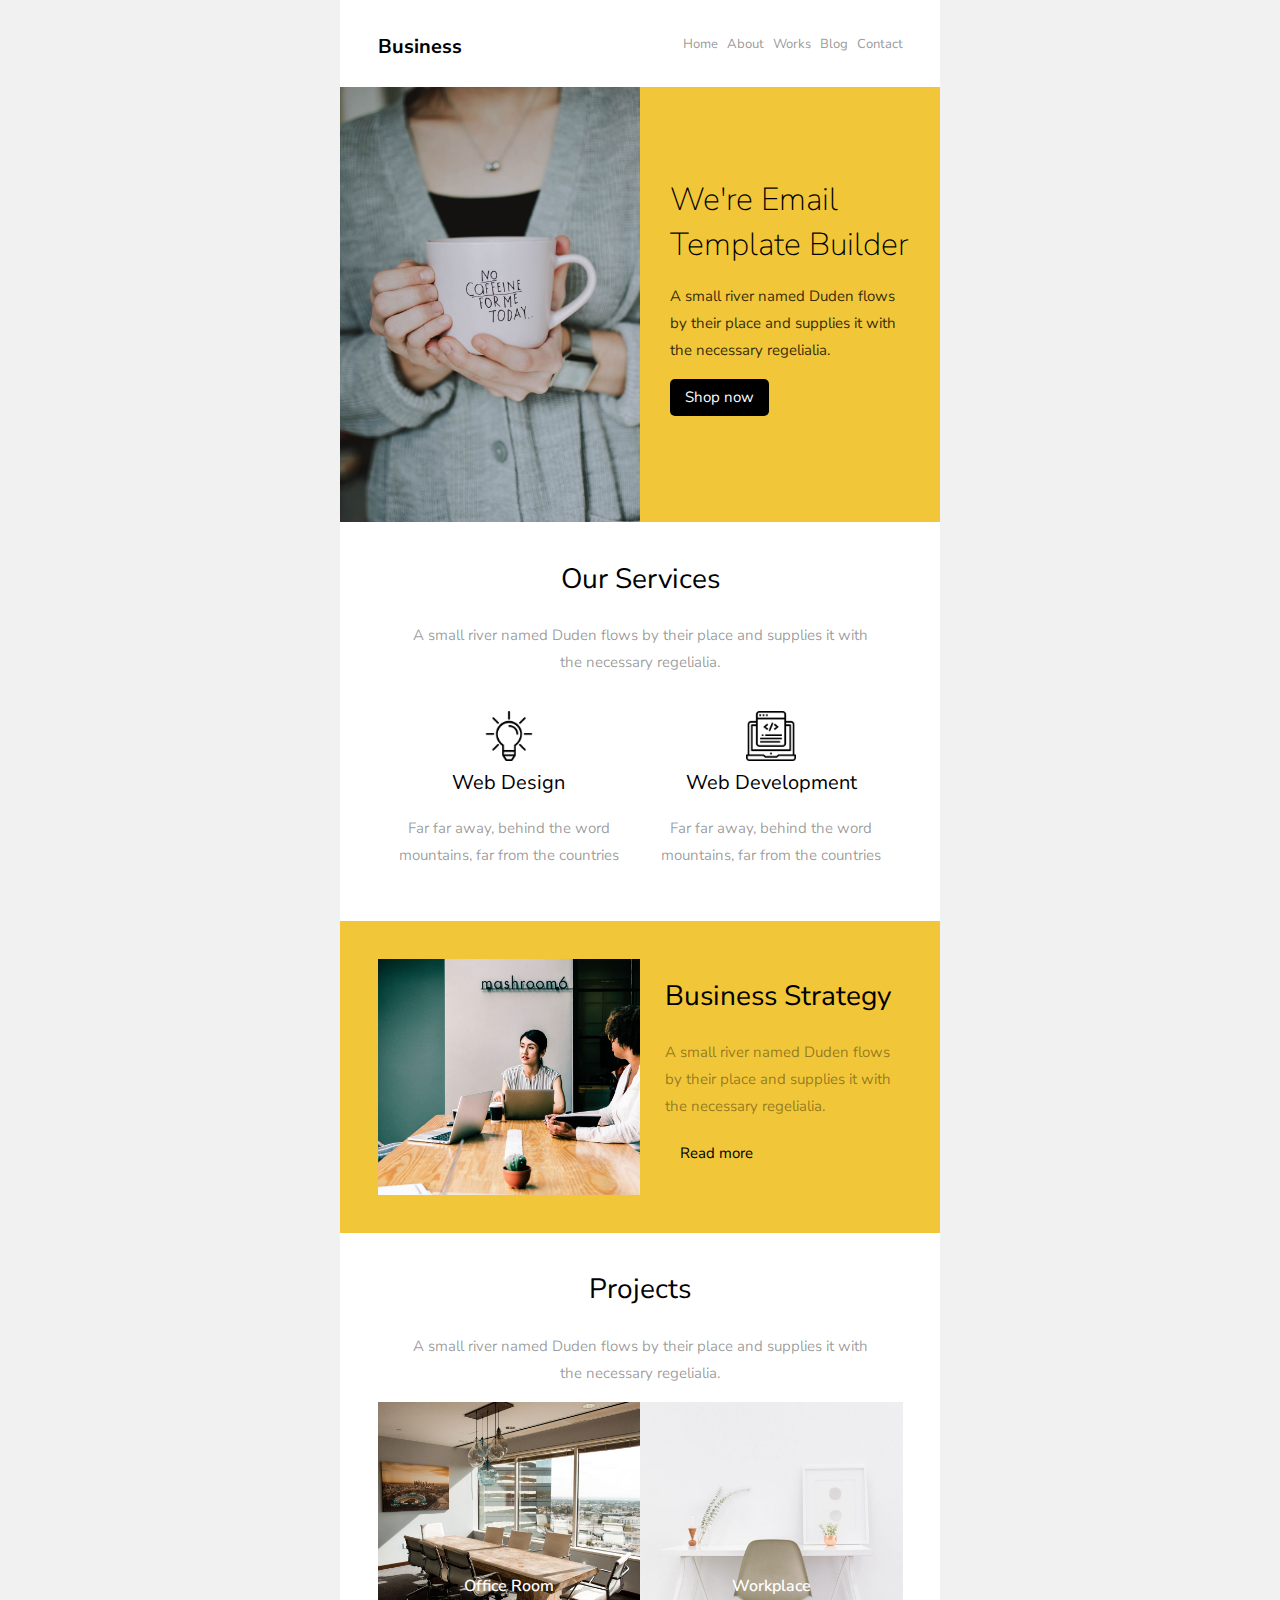
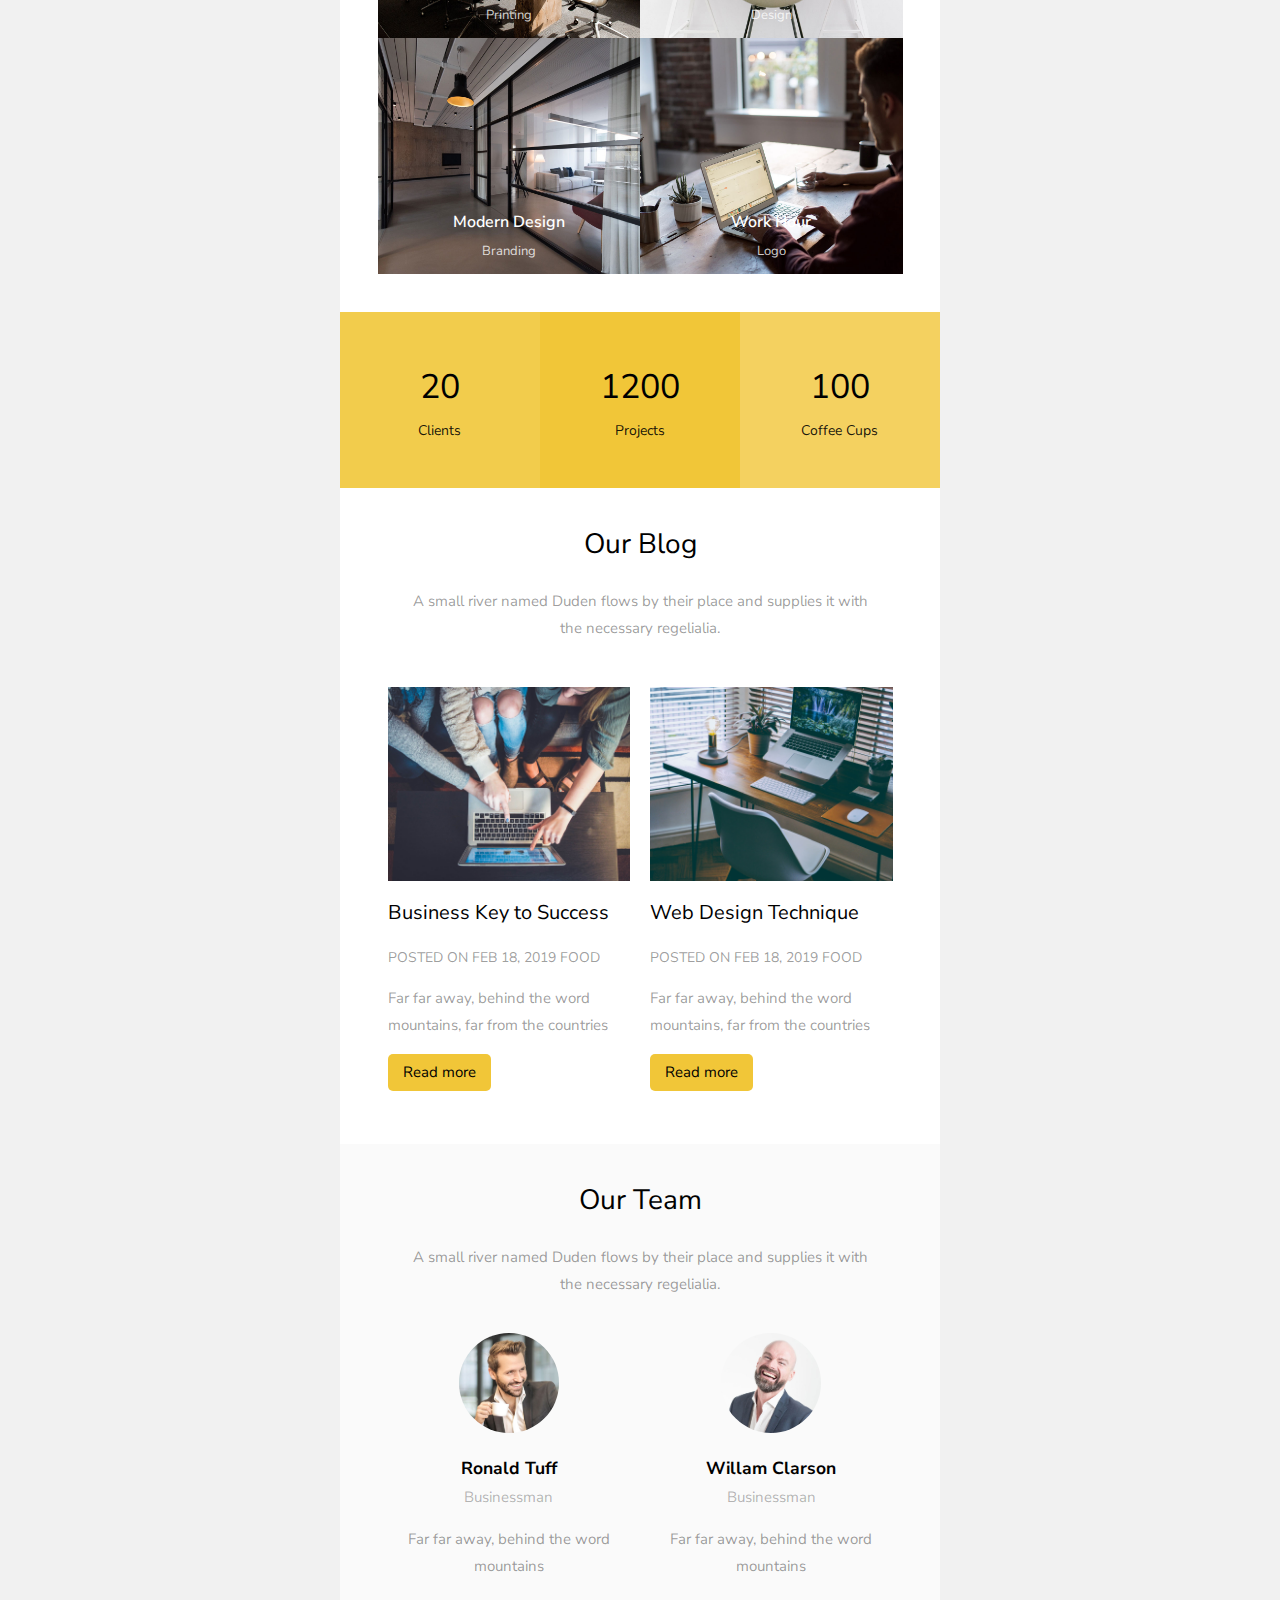
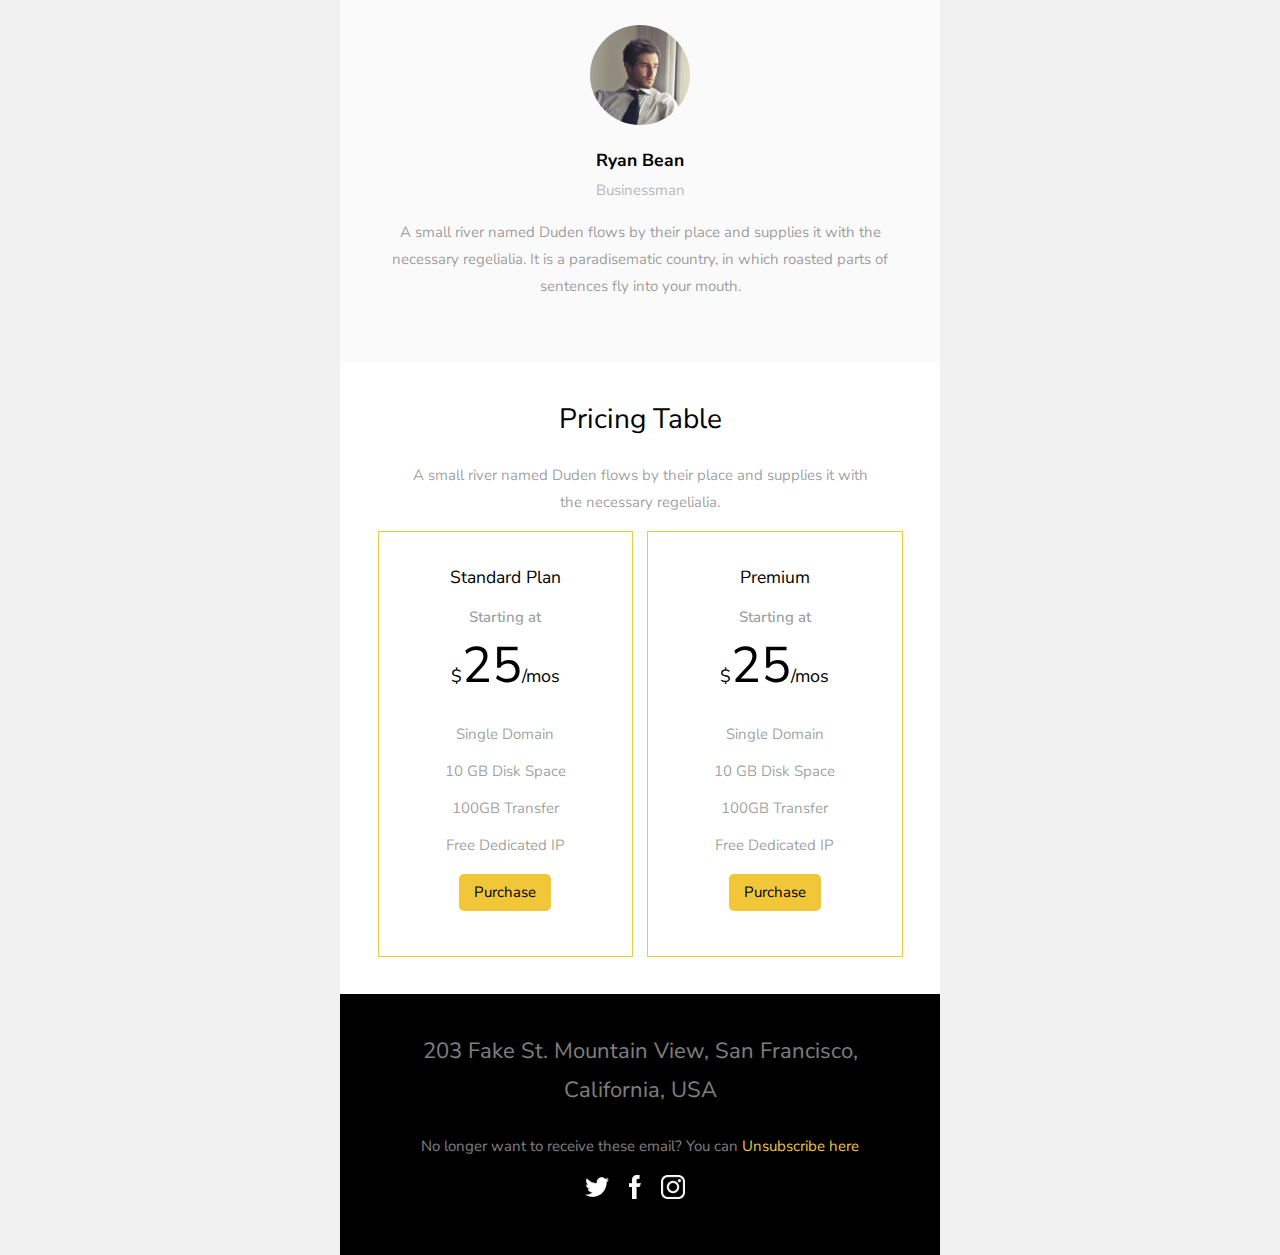
<file: email-templates/14/index.html>
<!DOCTYPE html>
<html lang="en" xmlns="http://www.w3.org/1999/xhtml" xmlns:v="urn:schemas-microsoft-com:vml" xmlns:o="urn:schemas-microsoft-com:office:office">
<head>
    <meta charset="utf-8"> <!-- utf-8 works for most cases -->
    <meta name="viewport" content="width=device-width"> <!-- Forcing initial-scale shouldn't be necessary -->
    <meta http-equiv="X-UA-Compatible" content="IE=edge"> <!-- Use the latest (edge) version of IE rendering engine -->
    <meta name="x-apple-disable-message-reformatting">  <!-- Disable auto-scale in iOS 10 Mail entirely -->
    <title></title> <!-- The title tag shows in email notifications, like Android 4.4. -->

    <link href="https://fonts.googleapis.com/css?family=Nunito+Sans:200,300,400,600,700" rel="stylesheet">

    <!-- CSS Reset : BEGIN -->
    <style>

        /* What it does: Remove spaces around the email design added by some email clients. */
        /* Beware: It can remove the padding / margin and add a background color to the compose a reply window. */
        html,
body {
    margin: 0 auto !important;
    padding: 0 !important;
    height: 100% !important;
    width: 100% !important;
    background: #f1f1f1;
}

/* What it does: Stops email clients resizing small text. */
* {
    -ms-text-size-adjust: 100%;
    -webkit-text-size-adjust: 100%;
}

/* What it does: Centers email on Android 4.4 */
div[style*="margin: 16px 0"] {
    margin: 0 !important;
}

/* What it does: Stops Outlook from adding extra spacing to tables. */
table,
td {
    mso-table-lspace: 0pt !important;
    mso-table-rspace: 0pt !important;
}

/* What it does: Fixes webkit padding issue. */
table {
    border-spacing: 0 !important;
    border-collapse: collapse !important;
    table-layout: fixed !important;
    margin: 0 auto !important;
}

/* What it does: Uses a better rendering method when resizing images in IE. */
img {
    -ms-interpolation-mode:bicubic;
}

/* What it does: Prevents Windows 10 Mail from underlining links despite inline CSS. Styles for underlined links should be inline. */
a {
    text-decoration: none;
}

/* What it does: A work-around for email clients meddling in triggered links. */
*[x-apple-data-detectors],  /* iOS */
.unstyle-auto-detected-links *,
.aBn {
    border-bottom: 0 !important;
    cursor: default !important;
    color: inherit !important;
    text-decoration: none !important;
    font-size: inherit !important;
    font-family: inherit !important;
    font-weight: inherit !important;
    line-height: inherit !important;
}

/* What it does: Prevents Gmail from displaying a download button on large, non-linked images. */
.a6S {
    display: none !important;
    opacity: 0.01 !important;
}

/* What it does: Prevents Gmail from changing the text color in conversation threads. */
.im {
    color: inherit !important;
}

/* If the above doesn't work, add a .g-img class to any image in question. */
img.g-img + div {
    display: none !important;
}

/* What it does: Removes right gutter in Gmail iOS app: https://github.com/TedGoas/Cerberus/issues/89  */
/* Create one of these media queries for each additional viewport size you'd like to fix */

/* iPhone 4, 4S, 5, 5S, 5C, and 5SE */
@media only screen and (min-device-width: 320px) and (max-device-width: 374px) {
    u ~ div .email-container {
        min-width: 320px !important;
    }
}
/* iPhone 6, 6S, 7, 8, and X */
@media only screen and (min-device-width: 375px) and (max-device-width: 413px) {
    u ~ div .email-container {
        min-width: 375px !important;
    }
}
/* iPhone 6+, 7+, and 8+ */
@media only screen and (min-device-width: 414px) {
    u ~ div .email-container {
        min-width: 414px !important;
    }
}


    </style>

    <!-- CSS Reset : END -->

    <!-- Progressive Enhancements : BEGIN -->
    <style>

	    .primary{
	background: #f1c638;
}
.bg_white{
	background: #ffffff;
}
.bg_light{
	background: #fafafa;
}
.bg_black{
	background: #000000;
}
.bg_dark{
	background: rgba(0,0,0,.8);
}
.email-section{
	padding:2.5em;
}

/*BUTTON*/
.btn{
	padding: 5px 15px;
	display: inline-block;
}
.btn.btn-primary{
	border-radius: 5px;
	background: #f1c638;
	color: #000;
}
.btn.btn-white{
	border-radius: 5px;
	background: #ffffff;
	color: #000000;
}
.btn.btn-white-outline{
	border-radius: 5px;
	background: transparent;
	border: 1px solid #fff;
	color: #fff;
}
.btn.btn-black{
	border-radius: 5px;
	background: #000;
	color: #fff;
}

h1,h2,h3,h4,h5,h6{
	font-family: 'Nunito Sans', sans-serif;
	color: #000000;
	margin-top: 0;
}

body{
	font-family: 'Nunito Sans', sans-serif;
	font-weight: 400;
	font-size: 15px;
	line-height: 1.8;
	color: rgba(0,0,0,.4);
}

a{
	color: #f1c638;
}

table{
}
/*LOGO*/

.logo h1{
	margin: 0;
}
.logo h1 a{
	color: #000000;
	font-size: 20px;
	font-weight: 700;
	font-family: 'Nunito Sans', sans-serif;
}

.navigation{
	padding: 0;
}
.navigation li{
	list-style: none;
	display: inline-block;;
	margin-left: 5px;
	font-size: 13px;
	font-weight: 500;
}
.navigation li a{
	color: rgba(0,0,0,.4);
}

/*HERO*/
.hero{
	position: relative;
	z-index: 0;
}
.hero .overlay{
	position: absolute;
	top: 0;
	left: 0;
	right: 0;
	bottom: 0;
	content: '';
	width: 100%;
	background: #000000;
	z-index: -1;
	opacity: .3;
}
.hero .icon{
}
.hero .icon a{
	display: block;
	width: 60px;
	margin: 0 auto;
}
.hero .text{
	color: rgba(0,0,0,.8);
}
.hero .text h2{
	color: #000;
	font-size: 32px;
	margin-bottom: 0;
	font-weight: 200;
	line-height: 1.4;
}


/*HEADING SECTION*/
.heading-section{
}
.heading-section h2{
	color: #000000;
	font-size: 28px;
	margin-top: 0;
	line-height: 1.4;
	font-weight: 400;
}
.heading-section .subheading{
	margin-bottom: 20px !important;
	display: inline-block;
	font-size: 13px;
	text-transform: uppercase;
	letter-spacing: 2px;
	color: rgba(0,0,0,.4);
	position: relative;
}
.heading-section .subheading::after{
	position: absolute;
	left: 0;
	right: 0;
	bottom: -10px;
	content: '';
	width: 100%;
	height: 2px;
	background: #f1c638;
	margin: 0 auto;
}

.heading-section-white{
	color: rgba(255,255,255,.8);
}
.heading-section-white h2{
	font-family: 
	line-height: 1;
	padding-bottom: 0;
}
.heading-section-white h2{
	color: #ffffff;
}
.heading-section-white .subheading{
	margin-bottom: 0;
	display: inline-block;
	font-size: 13px;
	text-transform: uppercase;
	letter-spacing: 2px;
	color: rgba(255,255,255,.4);
}


.icon{
	text-align: center;
}
.icon img{
}


/*SERVICES*/
.services{
}
.text-services{
	padding: 10px 10px 0; 
	text-align: center;
}
.text-services h3{
	font-size: 18px;
	font-weight: 400;
}

.services-list{
	padding: 0;
	margin: 0 0 20px 0;
	width: 100%;
	float: left;
}

.services-list img{
	float: left;
}
.services-list .text{
	width: calc(100% - 60px);
	float: right;
}
.services-list h3{
	margin-top: 0;
	margin-bottom: 0;
}
.services-list p{
	margin: 0;
}

/*PROJECT*/
.project-entry{
	position: relative;
}
.text-project{
	padding-top: 10px;
	position: absolute;
	bottom: 10px;
	left: 0;
	right: 0;
}
.text-project h3{
	margin-bottom: 0;
	font-size: 16px;
	font-weight: 600;
}
.text-project h3 a{
	color: #fff;
}
.text-project span{
	font-size: 13px;
	color: rgba(255,255,255,.8);
}

/*PRICING*/
.pricing{
	position: relative;
	text-align: center;
	border: 1px solid rgba(0,0,0,.05);
	border: 1px solid #f1c638;
	padding: 2em 1em;
	/*rgba(0,0,0,.05;)*/
}
.pricing h3{
	font-weight: 400;
	margin-bottom: 10px;
}
.pricing h2{
	font-size: 50px;
	font-weight: 400;
	margin-bottom: 0;
	margin-top: 0;
	line-height: 1.4;
}
.pricing .start{
	padding: 0;
	font-weight: 600;
	margin-bottom: 0;
}
.pricing h2 span{
}
.pricing h2 small{
	font-size: 18px;
}
.pricing ul{
	padding: 0;
	margin: 20px 0 0 0;
}
.pricing ul li{
	list-style: none;
	margin-bottom: 10px;
}

/*BLOG*/
.text-services .meta{
	text-transform: uppercase;
	font-size: 14px;
	margin-top: 0;
}
.text-services h3{
	margin-top: 0;
	line-height: 1.2;
	font-size: 20px;
}

/*TESTIMONY*/
.text-testimony .name{
	margin: 0;
}
.text-testimony .position{
	color: rgba(0,0,0,.3);

}


/*VIDEO*/
.img{
	width: 100%;
	height: auto;
	position: relative;
}
.img .icon{
	position: absolute;
	top: 50%;
	left: 0;
	right: 0;
	bottom: 0;
	margin-top: -25px;
}
.img .icon a{
	display: block;
	width: 60px;
	position: absolute;
	top: 0;
	left: 50%;
	margin-left: -25px;
}



/*COUNTER*/
.counter{
	width: 100%;
	position: relative;
	z-index: 0;
}
.counter .overlay{
	position: absolute;
	top: 0;
	left: 0;
	right: 0;
	bottom: 0;
	content: '';
	width: 100%;
	background: #000000;
	z-index: -1;
	opacity: .3;
}
.counter-text{
	text-align: center;
}
.counter-text .num{
	display: block;
	color: #000;
	font-size: 34px;
	font-weight: 400;
}
.counter-text .name{
	display: block;
	color: rgba(0,0,0,.9);
	font-size: 14px;
}



ul.social{
	padding: 20px 0 0 0;
}
ul.social li{
	display: inline-block;
	margin-right: 10px;
}
/*FOOTER*/

.footer{
	color: rgba(255,255,255,.5);

}
.footer .heading{
	color: #ffffff;
	font-size: 20px;
}
.footer ul{
	margin: 0;
	padding: 0;
}
.footer ul li{
	list-style: none;
	margin-bottom: 10px;
}
.footer ul li a{
	color: rgba(255,255,255,1);
}


@media screen and (max-width: 500px) {

	.icon{
		text-align: left;
	}

	.text-services{
		padding-left: 0;
		padding-right: 20px;
		text-align: left;
	}

}


    </style>


</head>

<body width="100%" style="margin: 0; padding: 0 !important; mso-line-height-rule: exactly; background-color: #222222;">
	<center style="width: 100%; background-color: #f1f1f1;">
    <div style="display: none; font-size: 1px;max-height: 0px; max-width: 0px; opacity: 0; overflow: hidden; mso-hide: all; font-family: sans-serif;">
      &zwnj;&nbsp;&zwnj;&nbsp;&zwnj;&nbsp;&zwnj;&nbsp;&zwnj;&nbsp;&zwnj;&nbsp;&zwnj;&nbsp;&zwnj;&nbsp;&zwnj;&nbsp;&zwnj;&nbsp;&zwnj;&nbsp;&zwnj;&nbsp;&zwnj;&nbsp;&zwnj;&nbsp;&zwnj;&nbsp;&zwnj;&nbsp;&zwnj;&nbsp;&zwnj;&nbsp;
    </div>
    <div style="max-width: 600px; margin: 0 auto;" class="email-container">
    	<!-- BEGIN BODY -->
      <table align="center" role="presentation" cellspacing="0" cellpadding="0" border="0" width="100%" style="margin: auto;">
      	<tr>
          <td valign="top" class="bg_white" style="padding: 1em 2.5em;">
          	<table role="presentation" border="0" cellpadding="0" cellspacing="0" width="100%">
          		<tr>
          			<td width="40%" class="logo" style="text-align: left;">
			            <h1><a href="#">Business</a></h1>
			          </td>
			          <td width="60%" class="logo" style="text-align: right;">
			            <ul class="navigation">
			            	<li><a href="#">Home</a></li>
			            	<li><a href="#">About</a></li>
			            	<li><a href="#">Works</a></li>
			            	<li><a href="#">Blog</a></li>
			            	<li><a href="#">Contact</a></li>
			            </ul>
			          </td>
          		</tr>
          	</table>
          </td>
	      </tr><!-- end tr -->
				<tr>
          <td valign="middle" class="hero bg_white">
            <table role="presentation" cellspacing="0" cellpadding="0" border="0" width="100%">
            	<tr>
            		<td valign="middle" width="50%">
                  <table role="presentation" cellspacing="0" cellpadding="0" border="0" width="100%">
                    <tr>
                      <td>
                        <img src="images/bg_1.jpg" alt="" style="width: 100%; max-width: 600px; height: auto; margin: auto; display: block;">
                      </td>
                    </tr>
                  </table>
                </td>
                <td valign="middle" width="50%" class="primary">
                  <table role="presentation" cellspacing="0" cellpadding="0" border="0" width="100%">
                    <tr>
                      <td class="text" style="text-align: left; padding: 20px 30px;">
				              	<h2>We're Email Template Builder</h2>
				              	<p>A small river named Duden flows by their place and supplies it with the necessary regelialia.</p>
				              	<p><a href="#" class="btn btn-black">Shop now</a></p>
                      </td>
                    </tr>
                  </table>
                </td>
            	</tr>
            </table>
          </td>
	      </tr><!-- end tr -->
	      <tr>
		      <td class="bg_white">
		        <table role="presentation" cellspacing="0" cellpadding="0" border="0" width="100%">
		          <tr>
		            <td class="bg_white email-section">
		            	<div class="heading-section" style="text-align: center; padding: 0 30px;">
		              	<h2>Our Services</h2>
		              	<p>A small river named Duden flows by their place and supplies it with the necessary regelialia.</p>
		            	</div>
		            	<table role="presentation" border="0" cellpadding="0" cellspacing="0" width="100%">
		            		<tr>
                      <td valign="top" width="50%" style="padding-top: 20px;" class="services">
                        <table role="presentation" cellspacing="0" cellpadding="0" border="0" width="100%">
                          <tr>
                            <td class="icon">
                              <img src="images/001-diet.png" alt="" style="width: 50px; max-width: 600px; height: auto; margin: auto; display: block;">
                            </td>
                          </tr>
                          <tr>
                            <td class="text-services">
                            	<h3>Web Design</h3>
                             	<p>Far far away, behind the word mountains, far from the countries</p>
                            </td>
                          </tr>
                        </table>
                      </td>
                      <td valign="top" width="50%" style="padding-top: 20px;" class="services">
                        <table role="presentation" cellspacing="0" cellpadding="0" border="0" width="100%">
                          <tr>
                            <td class="icon">
                              <img src="images/003-recipe-book.png" alt="" style="width: 50px; max-width: 600px; height: auto; margin: auto; display: block;">
                            </td>
                          </tr>
                          <tr>
                            <td class="text-services">
                            	<h3>Web Development</h3>
                              <p>Far far away, behind the word mountains, far from the countries</p>
                            </td>
                          </tr>
                        </table>
                      </td>
                    </tr>
		            	</table>
		            </td>
		          </tr><!-- end: tr -->
		          <tr>
		            <td class="primary email-section" style="width: 100%;">
		            	<table role="presentation" border="0" cellpadding="0" cellspacing="0" width="100%">
		            		<tr>
		            			<td valign="middle" width="50%">
                        <table role="presentation" cellspacing="0" cellpadding="0" border="0" width="100%">
                          <tr>
                            <td>
                              <img src="images/about.jpg" alt="" style="width: 100%; max-width: 600px; height: auto; margin: auto; display: block;">
                            </td>
                          </tr>
                        </table>
                      </td>
                      <td valign="middle" width="50%">
                        <table role="presentation" cellspacing="0" cellpadding="0" border="0" width="100%">
                          <tr>
                            <td class="text-services" style="text-align: left; padding-left:25px;">
                            	<div class="heading-section">
								              	<h2>Business Strategy</h2>
								              	<p>A small river named Duden flows by their place and supplies it with the necessary regelialia.</p>
								              	<p><a href="#" class="btn btn-primary">Read more</a></p>
								            	</div>
                            </td>
                          </tr>
                        </table>
                      </td>
                    </tr>
		            	</table>
		            </td>
		          </tr><!-- end: tr -->
		          <tr>
		            <td class="bg_white email-section">
		            	<div class="heading-section" style="text-align: center; padding: 0 30px;">
		              	<h2>Projects</h2>
		              	<p>A small river named Duden flows by their place and supplies it with the necessary regelialia.</p>
		            	</div>
		            	<table role="presentation" border="0" cellpadding="0" cellspacing="0" width="100%">
		            		<tr>
                      <td width="50%">
                        <div class="project-entry">
                        	<img src="images/work-1.jpg" alt="" style="width: 100%; max-width: 600px; height: auto; margin: auto; display: block;">
                        	<div class="text-project" style="text-align: center;">
                          	<h3><a href="#">Office Room</a></h3>
                          	<span>Printing</span>
                          </div>
                        </div>
                      </td>
                      <td width="50%">
                        <div class="project-entry">
                        	<img src="images/work-2.jpg" alt="" style="width: 100%; max-width: 600px; height: auto; margin: auto; display: block;">
                        	<div class="text-project" style="text-align: center;">
                          	<h3><a href="#">Workplace</a></h3>
                          	<span>Design</span>
                          </div>
                        </div>
                      </td>
                    </tr>
		            	</table>
		            	<table role="presentation" border="0" cellpadding="0" cellspacing="0" width="100%">
		            		<tr>
                      <td width="50%">
                        <div class="project-entry">
                        	<img src="images/work-3.jpg" alt="" style="width: 100%; max-width: 600px; height: auto; margin: auto; display: block;">
                        	<div class="text-project" style="text-align: center;">
                          	<h3><a href="#">Modern Design</a></h3>
                          	<span>Branding</span>
                          </div>
                        </div>
                      </td>
                      <td width="50%">
                        <div class="project-entry">
                        	<img src="images/work-4.jpg" alt="" style="width: 100%; max-width: 600px; height: auto; margin: auto; display: block;">
                        	<div class="text-project" style="text-align: center;">
                          	<h3><a href="#">Work Hour</a></h3>
                          	<span>Logo</span>
                          </div>
                        </div>
                      </td>
                    </tr>
		            	</table>
		            </td>
		          </tr><!-- end: tr -->

		          <tr>
			          <td valign="middle" class="counter">
			            <table role="presentation" border="0" cellpadding="0" cellspacing="0" width="100%">
			            	<tr>
			            		<td valign="middle" width="33.333%" style="padding: 3em 0; background-color: rgba(241,198,56,.9);">
                        <table role="presentation" cellspacing="0" cellpadding="0" border="0" width="100%">
                          <tr>
                            <td class="counter-text">
                            	<span class="num">20</span>
                            	<span class="name">Clients</span>
                            </td>
                          </tr>
                        </table>
                      </td>
                      <td valign="middle" width="33.333%" style="padding: 3em 0; background-color: rgba(241,198,56,1);">
                        <table role="presentation" cellspacing="0" cellpadding="0" border="0" width="100%">
                          <tr>
                            <td class="counter-text">
                            	<span class="num">1200</span>
                            	<span class="name">Projects</span>
                            </td>
                          </tr>
                        </table>
                      </td>
                      <td valign="middle" width="33.333%" style="padding: 3em 0; background-color: rgba(241,198,56,.8);">
                        <table role="presentation" cellspacing="0" cellpadding="0" border="0" width="100%">
                          <tr>
                            <td class="counter-text">
                            	<span class="num">100</span>
                            	<span class="name">Coffee Cups</span>
                            </td>
                          </tr>
                        </table>
                      </td>
			            	</tr>
			            </table>
			          </td>
				      </tr><!-- end tr -->
				      <tr>
		            <td class="bg_white email-section">
		            	<div class="heading-section" style="text-align: center; padding: 0 30px;">
		              	<h2>Our Blog</h2>
		              	<p>A small river named Duden flows by their place and supplies it with the necessary regelialia.</p>
		            	</div>
		            	<table role="presentation" border="0" cellpadding="0" cellspacing="0" width="100%">
		            		<tr>
                      <td valign="top" width="50%" style="padding-top: 20px;">
                        <table role="presentation" cellspacing="0" cellpadding="10" border="0" width="100%">
                          <tr>
                            <td>
                              <img src="images/blog-1.jpg" alt="" style="width: 100%; max-width: 600px; height: auto; margin: auto; display: block;">
                            </td>
                          </tr>
                          <tr>
                            <td class="text-services" style="text-align: left;">
                            	<h3>Business Key to Success</h3>
                            	<p class="meta"><span>Posted on Feb 18, 2019</span> <span>Food</span></p>
                             	<p>Far far away, behind the word mountains, far from the countries</p>
                             	<p><a href="#" class="btn btn-primary">Read more</a></p>
                            </td>
                          </tr>
                        </table>
                      </td>
                      <td valign="top" width="50%" style="padding-top: 20px;">
                        <table role="presentation" cellspacing="0" cellpadding="10" border="0" width="100%">
                          <tr>
                            <td>
                              <img src="images/blog-2.jpg" alt="" style="width: 100%; max-width: 600px; height: auto; margin: auto; display: block;">
                            </td>
                          </tr>
                          <tr>
                            <td class="text-services" style="text-align: left;">
                            	<h3>Web Design Technique</h3>
                            	<p class="meta"><span>Posted on Feb 18, 2019</span> <span>Food</span></p>
                              <p>Far far away, behind the word mountains, far from the countries</p>
                              <p><a href="#" class="btn btn-primary">Read more</a></p>
                            </td>
                          </tr>
                        </table>
                      </td>
                    </tr>
		            	</table>
		            </td>
		          </tr><!-- end: tr -->
		          <tr>
		            <td class="bg_light email-section">
		            	<div class="heading-section" style="text-align: center; padding: 0 30px;">
		              	<h2>Our Team</h2>
		              	<p>A small river named Duden flows by their place and supplies it with the necessary regelialia.</p>
		            	</div>
		            	<table role="presentation" border="0" cellpadding="10" cellspacing="0" width="100%">
		            		<tr>
                      <td valign="top" width="50%" style="padding-top: 20px;">
                        <table role="presentation" cellspacing="0" cellpadding="0" border="0" width="100%">
                          <tr>
                            <td>
                              <img src="images/person_1.jpg" alt="" style="width: 100px; max-width: 600px; height: auto; margin: auto; margin-bottom: 20px; display: block; border-radius: 50%;">
                            </td>
                          </tr>
                          <tr>
                            <td class="text-testimony" style="text-align: center;">
                            	<h3 class="name">Ronald Tuff</h3>
                            	<span class="position">Businessman</span>
                             	<p>Far far away, behind the word mountains</p>
                            </td>
                          </tr>
                        </table>
                      </td>
                      <td valign="top" width="50%" style="padding-top: 20px;">
                        <table role="presentation" cellspacing="0" cellpadding="0" border="0" width="100%">
                          <tr>
                            <td>
                              <img src="images/person_2.jpg" alt="" style="width: 100px; max-width: 600px; height: auto; margin: auto; margin-bottom: 20px; display: block; border-radius: 50%;">
                            </td>
                          </tr>
                          <tr>
                            <td class="text-testimony" style="text-align: center;">
                            	<h3 class="name">Willam Clarson</h3>
                            	<span class="position">Businessman</span>
                              <p>Far far away, behind the word mountains</p>
                            </td>
                          </tr>
                        </table>
                      </td>
                    </tr>
		            	</table>
		            	<table role="presentation" border="0" cellpadding="10" cellspacing="0" width="100%">
		            		<tr>
                      <td valign="top" style="padding-top: 20px;">
                        <table role="presentation" cellspacing="0" cellpadding="0" border="0" width="100%">
                          <tr>
                            <td>
                              <img src="images/person_3.jpg" alt="" style="width: 100px; max-width: 600px; height: auto; margin: auto; margin-bottom: 20px; display: block; border-radius: 50%;">
                            </td>
                          </tr>
                          <tr>
                            <td class="text-testimony" style="text-align: center;">
                            	<h3 class="name">Ryan Bean</h3>
                            	<span class="position">Businessman</span>
                             	<p>A small river named Duden flows by their place and supplies it with the necessary regelialia. It is a paradisematic country, in which roasted parts of sentences fly into your mouth.</p>
                            </td>
                          </tr>
                        </table>
                      </td>
                    </tr>
		            	</table>
		            </td>
		          </tr><!-- end: tr -->
		          <tr>
		            <td class="bg_white email-section" style="width: 100%;">
		            	<div class="heading-section" style="text-align: center; padding: 0 30px;">
		              	<h2>Pricing Table</h2>
		              	<p>A small river named Duden flows by their place and supplies it with the necessary regelialia.</p>
		            	</div>
		            	<table role="presentation" border="0" cellpadding="0" cellspacing="0" width="100%">
		            		<tr>
                      <td valign="middle" width="50%" style="padding-right: 7px;">
                      	<div class="pricing">
                      		<h3>Standard Plan</h3>
                      		<span class="start">Starting at</span>
                      		<h2>
													<span><small>$</small>25<small>/mos</small></span>
                      		</h2>
													<ul>
														<li>Single Domain</li>
														<li>10 GB Disk Space</li>
														<li>100GB Transfer</li>
														<li>Free Dedicated IP</li>
													</ul>
													<p><a href="#" class="btn btn-primary">Purchase</a></p>
                      	</div>
                      </td>
                      <td valign="middle" width="50%" style="padding-left: 7px;">
                      	<div class="pricing">
                      		<h3>Premium</h3>
                      		<span class="start">Starting at</span>
                      		<h2>
													<span><small>$</small>25<small>/mos</small></span>
                      		</h2>
													<ul>
														<li>Single Domain</li>
														<li>10 GB Disk Space</li>
														<li>100GB Transfer</li>
														<li>Free Dedicated IP</li>
													</ul>
													<p><a href="#" class="btn btn-primary">Purchase</a></p>
                      	</div>
                      </td>
                    </tr>
		            	</table>
		            </td>
		          </tr><!-- end: tr -->
		        </table>

		      </td>
		    </tr><!-- end:tr -->
      <!-- 1 Column Text + Button : END -->
      </table>
      <table align="center" role="presentation" cellspacing="0" cellpadding="0" border="0" width="100%" style="margin: auto;">
        <tr>
        	<td valign="middle" class="bg_black footer email-section">
        		<table role="presentation" cellspacing="0" cellpadding="0" border="0" width="100%" style="margin: auto;">
        			<tr>
        				<td width="100%" style="text-align: center;">
        					<p style="font-size: 22px; margin-top: 0;">203 Fake St. Mountain View, San Francisco, California, USA</p>
        				</td>
        			</tr>
        			<tr>
        				<td width="100%" style="text-align: center;">
        					<p style="margin-top: 0;">No longer want to receive these email? You can <a href="#">Unsubscribe here</a></p>
        				</td>
        			</tr>
        			<tr>
        				<td width="100%" style="text-align: center;">
        					<ul class="social">
                		<li><img src="images/004-twitter-logo.png" alt="" style="width: 24px; max-width: 600px; height: auto; display: block;"></li>
                		<li><img src="images/005-facebook.png" alt="" style="width: 24px; max-width: 600px; height: auto; display: block;"></li>
                		<li><img src="images/006-instagram-logo.png" alt="" style="width: 24px; max-width: 600px; height: auto; display: block;"></li>
                	</ul>
        				</td>
        			</tr>
            </table>
        	</td>
        </tr>
      </table>

    </div>
  </center>
</body>
</html>
</file>
